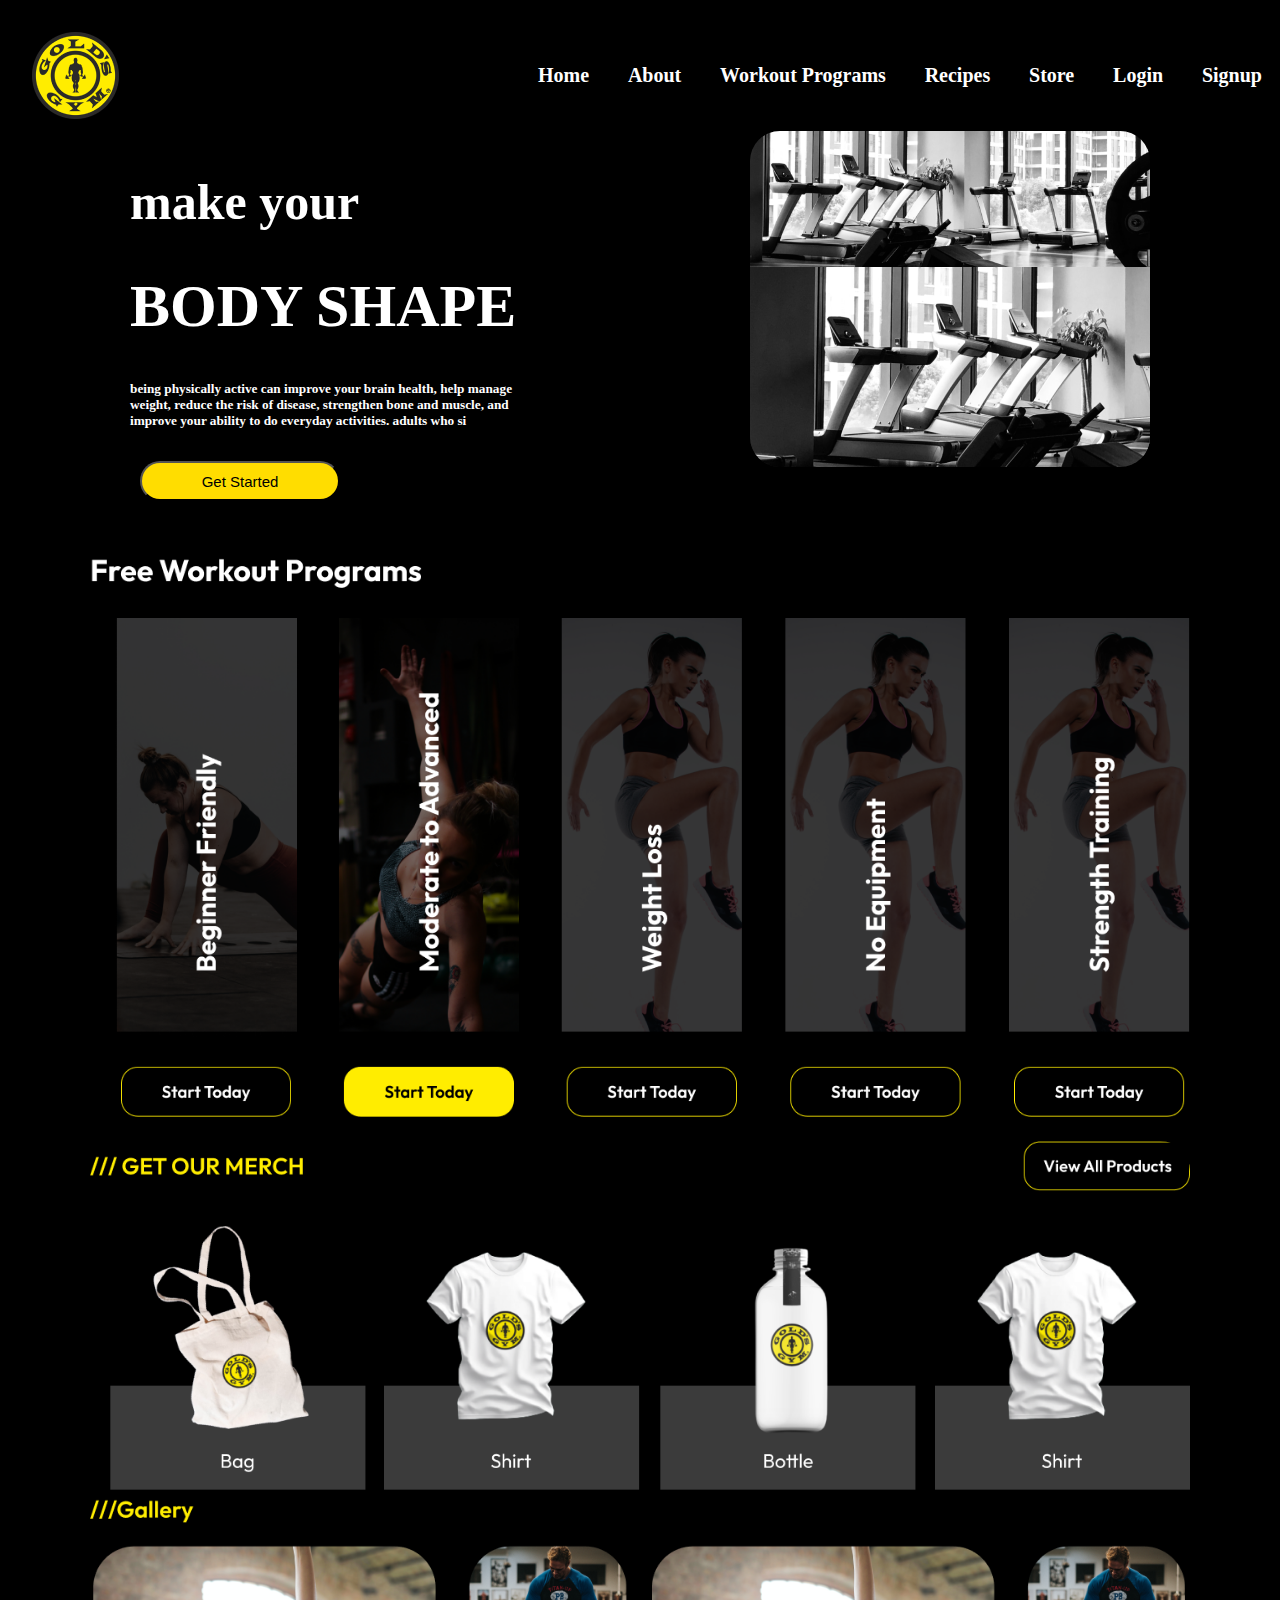
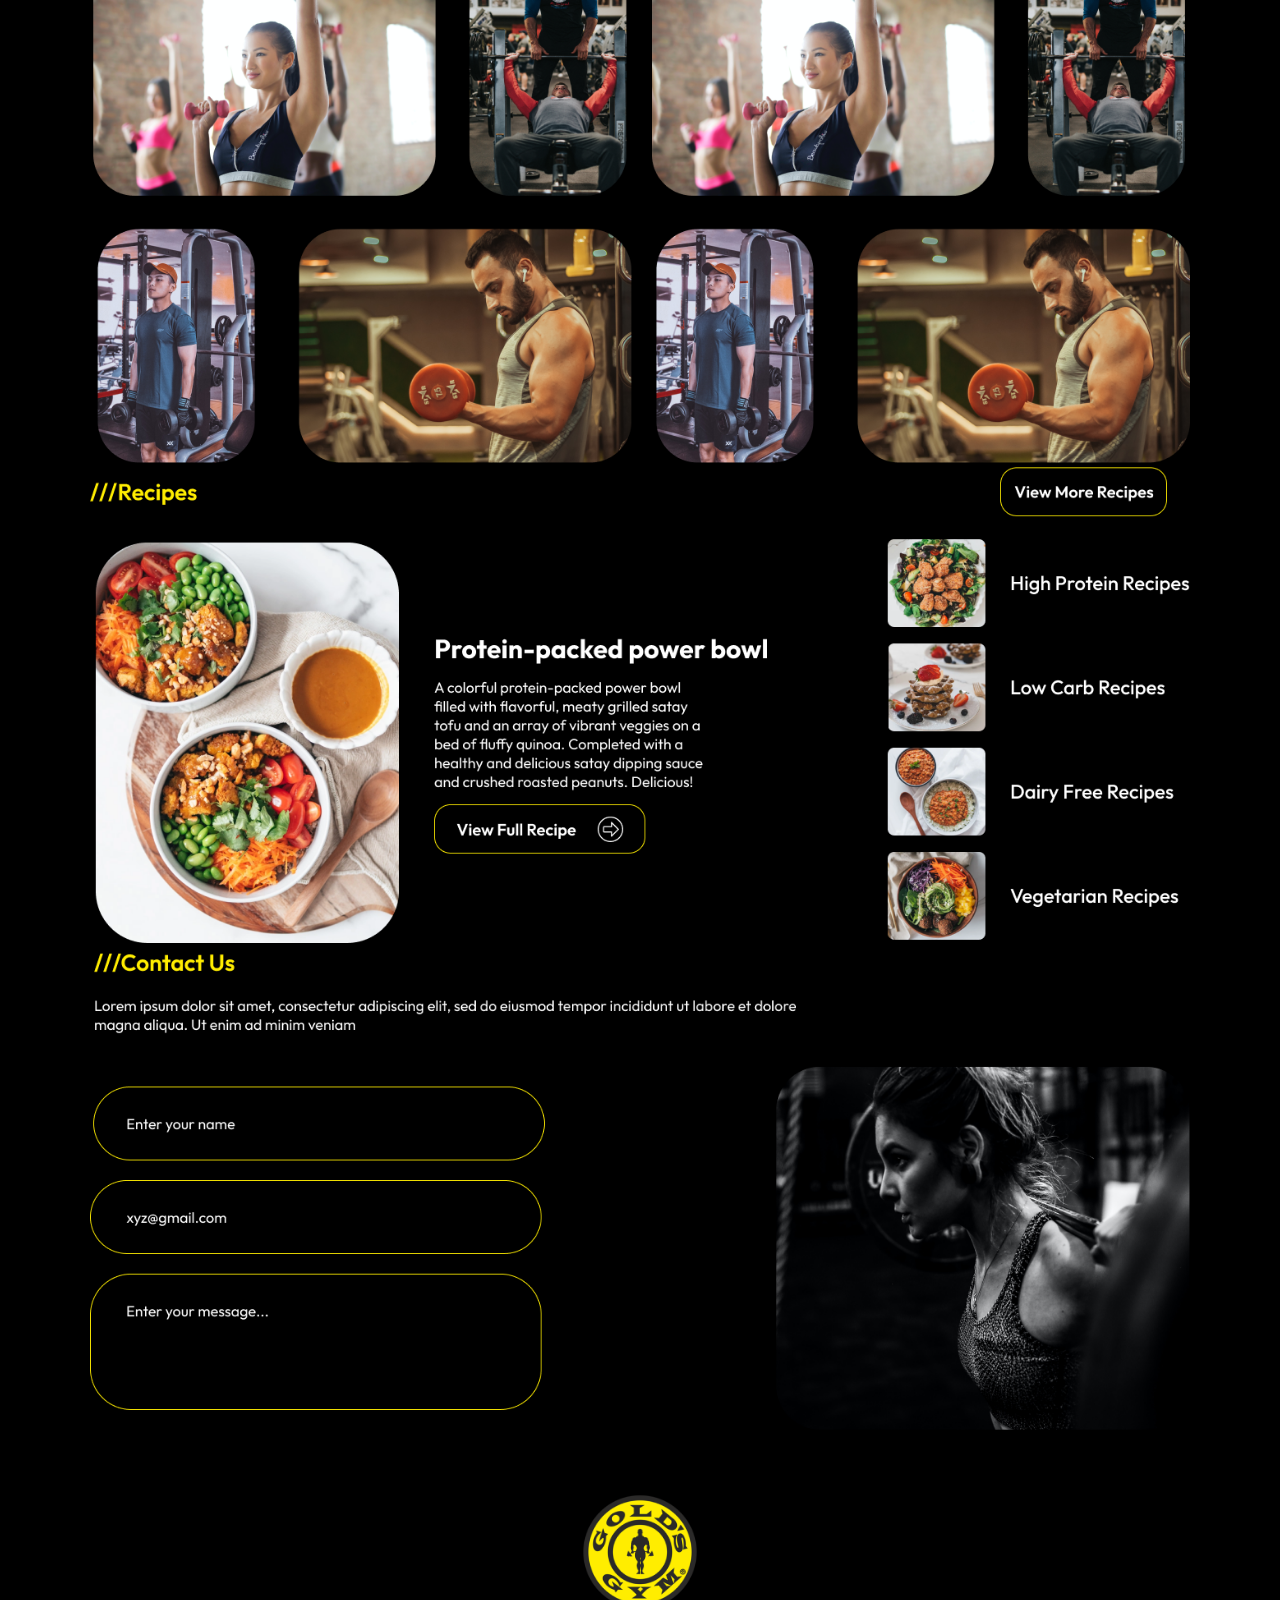
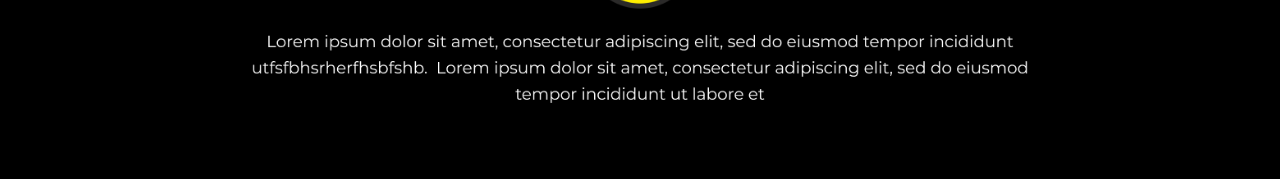
<file: index.html>
<!DOCTYPE html>
<html lang="en">
<head>
    <meta charset="UTF-8">
    <meta name="viewport" content="width=device-width, initial-scale=1.0">
    <title>Document</title>
    <link rel="stylesheet" href="login.css">
</head>
<body>
    <script>
        function toggleMenu() {
            var navLinks = document.getElementById('nav-links');
            navLinks.classList.toggle('show');
        }
    </script>
    <nav class="nav">
        <img src="./assets/gold_s_gym_2008-logo-5B7A8ECB44-seeklogo 1.png" alt="logo" class="a">
        <span class="burger-icon" onclick="toggleMenu()">&#9776;</span>
        <ul class="bar" id="nav-links">
            <li class="t"><a href="index.html" >Home</a></li>
            <li class="t"><a href="about.html">About</a></li>
            <li class="t"><a href="workoutp.html">Workout Programs</a></li>
            <li class="t"><a href="recipe.html">Recipes</a></li>
            <li class="t"><a href="store.html">Store</a></li>
            <li class="t"><a href="home.html">Login</a></li>
            <li class="t"><a href="singup.html">Signup</a></li>
        </ul> 
    </nav>
    <div class="container">
        <div class="text">
            <h2>make your</h2>
            <h1>BODY SHAPE</h1>
            <h5>being physically active can improve your brain health, help manage weight, reduce the risk of disease, strengthen bone 
                and muscle, and improve your ability to do everyday activities. adults who si</h5>
            <button>Get Started</button>
        </div>
        <div class="image">
            <img src="./assets/risen-wang-20jX9b35r_M-unsplash 1.png">
        </div>
    </div>

    <div class="be">
        <img src="./assets/Free workout.png" alt="Image 1">
    </div>
   
    <div class="b">
        <img src="./assets/Group 132.png" alt="Image 2">
        <img src="./assets/Group 33.png" alt="Image 3">
        <img src="./assets/Group 186.png" alt="Image 4">
        <img src="./assets/Group 194.png" alt="Image 5">
        <img src="./assets/Group 203.png" alt="Image 6">
    </div>
   
</body>
</html>
</file>
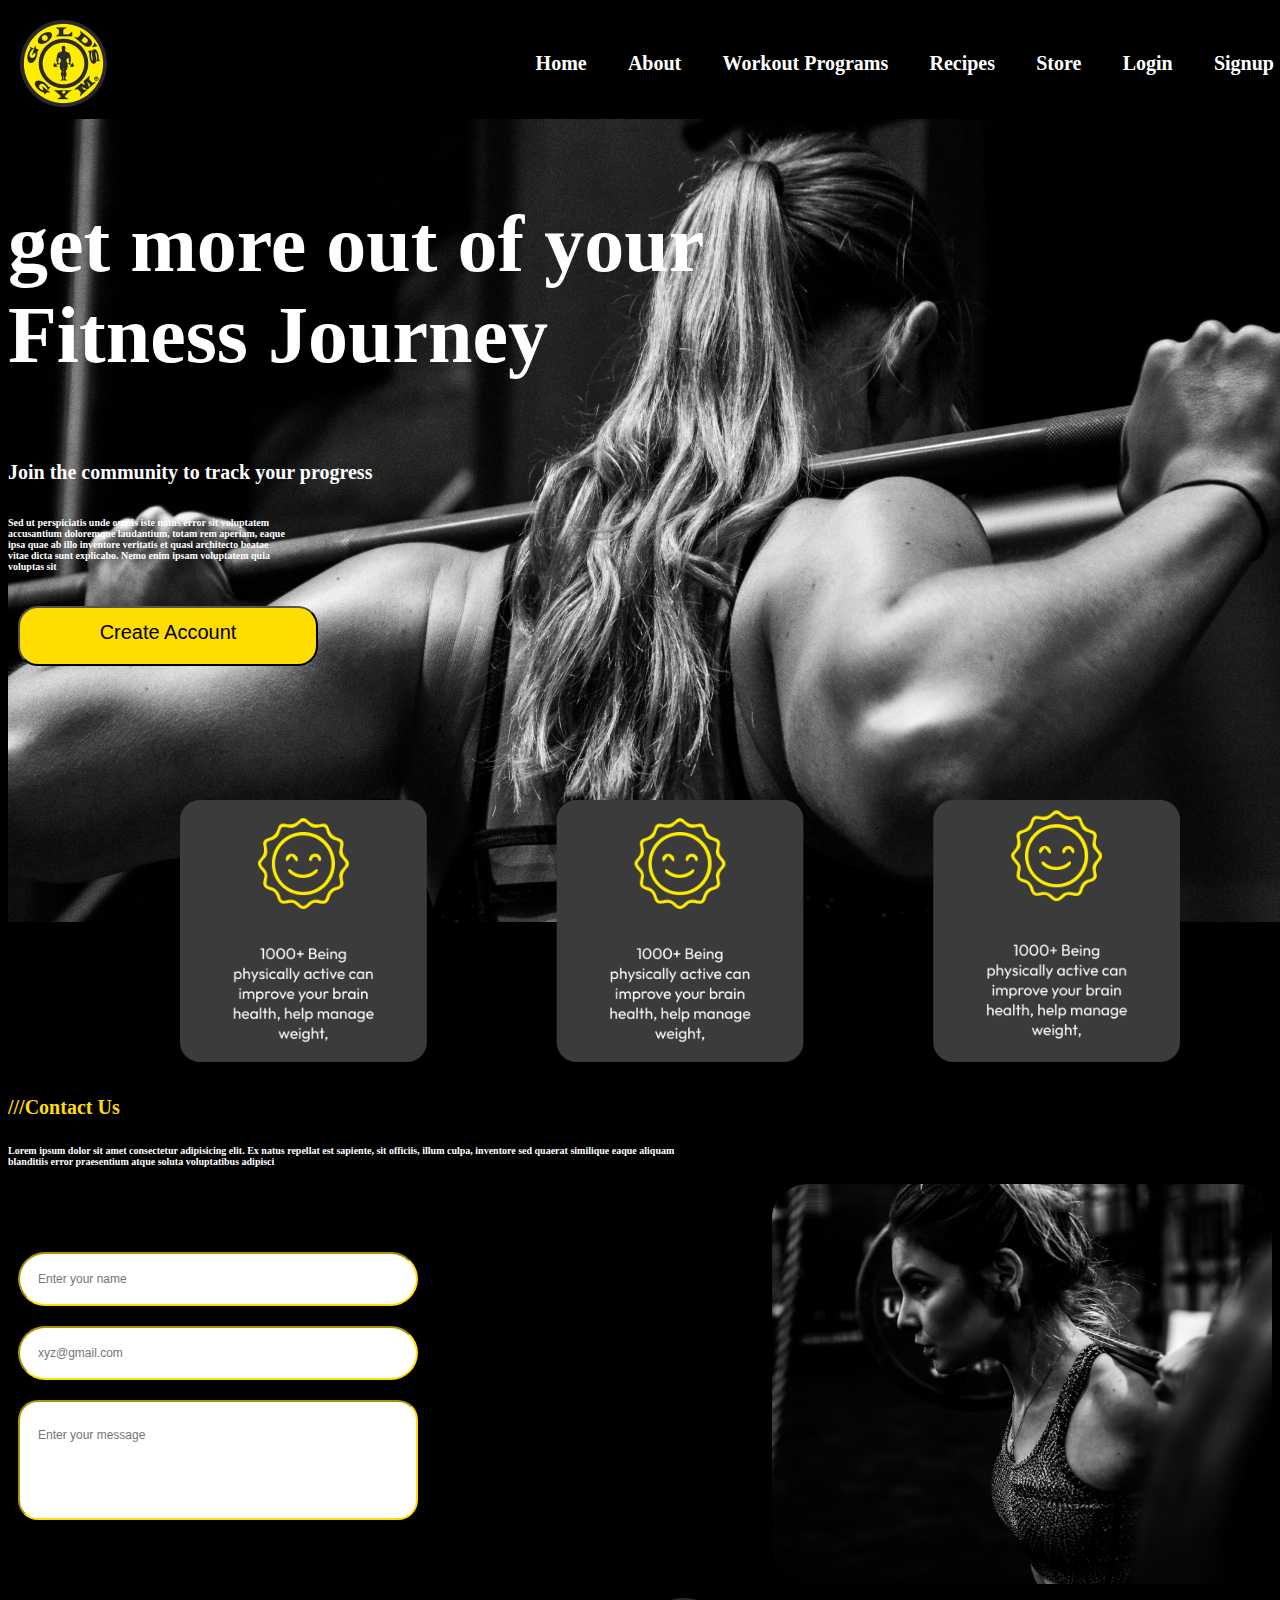
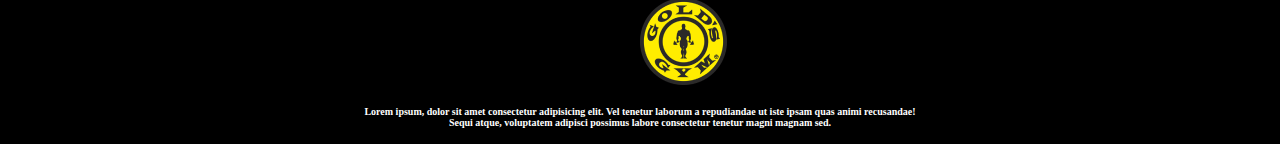
<file: about.html>
<!DOCTYPE html>
<html lang="en">
<head>
    <meta charset="UTF-8">
    <meta name="viewport" content="width=device-width, initial-scale=1.0">
    <title>Document</title>
    <link rel="stylesheet" href="about.css">
</head>
<body>
    <script>
        function toggleMenu() {
            var navLinks = document.getElementById('nav-links');
            navLinks.classList.toggle('show');
        }
    </script>
    <nav class="nav">
        <img src="./assets/gold_s_gym_2008-logo-5B7A8ECB44-seeklogo 1.png" alt="logo" class="a">
        <span class="burger-icon" onclick="toggleMenu()">&#9776;</span>
        <ul class="bar" id="nav-links">
            <li class="t"><a href="index.html" >Home</a></li>
            <li class="t"><a href="about.html">About</a></li>
            <li class="t"><a href="workoutp.html">Workout Programs</a></li>
            <li class="t"><a href="recipe.html">Recipes</a></li>
            <li class="t"><a href="store.html">Store</a></li>
            <li class="t"><a href="home.html">Login</a></li>
            <li class="t"><a href="singup.html">Signup</a></li>
        </ul> 
    </nav>
    <div class="container">
        <h3>get more out of your <br> <b>Fitness Journey </h3>
        <h5>Join the community to track your progress</h5>
        <div>
            <h6>Sed ut perspiciatis unde omnis iste natus error sit voluptatem<br>
                accusantium doloremque laudantium, totam rem aperiam, eaque<br>
                ipsa quae ab illo inventore veritatis et quasi architecto beatae<br>
                vitae dicta sunt explicabo. Nemo enim ipsam voluptatem quia<br>
                voluptas sit</h6>
        </div>
        <button type="submit"> Create Account</button>
    </div>
    <img src="./assets/Group 51.png" class="ima">
    
    <div class="cona">
        <div class="about">
            <h4 style="color: #ffdd00; font-size: 20px;">///Contact Us</h4>
            <h5 style="font-size: 10px; color: white;">Lorem ipsum dolor sit amet consectetur adipisicing elit. Ex natus repellat est sapiente, sit officiis, illum culpa, inventore sed quaerat similique eaque aliquam<br>
                blanditiis error praesentium atque soluta voluptatibus adipisci</h5>
        </div>
        <div class="text"></div>
        <form>
            <label for="name"></label>
            <input type="text" id="name" placeholder="Enter your name" required><br>
            <label for="email"></label>
            <input type="text" id="email" placeholder="xyz@gmail.com" required><br>
            <label for="texta"></label>
            <input type="text" id="texta" placeholder="Enter your message" style="height: 120px; border-radius: 20px; padding-top: 0;padding-bottom: 50px;" required><br>
        </form>
        <div>
            <img src="./assets/Mask group (2).png" width="500px" height="400px" class="fee">
        </div>
    </div>
    <div>
        <img src="./assets/gold_s_gym_2008-logo-5B7A8ECB44-seeklogo 1.png" class="last">
        <h5 style="text-align: center; padding-left: 28%; padding-right: 28%; font-size: 10px;" >Lorem ipsum, dolor sit amet consectetur adipisicing elit. Vel tenetur laborum a repudiandae ut iste ipsam quas animi recusandae! Sequi atque, voluptatem adipisci possimus labore consectetur tenetur magni magnam sed.</h5>
    </div>
</body>
</html>
</file>
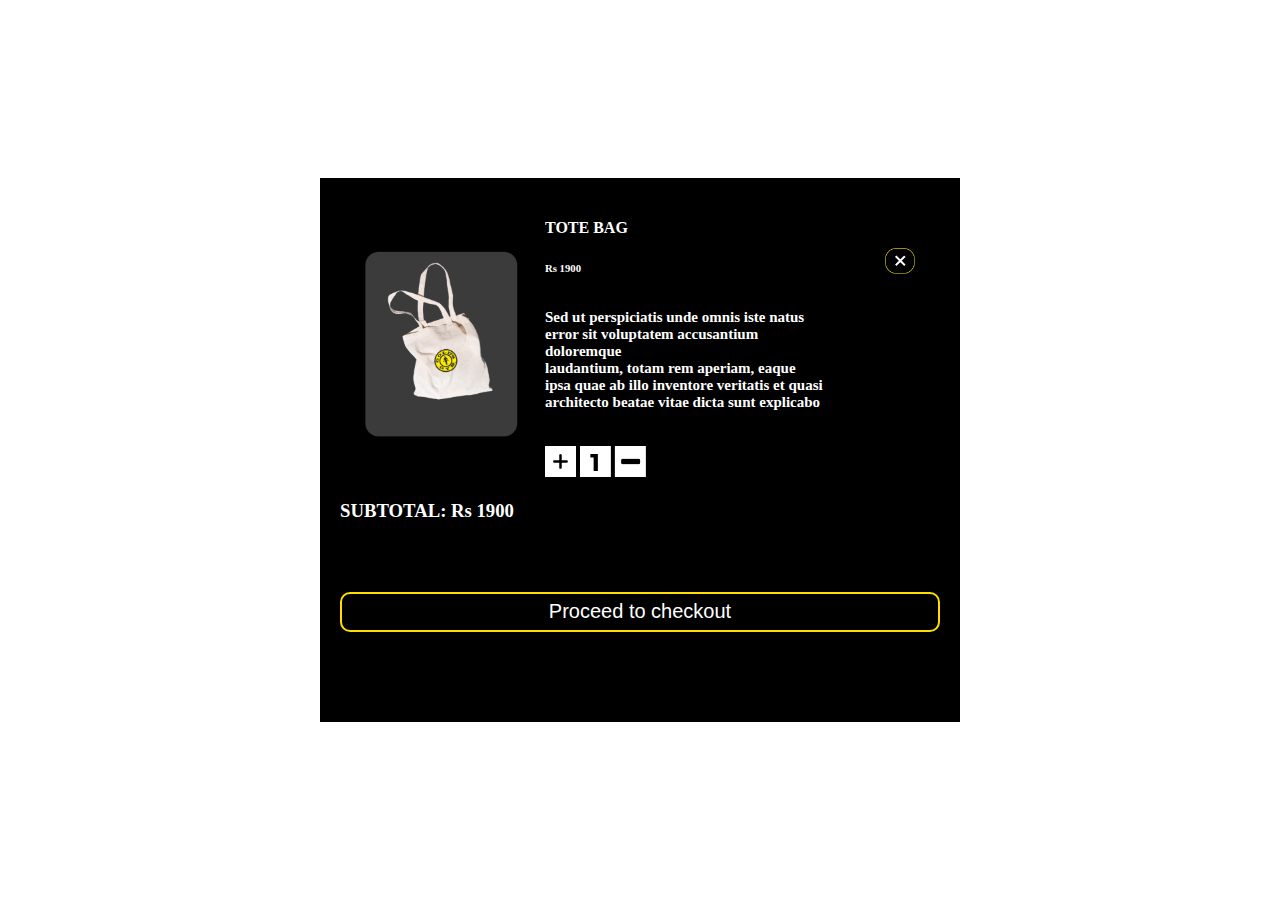
<file: cart.html>
<!DOCTYPE html>
<html lang="en">
<head>
    <meta charset="UTF-8">
    <meta name="viewport" content="width=device-width, initial-scale=1.0">
    <title>Document</title>
    <link rel="stylesheet" href="cart.css">
</head>
<body>
    <div class="container">
        <div class="tees">
            <div class="tote">
                    <img src="./assets/tote.png" class="mat">
                <div class="gt">
                    <h4>TOTE BAG</h4>
                    <h6>Rs 1900</h6>
                    <h6 style="font-size: 15px;">Sed ut perspiciatis unde omnis iste natus error sit voluptatem accusantium doloremque <br>
                        laudantium, totam rem aperiam, eaque ipsa quae ab illo inventore veritatis et quasi <br>
                        architecto beatae vitae dicta sunt explicabo</h6>
                        <img src="./assets/unit.png">
                </div>
            </div>
            <button class="star" width="20px"><a href="store.html"><img src="./assets/x.png" width="30px"></a> </button>
        </div>
        <div>
            <h3 class="price">SUBTOTAL: Rs 1900</h3>
        </div>
    
        <div class="pay">
            <button class="paye"><a href="shop.html">Proceed to checkout</a></button>
        </div>
    </div>

</body>
</html>
</file>
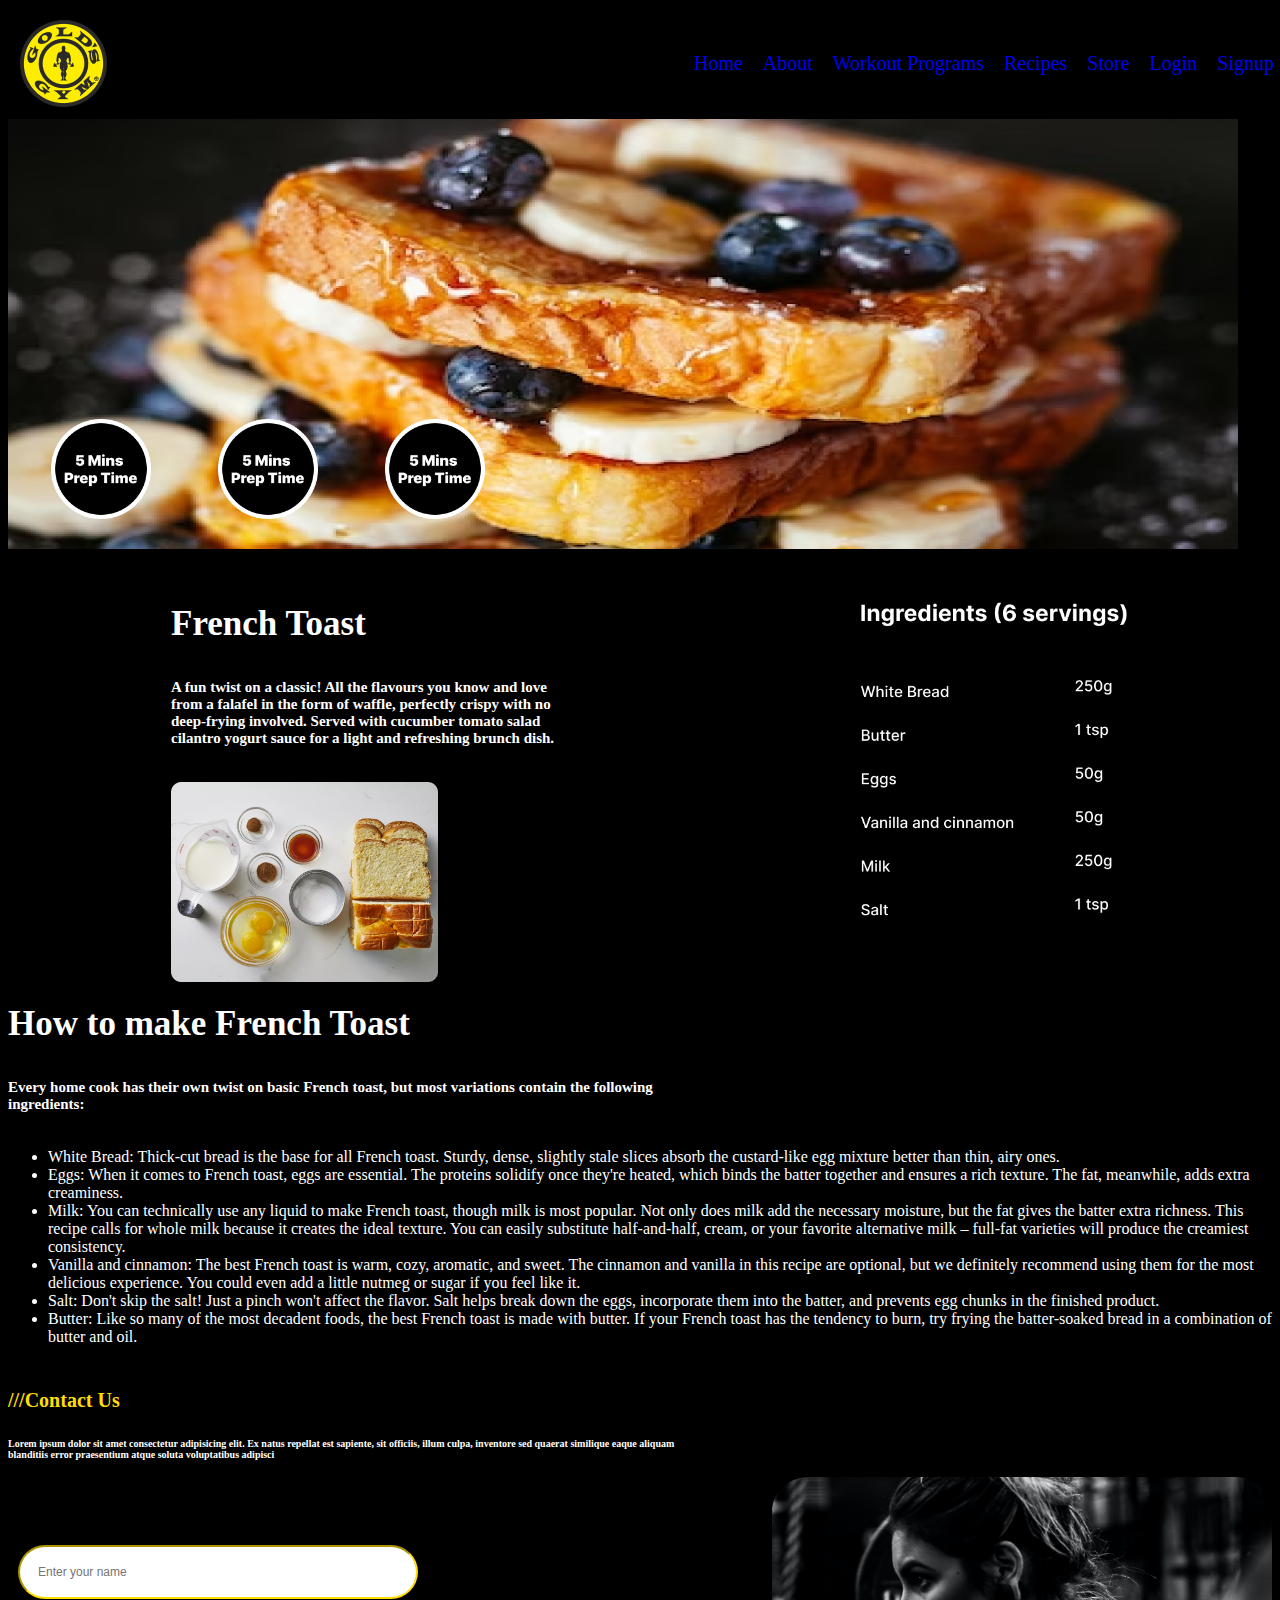
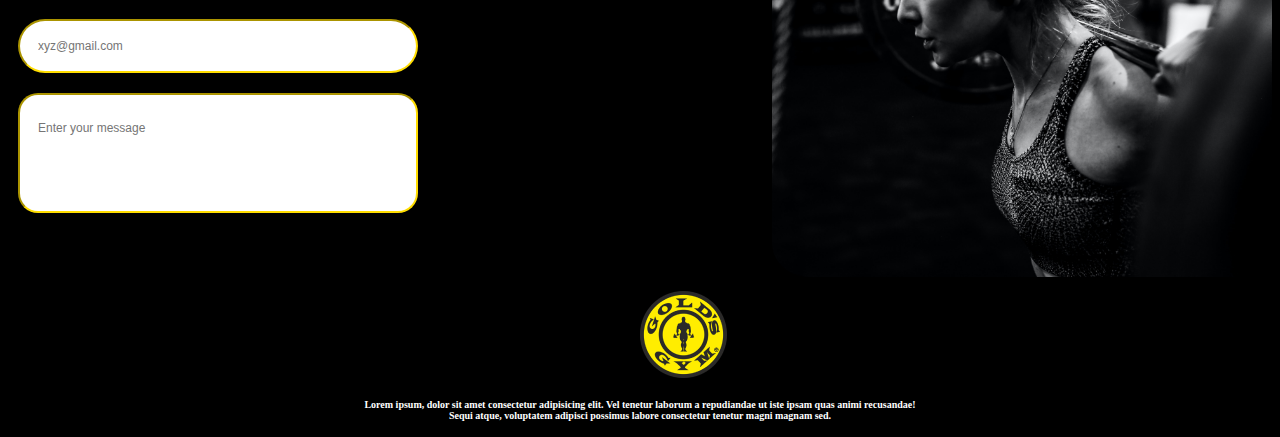
<file: french.html>
<!DOCTYPE html>
<html lang="en">
<head>
    <meta charset="UTF-8">
    <meta name="viewport" content="width=device-width, initial-scale=1.0">
    <title>Document</title>
    <link rel="stylesheet" href="french.css">
</head>
<body>
    <script>
        function toggleMenu() {
            var navLinks = document.getElementById('nav-links');
            navLinks.classList.toggle('show');
        }
    </script>
    <nav class="nav">
        <img src="./assets/gold_s_gym_2008-logo-5B7A8ECB44-seeklogo 1.png" alt="logo" class="a">
        <span class="burger-icon" onclick="toggleMenu()">&#9776;</span>
        <ul class="bar" id="nav-links">
            <li class="t"><a href="index.html" >Home</a></li>
            <li class="t"><a href="about.html">About</a></li>
            <li class="t"><a href="workoutp.html">Workout Programs</a></li>
            <li class="t"><a href="recipe.html">Recipes</a></li>
            <li class="t"><a href="store.html">Store</a></li>
            <li class="t"><a href="home.html">Login</a></li>
            <li class="t"><a href="singup.html">Signup</a></li>
        </ul> 
    </nav>
    <div class="prep">
        <img src="./assets/french.png" height="430px" width="1230px" class="se">
        <div class="con">
            <div class="f1">
                <img src="./assets/Group 368.png" width="100px">
            </div>
            <div class="f2">
                <img src="./assets/Group 368.png" width="100px" >
            </div>
            <div class="f3">
                <img src="./assets/Group 368.png" width="100px">
            </div>
        </div>
    </div>

    <div class="des">
        <div class="des1">
            <h3 style="font-size: 35px;">French Toast</h3>
            <h6 style="font-size: 15px;">A fun twist on a classic! All the flavours you know and love<br>
                from a falafel in the form of waffle, perfectly crispy with no<br>
                deep-frying involved. Served with cucumber tomato salad<br>
                cilantro yogurt sauce for a light and refreshing brunch dish.</h6>
                <img src="./assets/image 42.png" height="200px ">
        </div>
        <div class="des2">
            <img src="./assets/Group 373.png" height="320px">
        </div>
    </div>

    <div class="step">
        <h3 style="font-size: 35px;">How to make French Toast</h3>
        <h6 style="font-size: 15px;">Every home cook has their own twist on basic French toast, but most variations contain the following <br>
            ingredients:<br></h6>
            <ul>
                <li>	White Bread: Thick-cut bread is the base for all French toast. Sturdy, dense, slightly stale slices absorb the custard-like egg mixture better than thin, airy ones. </li>
                <li>	Eggs: When it comes to French toast, eggs are essential. The proteins solidify once they're heated, which binds the batter together and ensures a rich texture. The fat, meanwhile, adds extra creaminess. </li>
                <li>	Milk: You can technically use any liquid to make French toast, though milk is most popular. Not only does milk add the necessary moisture, but the fat gives the batter extra richness. This recipe calls for whole milk because it creates the ideal texture. You can easily substitute half-and-half, cream, or your favorite alternative milk – full-fat varieties will produce the creamiest consistency.</li>
                <li>	Vanilla and cinnamon: The best French toast is warm, cozy, aromatic, and sweet. The cinnamon and vanilla in this recipe are optional, but we definitely recommend using them for the most delicious experience. You could even add a little nutmeg or sugar if you feel like it. </li>
                <li>	Salt: Don't skip the salt! Just a pinch won't affect the flavor. Salt helps break down the eggs, incorporate them into the batter, and prevents egg chunks in the finished product. </li>
                <li>	Butter: Like so many of the most decadent foods, the best French toast is made with butter. If your French toast has the tendency to burn, try frying the batter-soaked bread in a combination of butter and oil.</li>
            </ul>
    </div>

    <div class="cona">
        <div class="about">
            <h4 style="color: #ffdd00; font-size: 20px;">///Contact Us</h4>
            <h5 style="font-size: 10px; color: white;">Lorem ipsum dolor sit amet consectetur adipisicing elit. Ex natus repellat est sapiente, sit officiis, illum culpa, inventore sed quaerat similique eaque aliquam<br>
                blanditiis error praesentium atque soluta voluptatibus adipisci</h5>
        </div>
        <div class="text"></div>
        <form>
            <label for="name"></label>
            <input type="text" id="name" placeholder="Enter your name" required><br>
            <label for="email"></label>
            <input type="text" id="email" placeholder="xyz@gmail.com" required><br>
            <label for="texta"></label>
            <input type="text" id="texta" placeholder="Enter your message" style="height: 120px; border-radius: 20px; padding-top: 0;padding-bottom: 50px;" required><br>
            
        </form>
        <div>
            <img src="./assets/Mask group (2).png" width="500px" height="400px" class="fee">
        </div>
    </div>
    <div>
        <img src="./assets/gold_s_gym_2008-logo-5B7A8ECB44-seeklogo 1.png" class="last">
        <h5 style="text-align: center; padding-left: 28%; padding-right: 28%; font-size: 10px;" >Lorem ipsum, dolor sit amet consectetur adipisicing elit. Vel tenetur laborum a repudiandae ut iste ipsam quas animi recusandae! Sequi atque, voluptatem adipisci possimus labore consectetur tenetur magni magnam sed.</h5>
    </div>

    
</body>
</html>
</file>
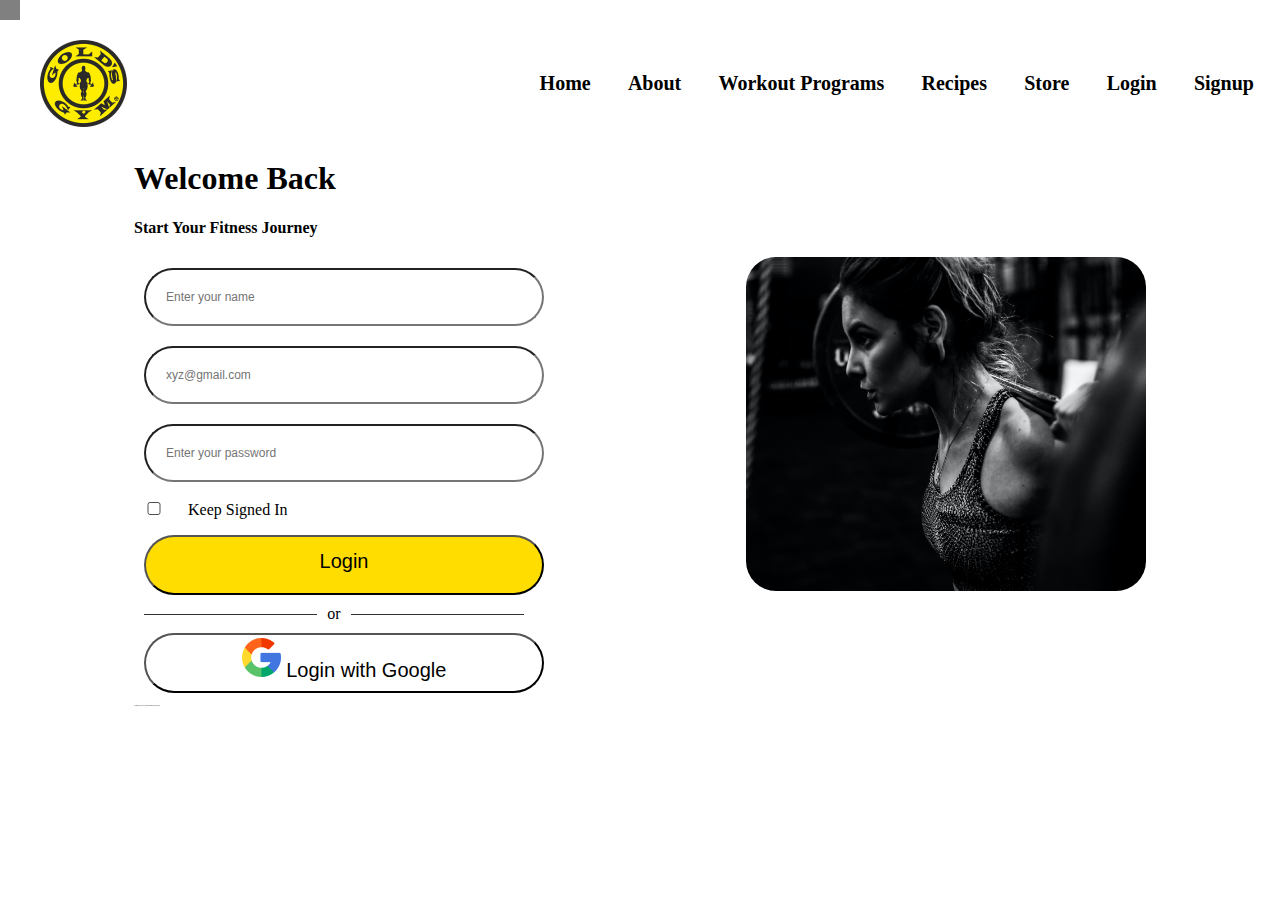
<file: home.html>
<!DOCTYPE html>
<html lang="en">
<head>
    <meta charset="UTF-8">
    <meta name="viewport" content="width=device-width, initial-scale=1.0">
    <title>Responsive Design</title>
    <link rel="stylesheet" href="home.css">
</head>
<body>
    <script>
        function toggleMenu() {
            var navLinks = document.getElementById('nav-links');
            navLinks.classList.toggle('show');
        }
    </script>
    <nav class="nav">
        <img src="./assets/gold_s_gym_2008-logo-5B7A8ECB44-seeklogo 1.png" alt="logo" class="a">
        <span class="burger-icon" onclick="toggleMenu()">&#9776;</span>
        <ul class="bar" id="nav-links">
            <li class="t"><a href="index.html">Home</a></li>
            <li class="t"><a href="about.html">About</a></li>
            <li class="t"><a href="workoutp.html">Workout Programs</a></li>
            <li class="t"><a href="recipe.html">Recipes</a></li>
            <li class="t"><a href="store.html">Store</a></li>
            <li class="t"><a href="home.html">Login</a></li>
            <li class="t"><a href="singup.html">Signup</a></li>
        </ul> 
    </nav>

    <div class="container">
        <div class="login">
            <h1>Welcome Back</h1>
            <h4>Start Your Fitness Journey</h4>
            <form>
                <label for="name"></label>
                <input type="text" id="name" placeholder="Enter your name" required><br>
                <label for="email"></label>
                <input type="text" id="email" placeholder="xyz@gmail.com" required><br>
                <label for="password"></label>
                <input type="password" id="password" placeholder="Enter your password" required><br>

                <div class="box">
                    <label class="check">
                        <input type="checkbox">
                        <span class="custom"></span>
                        <span class="boxx">Keep Signed In</span>
                    </label>
                </div>

                <button type="submit">Login</button>

                <div class="br">
                    <div class="line"></div>
                    <span>or</span>
                    <div class="line"></div>
                </div>

                <button style="background-color: white;" type="submit">
                    <img src="./assets/image 4.png" alt="Google Icon" width="39px" height="39px">
                    Login with Google
                </button>

                <h6>By signing up, you agree to terms & condition and privacy policy</h6>
            </form>
        </div>

        <div class="image">
            <!-- <img src="./assets/Mask group (2).png" alt="girl"> -->
        </div>
    </div>
</body>
</html>
</file>
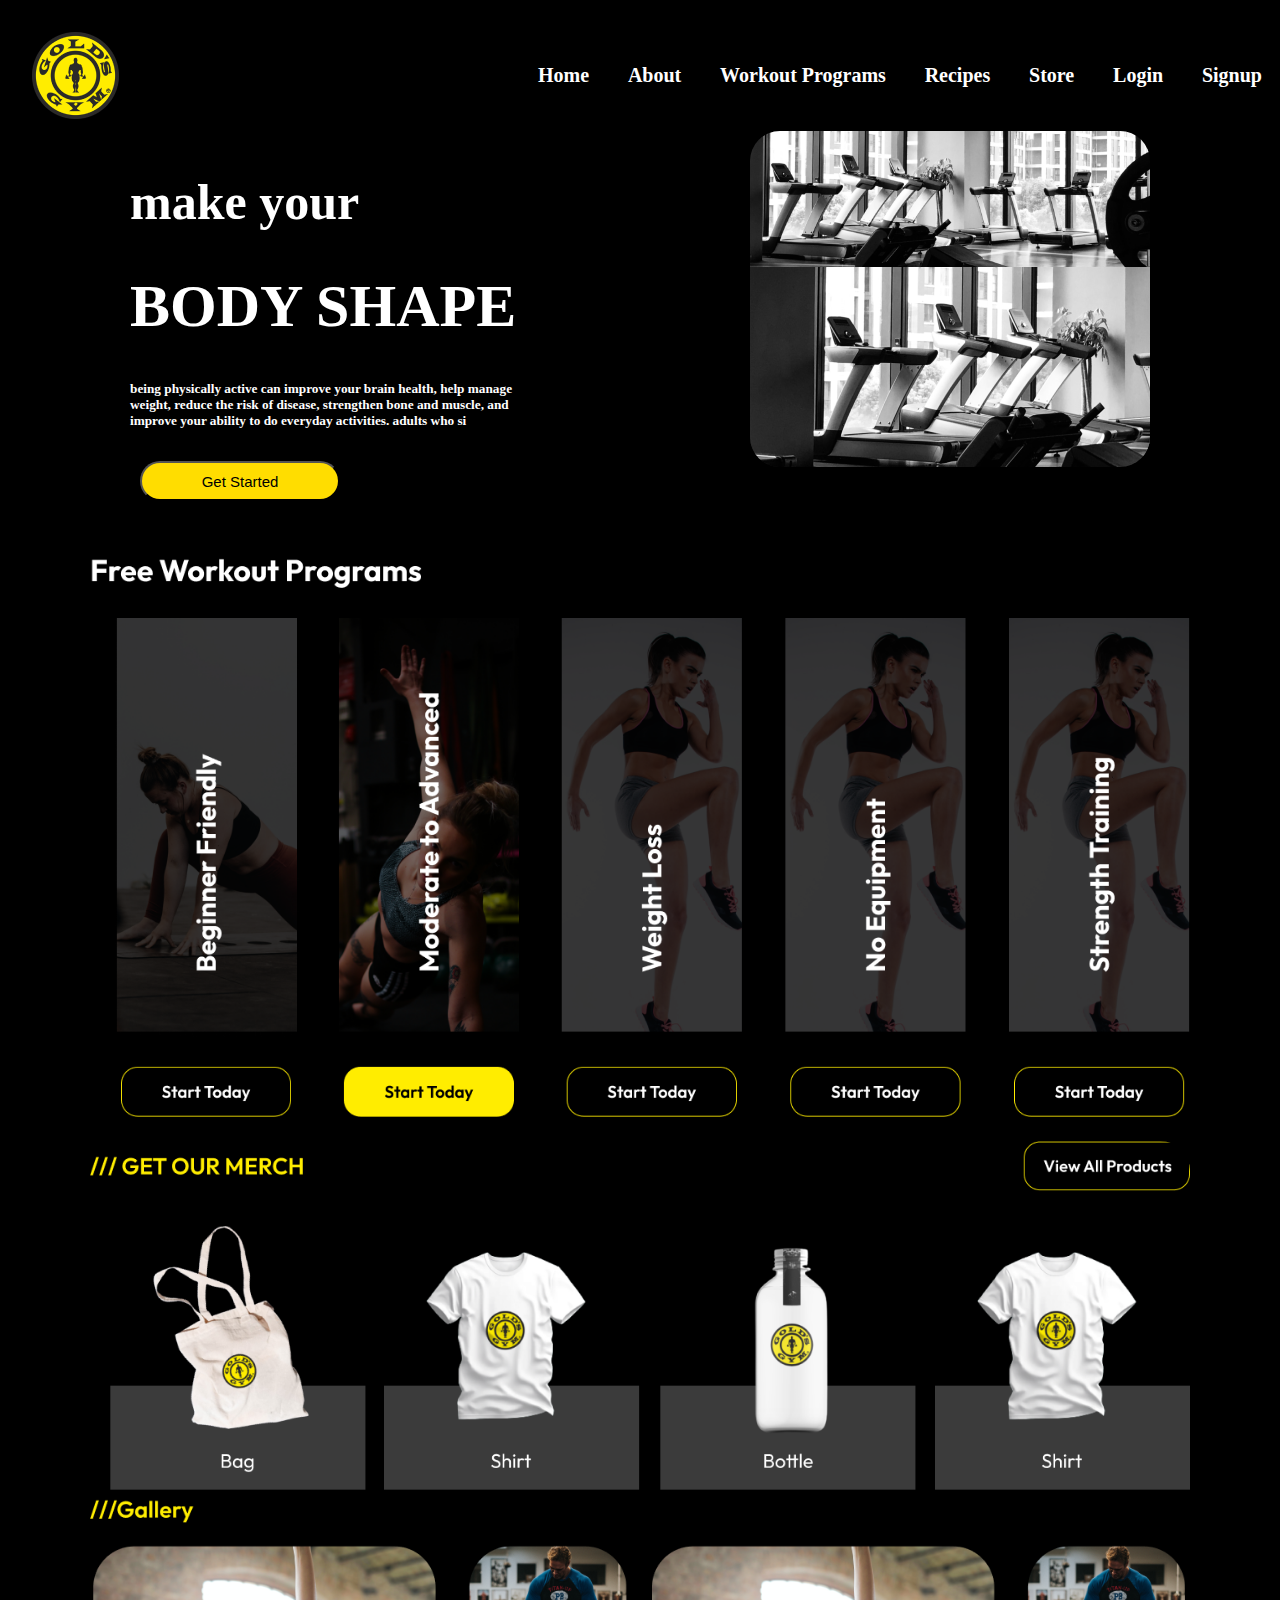
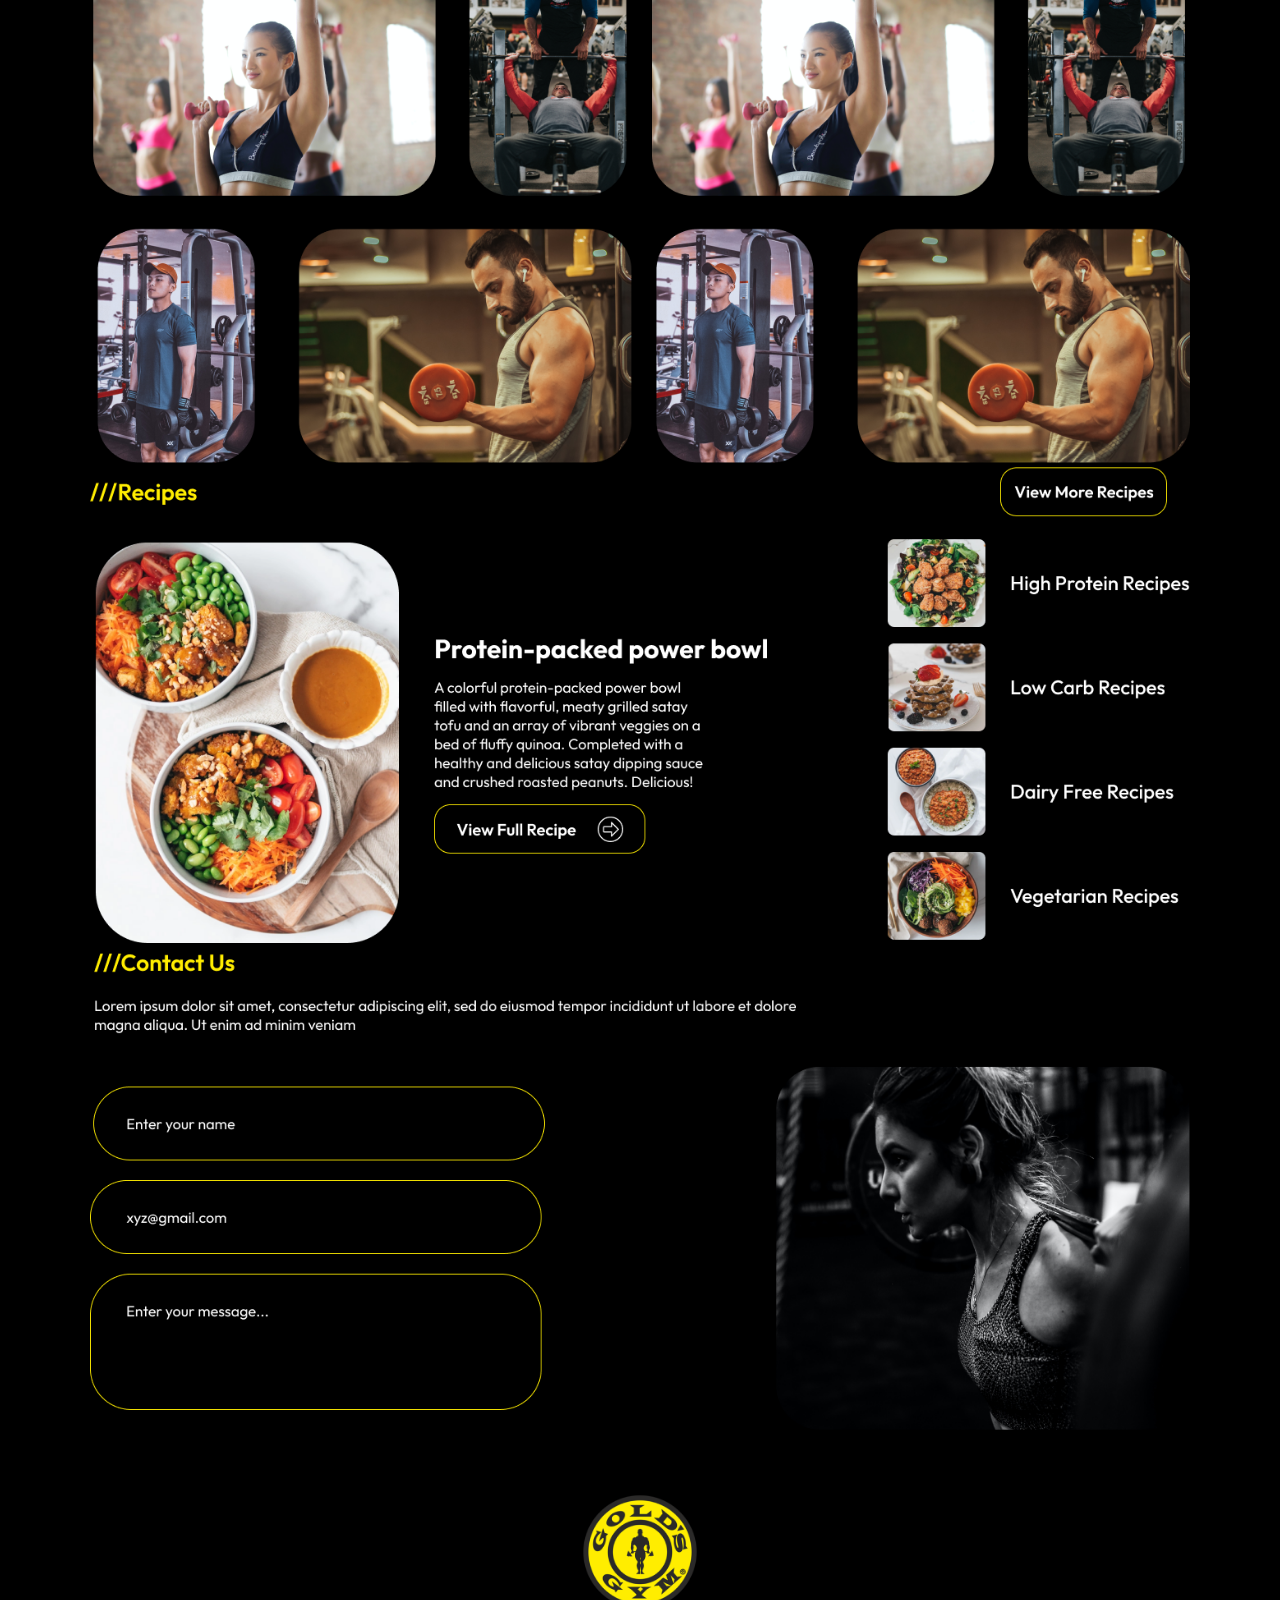
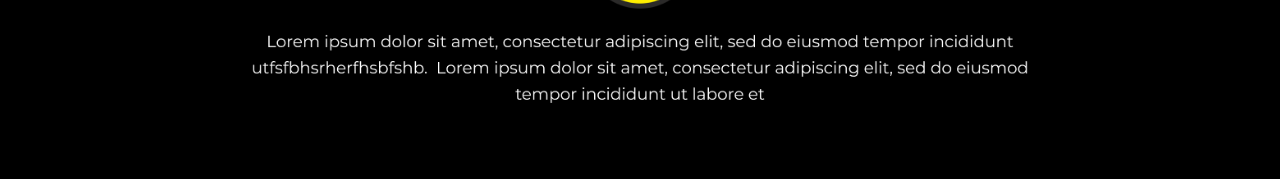
<file: login.html>
<!DOCTYPE html>
<html lang="en">
<head>
    <meta charset="UTF-8">
    <meta name="viewport" content="width=device-width, initial-scale=1.0">
    <title>Document</title>
    <link rel="stylesheet" href="login.css">
</head>
<body>
    <script>
        function toggleMenu() {
            var navLinks = document.getElementById('nav-links');
            navLinks.classList.toggle('show');
        }
    </script>
    <nav class="nav">
        <img src="/assets/gold_s_gym_2008-logo-5B7A8ECB44-seeklogo 1.png" alt="logo" class="a">
        <span class="burger-icon" onclick="toggleMenu()">&#9776;</span>
        <ul class="bar" id="nav-links">
            <li class="t"><a href="login.html" >Home</a></li>
            <li class="t"><a href="about.html">About</a></li>
            <li class="t"><a>Workout Programs</a></li>
            <li class="t"><a href="recipe.html">Recipes</a></li>
            <li class="t"><a>Store</a></li>
            <li class="t"><a href="home.html">Login</a></li>
            <li class="t"><a href="singup.html">Signup</a></li>
        </ul> 
    </nav>
    <div class="container">
        <div class="text">
            <h2>make your</h2>
            <h1>BODY SHAPE</h1>
            <h5>being physically active can improve your brain health, help manage weight, reduce the risk of disease, strengthen bone 
                and muscle, and improve your ability to do everyday activities. adults who si</h5>
            <button>Get Started</button>
        </div>
        <div class="image">
            <img src="./assets/risen-wang-20jX9b35r_M-unsplash 1.png">
        </div>
    </div>

    <div class="be">
        <img src="./assets/Free workout.png" alt="Image 1">
    </div>
   
    <div class="b">
        <img src="./assets/Group 132.png" alt="Image 2">
        <img src="./assets/Group 33.png" alt="Image 3">
        <img src="./assets/Group 186.png" alt="Image 4">
        <img src="/assets/Group 194.png" alt="Image 5">
        <img src="./assets/Group 203.png" alt="Image 6">
    </div>
   
</body>
</html>
</file>
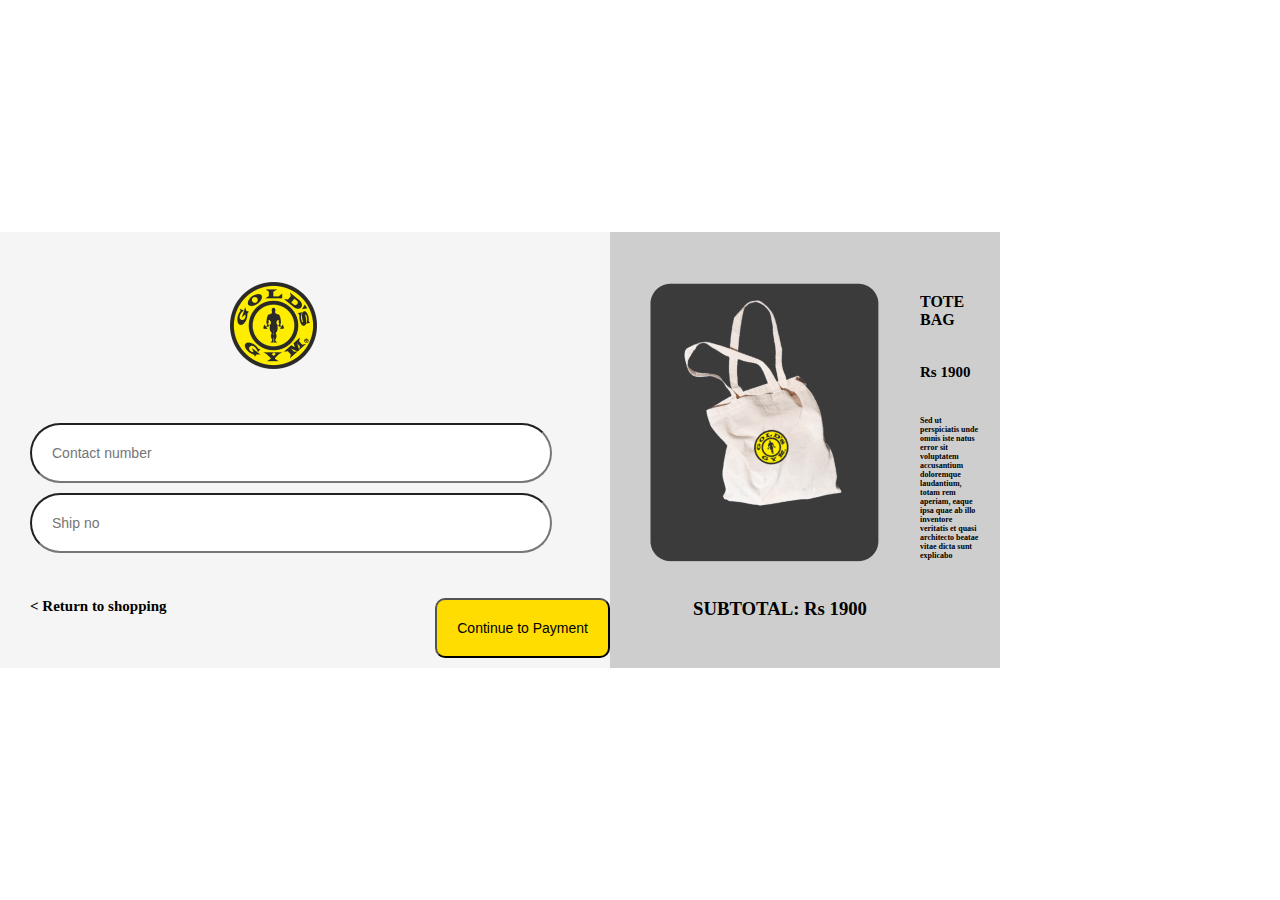
<file: payment.html>
<!DOCTYPE html>
<html lang="en">
<head>
    <meta charset="UTF-8">
    <meta name="viewport" content="width=device-width, initial-scale=1.0">
    <title>Document</title>
    <link rel="stylesheet" href="payment.css">
</head>
<body>
    <div class="container">
        
        <div class="can">
            <div class="form">
                <img src="./assets/gold_s_gym_2008-logo-5B7A8ECB44-seeklogo 1.png" alt="Logo" class="logo"/>
                <!-- Form Fields -->
                <div class="long">
                    <label for="name"></label>
                <input type="text" id="name" placeholder="Contact number" required>
                </div>
    
                <div class="long">
                    <label for="name"></label>
                <input type="text" id="name" placeholder="Ship no" required >
                </div>

                    <div class="rat">
                        <button class="paye"><a href="thanks.html">Continue to Payment</a></button>
                    <h6 class="me"><a href="store.html"> < Return to shopping </a></h6>
                    </div>
        </div>
    
    
        <div class="summary">
            <div class="container">
                <div class="tees">
                    <div class="tote">
                            <img src="./assets/tote.png" class="mat">
                        <div class="gt">
                            <h4>TOTE BAG</h4>
                            <h6>Rs 1900</h6>
                            <h6 style="font-size: 8px;">Sed ut perspiciatis unde omnis iste natus error sit voluptatem accusantium doloremque <br>
                                laudantium, totam rem aperiam, eaque ipsa quae ab illo inventore veritatis et quasi <br>
                                architecto beatae vitae dicta sunt explicabo</h6>

                        </div>
                        
                    </div>
                    <div>
                        <h3 style="padding-right: 60px;">SUBTOTAL: Rs 1900</h3>
                    </div>
                </div>
                
        </div>
    </div>
        </div>
    </div>
    
</body>
</html>
</file>
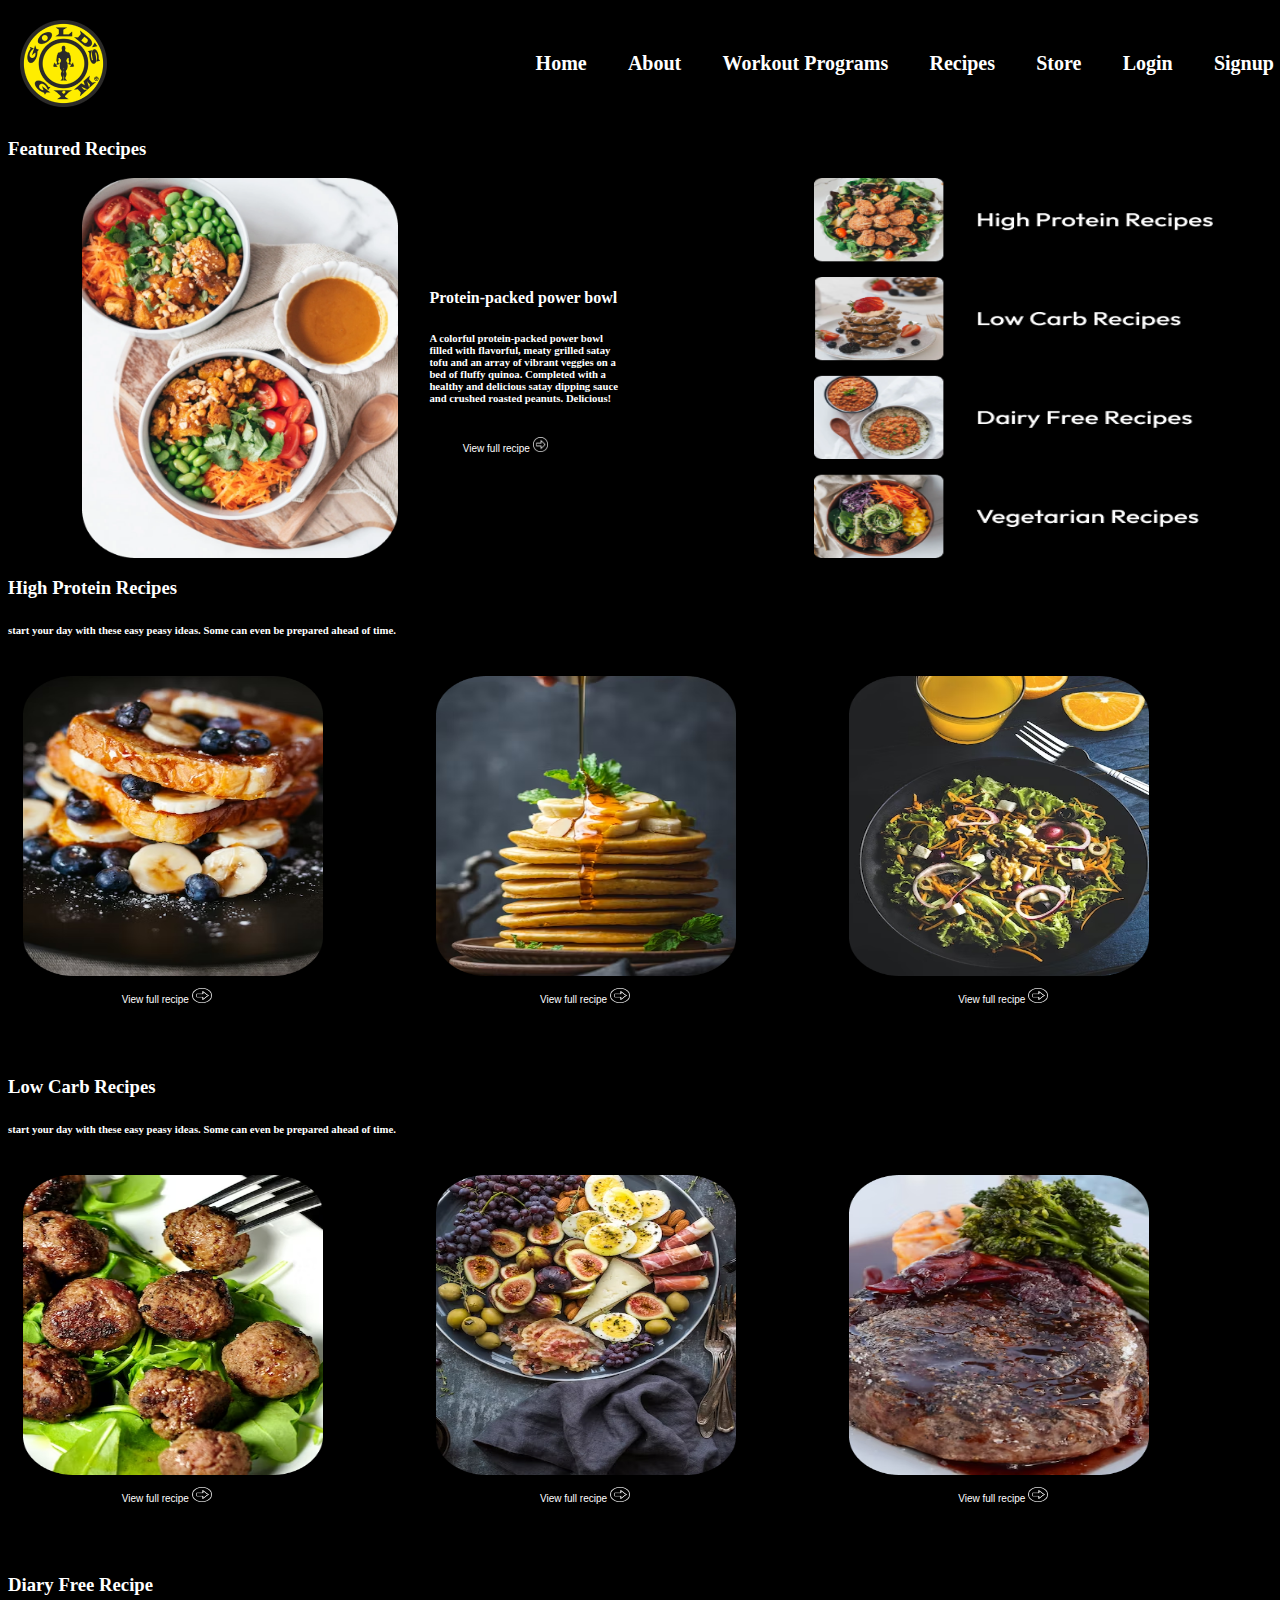
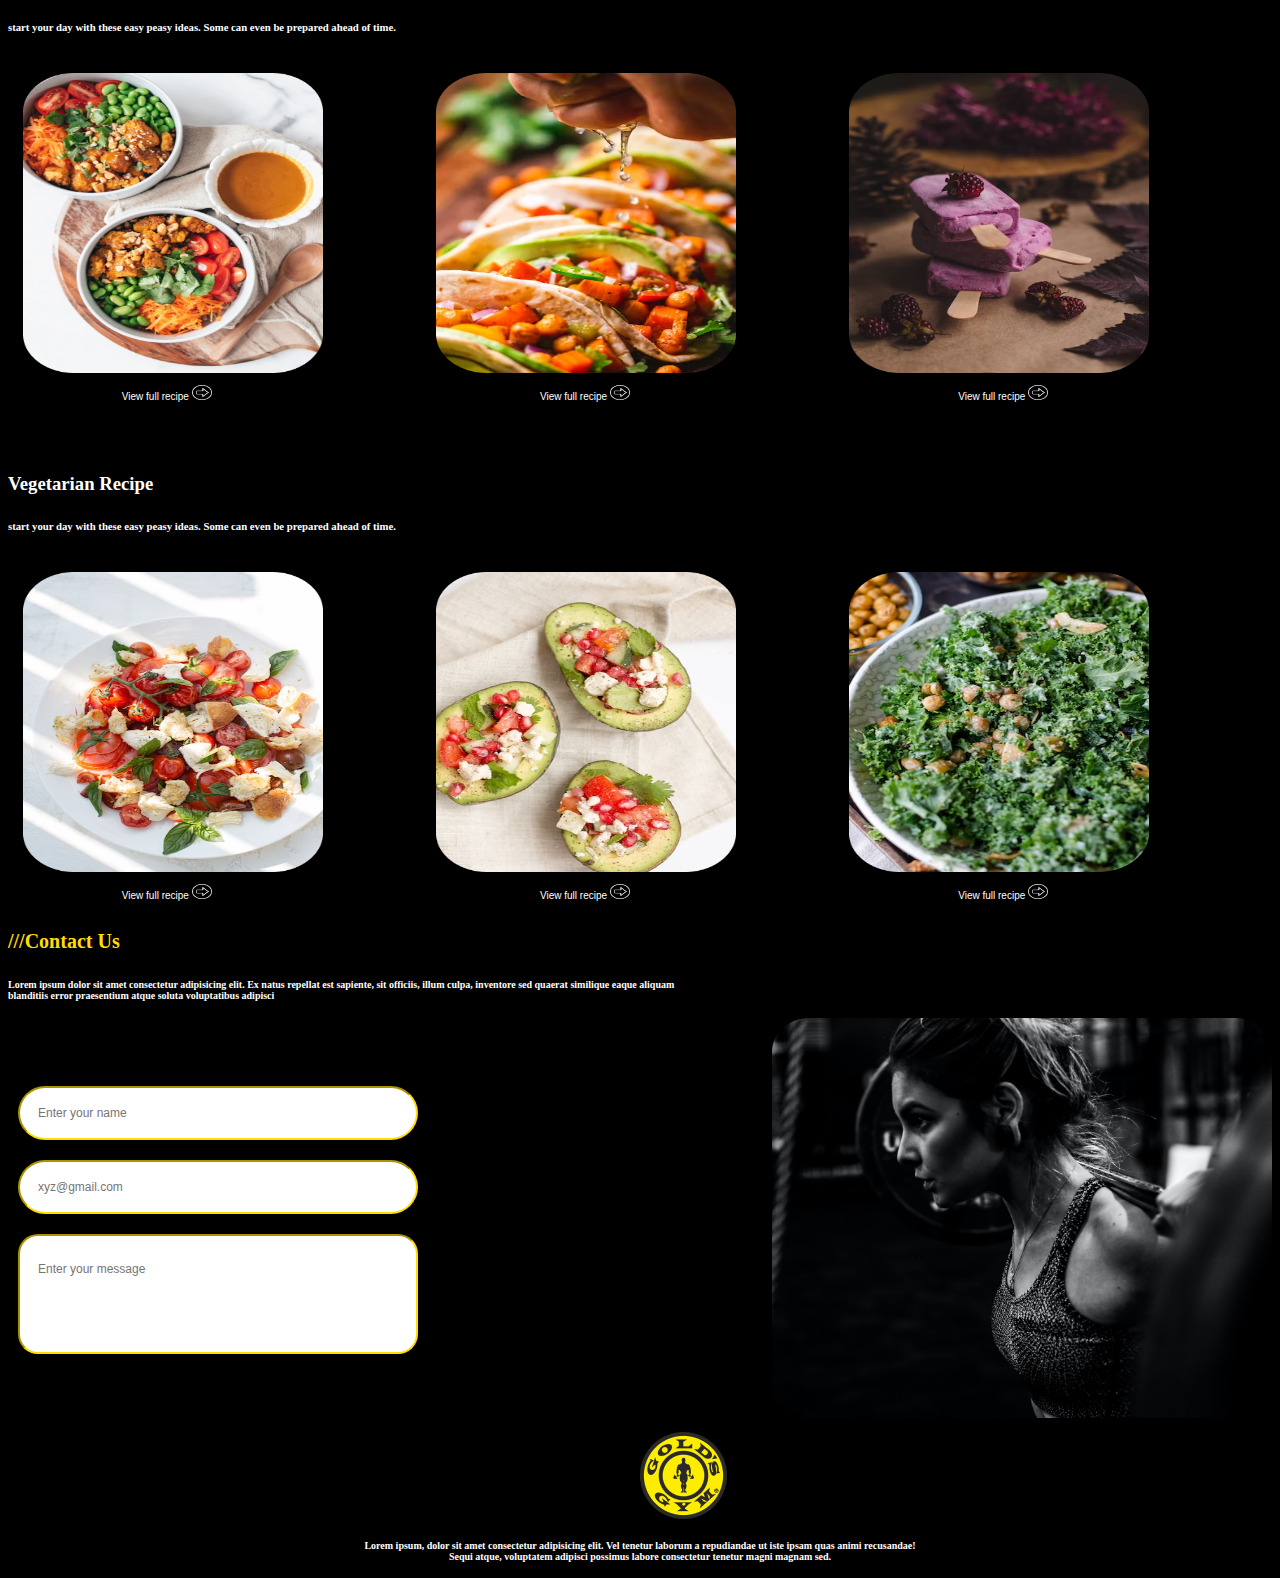
<file: recipe.html>
<!DOCTYPE html>
<html lang="en">
<head>
    <meta charset="UTF-8">
    <meta name="viewport" content="width=device-width, initial-scale=1.0">
    <title>Document</title>
    <link rel="stylesheet" href="recipe.css">
</head>
<body>
    <script>
        function toggleMenu() {
            var navLinks = document.getElementById('nav-links');
            navLinks.classList.toggle('show');
        }
    </script>
    <nav class="nav">
        <img src="./assets/gold_s_gym_2008-logo-5B7A8ECB44-seeklogo 1.png" alt="logo" class="a">
        <span class="burger-icon" onclick="toggleMenu()">&#9776;</span>
        <ul class="bar" id="nav-links">
            <li class="t"><a href="index.html" >Home</a></li>
            <li class="t"><a href="about.html">About</a></li>
            <li class="t"><a href="workoutp.html">Workout Programs</a></li>
            <li class="t"><a href="recipe.html">Recipes</a></li>
            <li class="t"><a href="store.html">Store</a></li>
            <li class="t"><a href="home.html">Login</a></li>
            <li class="t"><a href="singup.html">Signup</a></li>
        </ul> 
    </nav>
    <h3>Featured Recipes</h3>
    <div class="container">
        <div class="can">
            <img src="./assets/food.png" class="food" height="380px">
            <div class="texts">
                <h4>Protein-packed power bowl</h4>
                <h6>A colorful protein-packed power bowl<br>
                    filled with flavorful, meaty grilled satay<br>
                    tofu and an array of vibrant veggies on a<br>
                    bed of fluffy quinoa. Completed with a<br>
                    healthy and delicious satay dipping sauce<br>
                    and crushed roasted peanuts. Delicious!</h6>
                    <button> <a href="french.html">View full recipe</a>  <img src="./assets/2883409 1.png" height="15px" width="15px"></button>
            </div>
        </div>
        <img src="./assets/Group 192.png" class="imagee" height="180px">
    </div>
    <div class="recipe1">
        <h3>High Protein Recipes</h3>
        <h6>start your day with these easy peasy ideas. Some can even be prepared ahead of time.</h6>
        <div class="con">
            <div class="f1">
                <img src="./assets/f1.png" width="300px" height="300px">
                <button style="margin-left: 30px;" ><a href="french.html">View full recipe</a>  <img src="./assets/2883409 1.png" height="15px" width="20px"></button>
            </div>
            <div class="f2">
                <img src="./assets/f2.png " width="300px" height="300px">
                <button style="margin-left: 35px;">View full recipe  <img src="./assets/2883409 1.png" height="15px" width="20px"></button>
            </div>
            <div class="f3">
                <img src="./assets/f3.png" width="300px" height="300px">
                <button style="margin-left: 40px;">View full recipe  <img src="./assets/2883409 1.png" height="15px" width="20px"></button>
            </div>
        </div>
    </div>

    <div class="recipe1">
        <h3>Low Carb Recipes</h3>
        <h6>start your day with these easy peasy ideas. Some can even be prepared ahead of time.</h6>
        <div class="con">
            <div class="f1">
                <img src="./assets/buns.png" width="300px" height="300px">
                <button style="margin-left: 30px;" ><a href="french.html">View full recipe</a>  <img src="./assets/2883409 1.png" height="15px" width="20px"></button>
            </div>
            <div class="f2">
                <img src="./assets/fruit.png" width="300px" height="300px">
                <button style="margin-left: 35px;">View full recipe  <img src="./assets/2883409 1.png" height="15px" width="20px"></button>
            </div>
            <div class="f3">
                <img src="./assets/meat.png" width="300px" height="300px">
                <button style="margin-left: 40px;">View full recipe  <img src="./assets/2883409 1.png" height="15px" width="20px"></button>
            </div>
        </div>
    </div>

    <div class="recipe1">
        <h3>Diary Free Recipe</h3>
        <h6>start your day with these easy peasy ideas. Some can even be prepared ahead of time.</h6>
        <div class="con">
            <div class="f1">
                <img src="./assets/food.png" width="300px" height="300px">
                <button style="margin-left: 30px;" ><a href="french.html">View full recipe</a>  <img src="./assets/2883409 1.png" height="15px" width="20px"></button>
            </div>
            <div class="f2">
                <img src="./assets/feat.png" width="300px" height="300px">
                <button style="margin-left: 35px;">View full recipe  <img src="./assets/2883409 1.png" height="15px" width="20px"></button>
            </div>
            <div class="f3">
                <img src="./assets/cake.png" width="300px" height="300px">
                <button style="margin-left: 40px;">View full recipe  <img src="./assets/2883409 1.png" height="15px" width="20px"></button>
            </div>
        </div>
    </div>

    <div class="recipe1">
        <h3>Vegetarian Recipe</h3>
        <h6>start your day with these easy peasy ideas. Some can even be prepared ahead of time.</h6>
        <div class="con">
            <div class="f1">
                <img src="./assets/cherry.png" width="300px" height="300px">
                <button style="margin-left: 30px;" ><a href="french.html">View full recipe</a>  <img src="./assets/2883409 1.png" height="15px" width="20px"></button>
            </div>
            <div class="f2">
                <img src="./assets/pear.png" width="300px" height="300px">
                <button style="margin-left: 35px;">View full recipe  <img src="./assets/2883409 1.png" height="15px" width="20px"></button>
            </div>
            <div class="f3">
                <img src="./assets/ugu.png" width="300px" height="300px">
                <button style="margin-left: 40px;">View full recipe  <img src="./assets/2883409 1.png" height="15px" width="20px"></button>
            </div>
        </div>
    </div>

    <div class="cona">
        <div class="about">
            <h4 style="color: #ffdd00; font-size: 20px;">///Contact Us</h4>
            <h5 style="font-size: 10px; color: white;">Lorem ipsum dolor sit amet consectetur adipisicing elit. Ex natus repellat est sapiente, sit officiis, illum culpa, inventore sed quaerat similique eaque aliquam<br>
                blanditiis error praesentium atque soluta voluptatibus adipisci</h5>
        </div>
        <div class="text"></div>
        <form>
            <label for="name"></label>
            <input type="text" id="name" placeholder="Enter your name" required><br>
            <label for="email"></label>
            <input type="text" id="email" placeholder="xyz@gmail.com" required><br>
            <label for="texta"></label>
            <input type="text" id="texta" placeholder="Enter your message" style="height: 120px; border-radius: 20px; padding-top: 0;padding-bottom: 50px;" required><br>
            
        </form>
        <div>
            <img src="./assets/Mask group (2).png" width="500px" height="400px" class="fee">
        </div>
    </div>
    <div>
        <img src="./assets/gold_s_gym_2008-logo-5B7A8ECB44-seeklogo 1.png" class="last">
        <h5 style="text-align: center; padding-left: 28%; padding-right: 28%; font-size: 10px;" >Lorem ipsum, dolor sit amet consectetur adipisicing elit. Vel tenetur laborum a repudiandae ut iste ipsam quas animi recusandae! Sequi atque, voluptatem adipisci possimus labore consectetur tenetur magni magnam sed.</h5>
    </div>
</body>
</html>
</file>
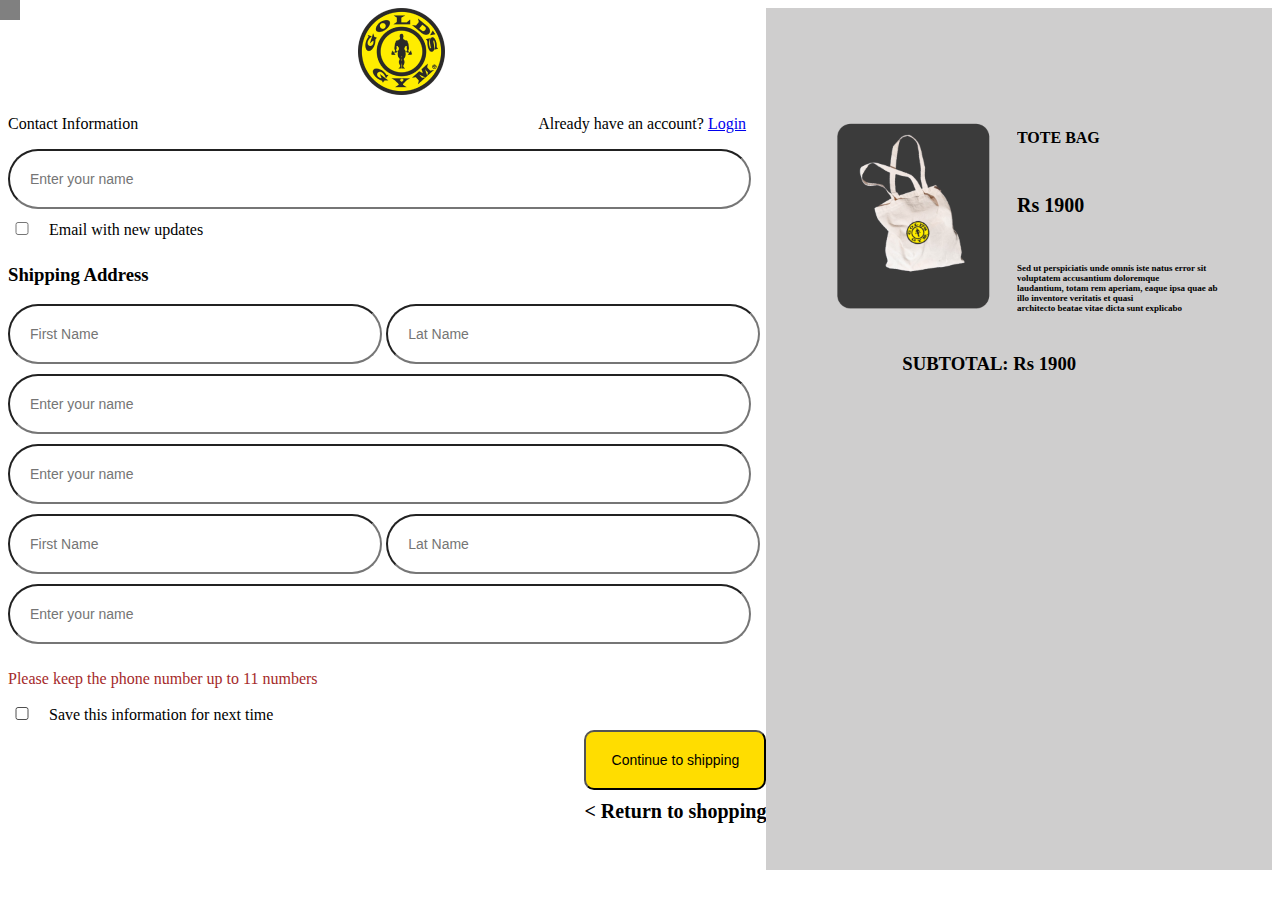
<file: shop.html>
<!DOCTYPE html>
<html lang="en">
<head>
    <meta charset="UTF-8">
    <meta name="viewport" content="width=device-width, initial-scale=1.0">
    <title>Document</title>
    <link rel="stylesheet" href="shop.css">
</head>
<body>
    <div class="container">
        <div class="form">
            <img src="./assets/gold_s_gym_2008-logo-5B7A8ECB44-seeklogo 1.png" alt="Logo" class="logo"/>

            <div style="white-space: nowrap;" class="wee">
  <p style="display: inline-block; margin-right: 400px;">Contact Information</p>
  <p style="display: inline-block;">Already have an account? <a href="home.html">Login</a></p>
</div>

            <div class="long">
                <label for="name"></label>
            <input type="text" id="name" placeholder="Enter your name" required >
            </div>

            <div class="box">
                <label class="check">
                    <input type="checkbox">
                    <span class="custom"></span>
                    <span class="boxx">Email with new updates</span>
                </label>
            </div>
    
            <h3>Shipping Address</h3>
            <div>
                <div class="short">
                <input type="text" placeholder="First Name" required > <input type="text" placeholder="Lat Name" required >
                </div>
                <div class="long">
                    <label for="name"></label>
                <input type="text" id="name" placeholder="Enter your name" required >
                </div>
                <div class="long">
                    <label for="name"></label>
                <input type="text" id="name" placeholder="Enter your name" required >
                </div>
                <div class="short">
                    <input type="text" placeholder="First Name" required > <input type="text" placeholder="Lat Name" required >
                    </div>
                    <div class="long">
                        <label for="name"></label>
                    <input type="text" id="name" placeholder="Enter your name" required>
                    </div>
                    <p class="note">Please keep the phone number up to 11 numbers</p>
                    <div class="box">
                        <label class="check">
                            <input type="checkbox">
                            <span class="custom"></span>
                            <span class="boxx">Save this information for next time</span>
                        </label>
                    </div>

                   <div class="pee">
                    <button class="me"><a href="payment.html">Continue to shipping</a></button>
                    <h6 class="paye"><a href="store.html"> < Return to shopping </a></h6>
                   </div>
            </div>
            
            <!-- More Form Fields -->
        </div>
    
        <div class="summary">
            <div class="container">
                <div class="tees">
                    <div class="tote">
                            <img src="./assets/tote.png" class="mat">
                        <div class="gt">
                            <h4>TOTE BAG</h4>
                            <h6>Rs 1900</h6>
                            <h6 style="font-size: 9px;">Sed ut perspiciatis unde omnis iste natus error sit voluptatem accusantium doloremque <br>
                                laudantium, totam rem aperiam, eaque ipsa quae ab illo inventore veritatis et quasi <br>
                                architecto beatae vitae dicta sunt explicabo</h6>

                        </div>
                        
                    </div>
                    <div>
                        <h3 style="padding-right: 60px;">SUBTOTAL: Rs 1900</h3>
                    </div>
                </div>
                
        </div>
    </div>
    
</body>
</html>
</file>
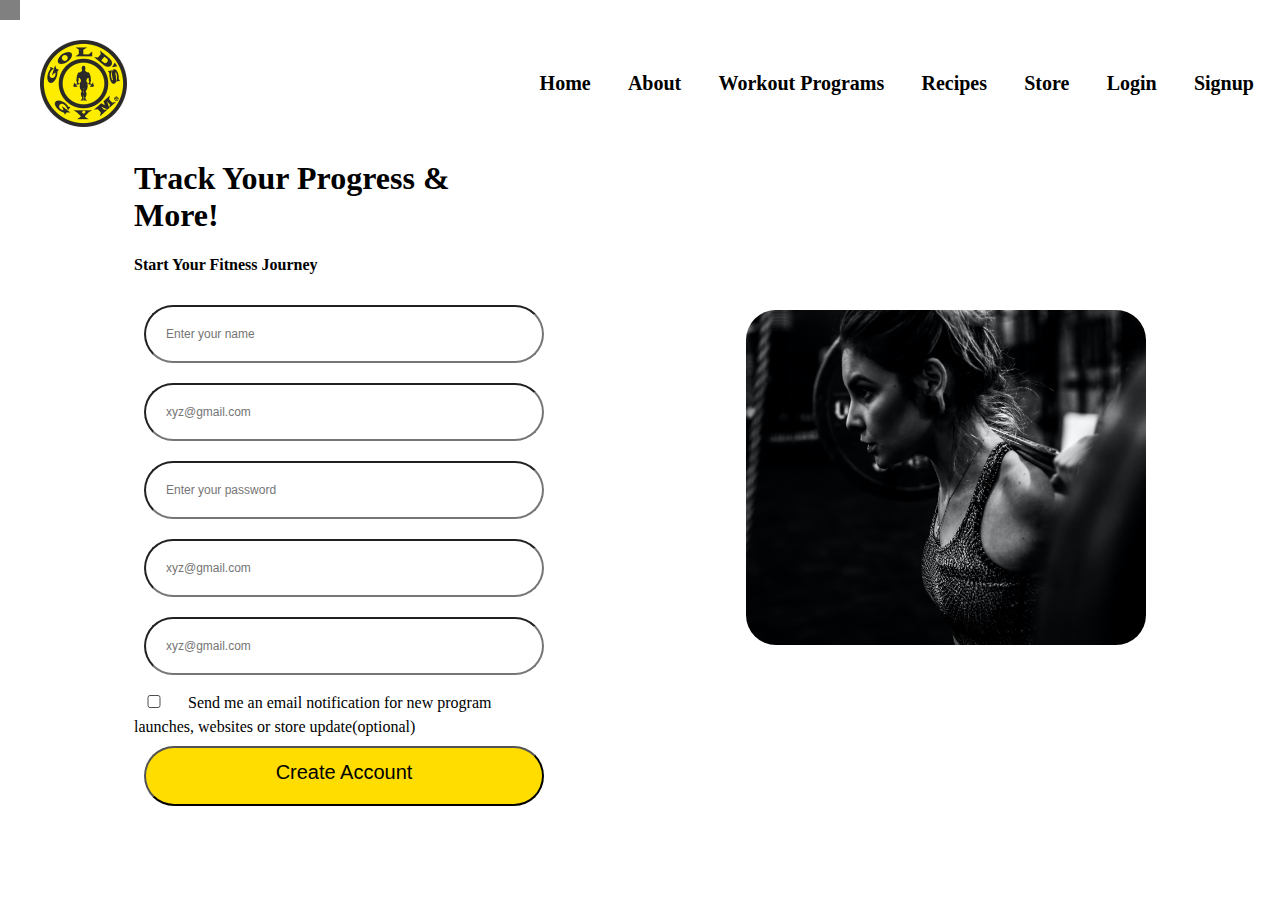
<file: singup.html>
<!DOCTYPE html>
<html lang="en">
<head>
    <meta charset="UTF-8">
    <meta name="viewport" content="width=device-width, initial-scale=1.0">
    <title>Document</title>
    <link rel="stylesheet" href="singup.css">
</head>
<body>
    <script>
        function toggleMenu() {
            var navLinks = document.getElementById('nav-links');
            navLinks.classList.toggle('show');
        }
    </script>
    <nav class="nav">
        <img src="./assets/gold_s_gym_2008-logo-5B7A8ECB44-seeklogo 1.png" alt="logo" class="a">
        <span class="burger-icon" onclick="toggleMenu()">&#9776;</span>
        <ul class="bar" id="nav-links">
            <li class="t"><a href="index.html" >Home</a></li>
            <li class="t"><a href="about.html">About</a></li>
            <li class="t"><a href="workoutp.html">Workout Programs</a></li>
            <li class="t"><a href="recipe.html">Recipes</a></li>
            <li class="t"><a href="store.html">Store</a></li>
            <li class="t"><a href="home.html">Login</a></li>
            <li class="t"><a href="singup.html">Signup</a></li>
        </ul> 
    </nav>
    
    <div class="container">
        <div class="login">
            <h1>Track Your Progress & More!</h1>
            <h4>Start Your Fitness Journey</h4>
            <form>
                <label for="name"></label>
                <input type="text" id="name" placeholder="Enter your name" required><br>
                <label for="email"></label>
                <input type="text" id="email" placeholder="xyz@gmail.com" required><br>
                <label for="password"></label>
                <input type="password" id="password" placeholder="Enter your password" required><br>
                <label for="email"></label>
                <input type="text" id="email" placeholder="xyz@gmail.com" required><br>
                <label for="email"></label>
                <input type="text" id="email" placeholder="xyz@gmail.com" required><br>

                <div class="box">
                    <label class="check">
                        <input type="checkbox">
                        <span class="custom"></span>
                        <span class="boxx">Send me an email notification for new program launches, websites or store update(optional)</span>
                    </label>
                </div>

                <button type="submit"> Create Account</button>
            </form>
        </div>

        <div class="image">
            <!-- <img src="./assets/Mask group (2).png" alt="girl"> -->
        </div>
    </div>


</body>
</html>
</file>
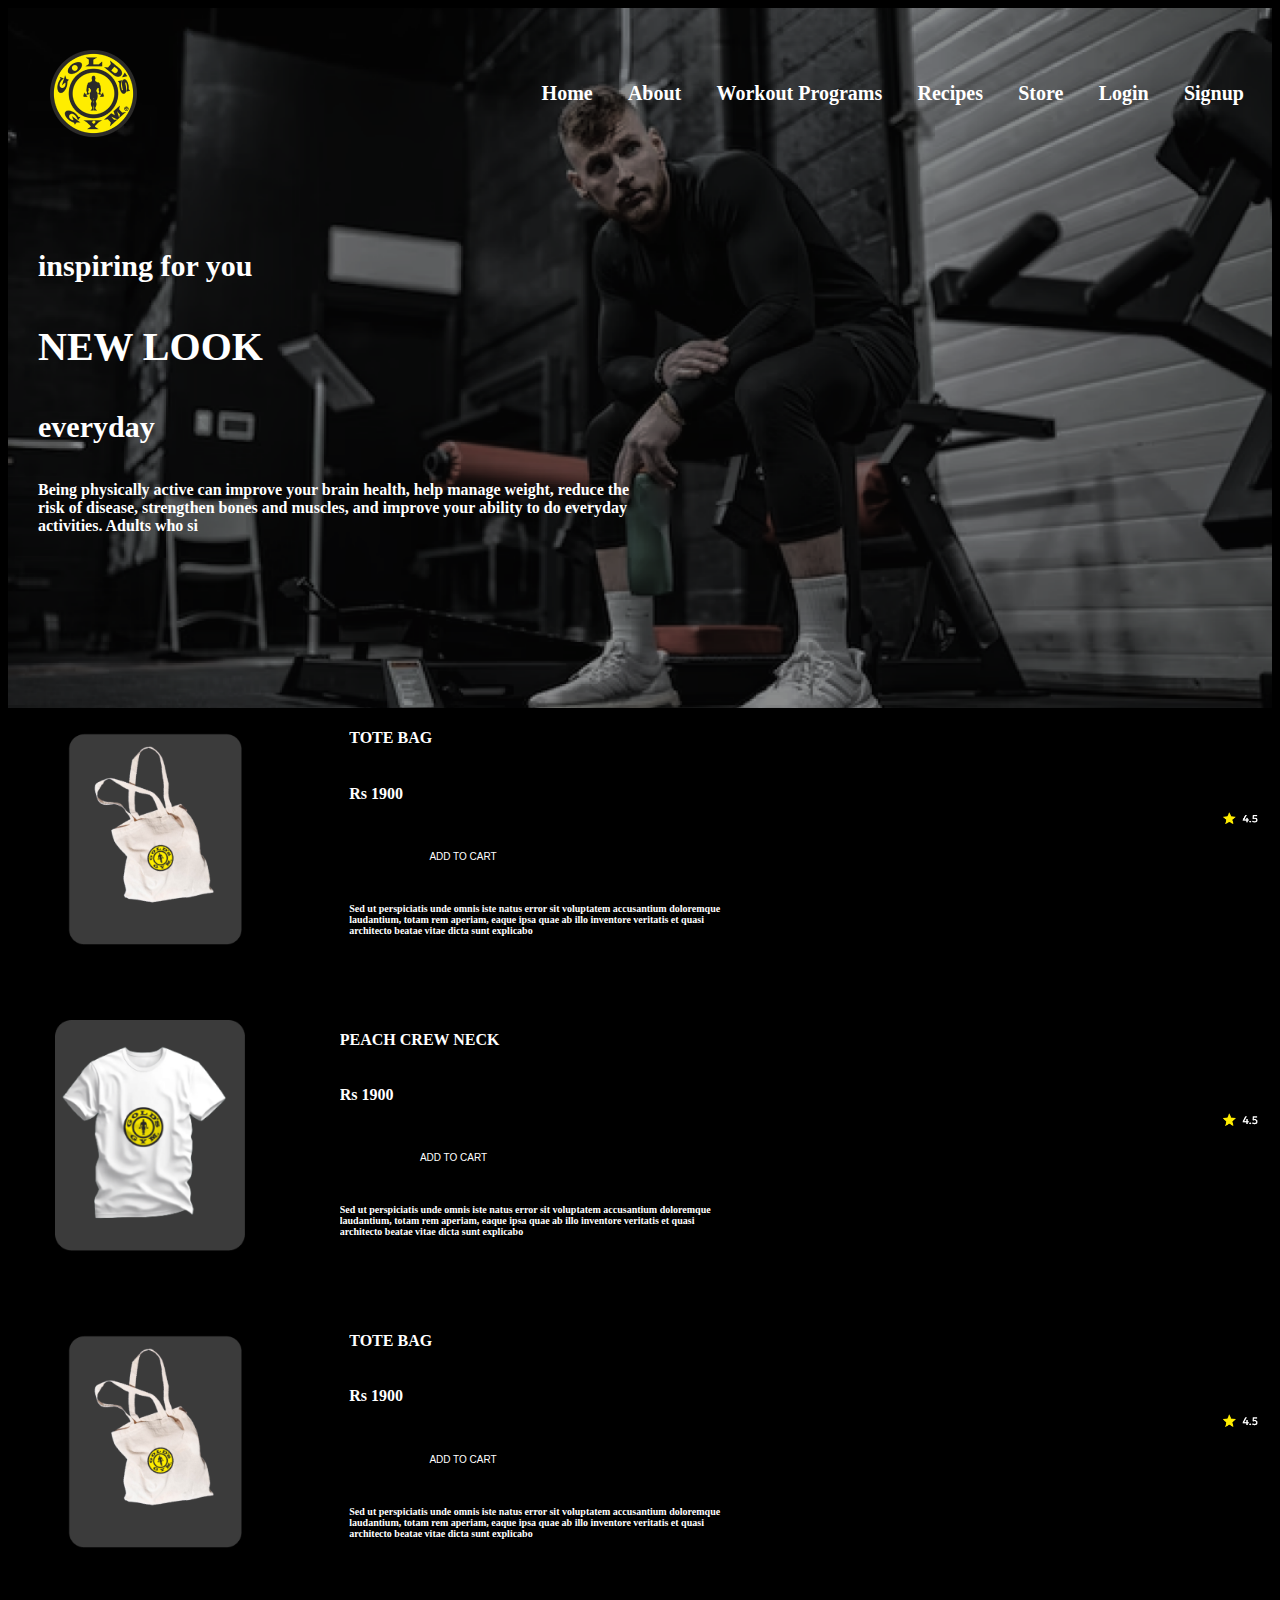
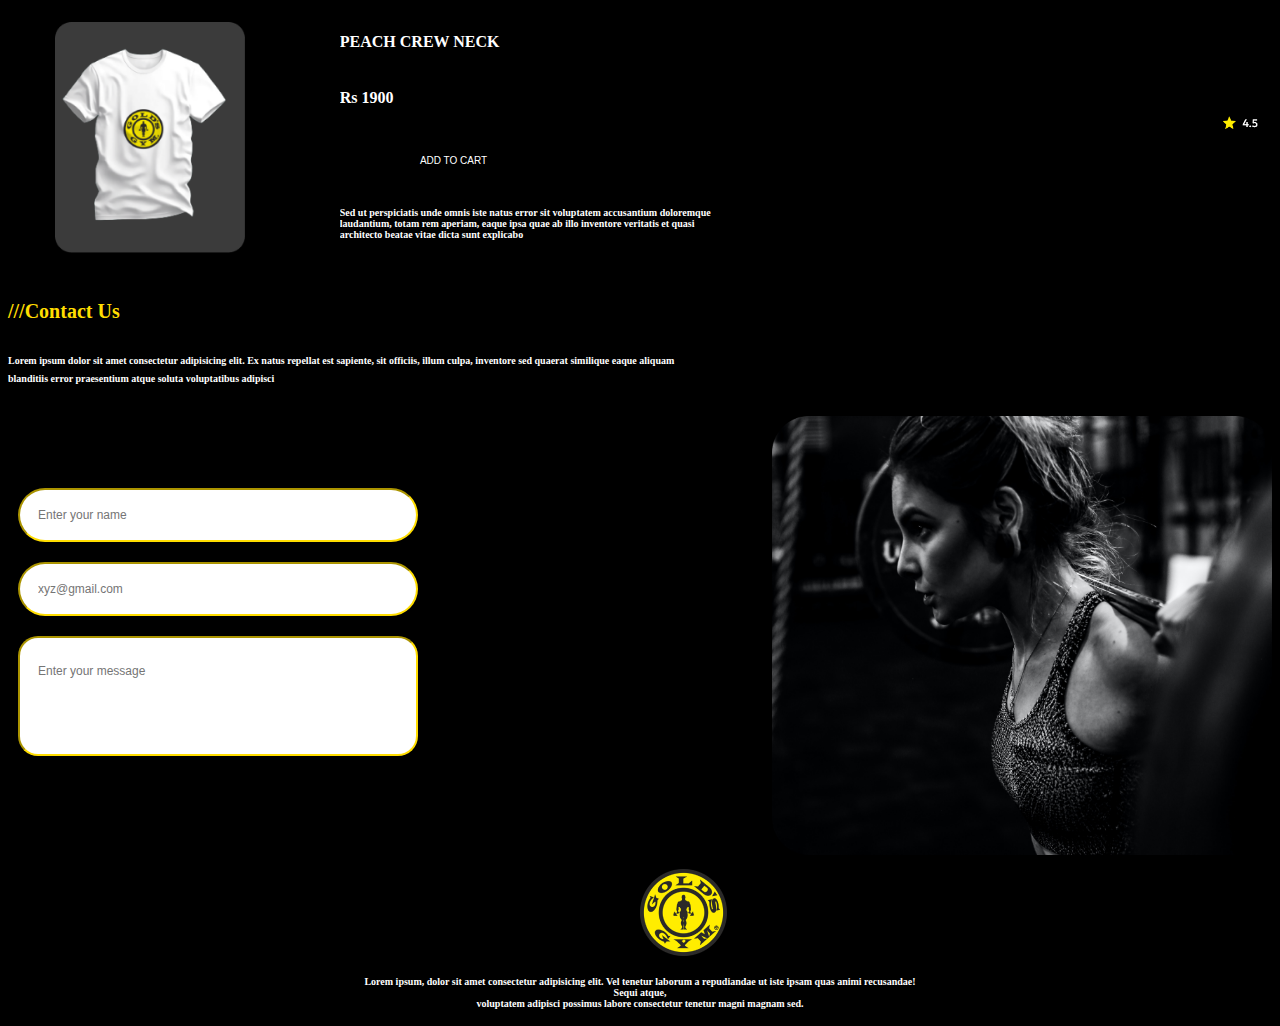
<file: store.html>
<!DOCTYPE html>
<html lang="en">
<head>
    <meta charset="UTF-8">
    <meta name="viewport" content="width=device-width, initial-scale=1.0">
    <title>Document</title>
    <link rel="stylesheet" href="store.css">
</head>
<body>
    <div class="container">
        <script>
            function toggleMenu() {
                var navLinks = document.getElementById('nav-links');
                navLinks.classList.toggle('show');
            }
        </script>
        <nav class="nav">
            <img src="./assets/gold_s_gym_2008-logo-5B7A8ECB44-seeklogo 1.png" alt="logo" class="a">
            <span class="burger-icon" onclick="toggleMenu()">&#9776;</span>
            <ul class="bar" id="nav-links">
                <li class="t"><a href="index.html" >Home</a></li>
                <li class="t"><a href="about.html">About</a></li>
                <li class="t"><a href="workoutp.html">Workout Programs</a></li>
                <li class="t"><a href="recipe.html">Recipes</a></li>
                <li class="t"><a href="store.html">Store</a></li>
                <li class="t"><a href="home.html">Login</a></li>
                <li class="t"><a href="singup.html">Signup</a></li>
            </ul> 
        </nav>
        <div class="tee">
            <h5>inspiring for you</h5>
           <h3><b>NEW LOOK</h3>
           <h5> everyday</h5>
        </div>
        <h6>Being physically active can improve your brain health, help manage weight, reduce the <br>
            risk of disease, strengthen bones and muscles, and improve your ability to do everyday <br>
            activities. Adults who si</h6>
    </div>
    <div class="tees">
        <div class="tote">
                <img src="./assets/tote.png" class="mat">
            <div class="gt">
                <h4>TOTE BAG</h4>
                <h6>Rs 1900</h6>
                <button class="cart"><a href="cart.html">ADD TO CART</a></button>
                <h6 style="font-size: 10px;">Sed ut perspiciatis unde omnis iste natus error sit voluptatem accusantium doloremque <br>
                    laudantium, totam rem aperiam, eaque ipsa quae ab illo inventore veritatis et quasi <br>
                    architecto beatae vitae dicta sunt explicabo</h6>
            </div>
        </div>
        <button class="star" width="30px"><img src="./assets/Group 100.png" width="35px"> </button>
    </div>

    <div class="tees" style="margin-top: 50px; margin-bottom: 00px;">
        <div class="tote">
                <img src="./assets/Group 312.png" width="50px" class="mate">
            <div class="gt" >
                <h4 >PEACH CREW NECK</h4>
                <h6>Rs 1900</h6>
                <button>ADD TO CART</button>
                <h6 style="font-size: 10px;">Sed ut perspiciatis unde omnis iste natus error sit voluptatem accusantium doloremque <br>
                    laudantium, totam rem aperiam, eaque ipsa quae ab illo inventore veritatis et quasi <br>
                    architecto beatae vitae dicta sunt explicabo</h6>
            </div>
        </div>
        <button class="star" width="30px" ><img src="./assets/Group 100.png" width="35px"> </button>
    </div>

    <div class="tees" style="margin-top: 50px;">
        <div class="tote">
                <img src="./assets/tote.png" class="mat">
            <div class="gt">
                <h4>TOTE BAG</h4>
                <h6>Rs 1900</h6>
                <button class="cart"><a href="cart.html">ADD TO CART</a></button>
                <h6 style="font-size: 10px;">Sed ut perspiciatis unde omnis iste natus error sit voluptatem accusantium doloremque <br>
                    laudantium, totam rem aperiam, eaque ipsa quae ab illo inventore veritatis et quasi <br>
                    architecto beatae vitae dicta sunt explicabo</h6>
            </div>
        </div>
        <button class="star" width="30px"><img src="./assets/Group 100.png" width="35px"> </button>
    </div>

    <div class="tees" style="margin-top: 50px;" >
        <div class="tote">
                <img src="./assets/Group 312.png" width="50px"  class="mate">
            <div class="gt" >
                <h4 >PEACH CREW NECK</h4>
                <h6>Rs 1900</h6>
                <button>ADD TO CART</button>
                <h6 style="font-size: 10px;">Sed ut perspiciatis unde omnis iste natus error sit voluptatem accusantium doloremque <br>
                    laudantium, totam rem aperiam, eaque ipsa quae ab illo inventore veritatis et quasi <br>
                    architecto beatae vitae dicta sunt explicabo</h6>
            </div>
        </div>
        <button class="star" width="30px" ><img src="./assets/Group 100.png" width="35px"> </button>
    </div>

    <div class="cona">
        <div class="about">
            <h4 style="color: #ffdd00; font-size: 20px;">///Contact Us</h4>
            <h5 style="font-size: 10px; color: white;">Lorem ipsum dolor sit amet consectetur adipisicing elit. Ex natus repellat est sapiente, sit officiis, illum culpa, inventore sed quaerat similique eaque aliquam<br>
                blanditiis error praesentium atque soluta voluptatibus adipisci</h5>
        </div>
        <div class="text"></div>
        <form>
            <label for="name"></label>
            <input type="text" id="name" placeholder="Enter your name" required><br>
            <label for="email"></label>
            <input type="text" id="email" placeholder="xyz@gmail.com" required><br>
            <label for="texta"></label>
            <input type="text" id="texta" placeholder="Enter your message" style="height: 120px; border-radius: 20px; padding-top: 0;padding-bottom: 50px;" required><br>
            
        </form>
        <div>
            <img src="./assets/Mask group (2).png" width="500px" height="px" class="fee">
        </div>
    </div>
    <div>
        <img src="./assets/gold_s_gym_2008-logo-5B7A8ECB44-seeklogo 1.png" class="last">
        <h5 style="text-align: center; padding-left: 28%; padding-right: 28%; display: block; font-size: 10px;" >Lorem ipsum, dolor sit amet consectetur adipisicing elit. Vel tenetur laborum a repudiandae ut iste ipsam quas animi recusandae! Sequi atque, <br>voluptatem adipisci possimus labore consectetur tenetur magni magnam sed.</h5>
    </div>

    
</body>
</html>
</file>
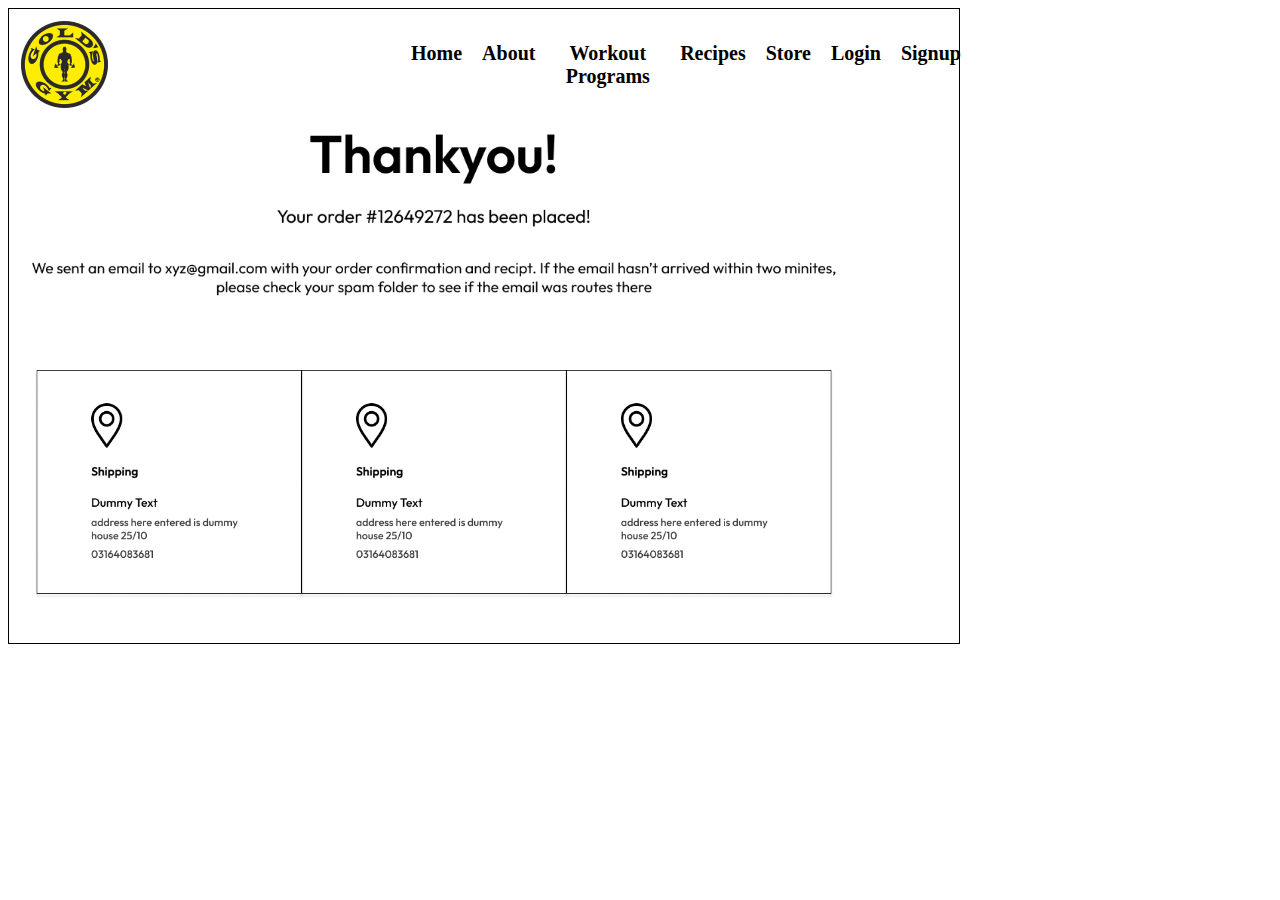
<file: thanks.html>
<!DOCTYPE html>
<html lang="en">
<head>
    <meta charset="UTF-8">
    <meta name="viewport" content="width=device-width, initial-scale=1.0">
    <title>Document</title>
    <link rel="stylesheet" href="thanks.css">
</head>
<body>
    <div class="container">
        <script>
            function toggleMenu() {
                var navLinks = document.getElementById('nav-links');
                navLinks.classList.toggle('show');
            }
        </script>
        <nav class="nav">
            <img src="./assets/gold_s_gym_2008-logo-5B7A8ECB44-seeklogo 1.png" alt="logo" class="a">
            <span class="burger-icon" onclick="toggleMenu()">&#9776;</span>
            <ul class="bar" id="nav-links">
                <li class="t"><a href="login.html" >Home</a></li>
                <li class="t"><a href="about.html">About</a></li>
                <li class="t"><a href="workoutp.html">Workout Programs</a></li>
                <li class="t"><a href="recipe.html">Recipes</a></li>
                <li class="t"><a href="store.html">Store</a></li>
                <li class="t"><a href="home.html">Login</a></li>
                <li class="t"><a href="singup.html">Signup</a></li>
            </ul> 
        </nav>

        <div>
            <img src="./assets/thanks.png" width="850px" class="tha">
        </div>
        <div class="track">
            <img src="./assets/track.png" width="800px" class="tra">
        
        </div>
    </div>
</body>
</html>
</file>
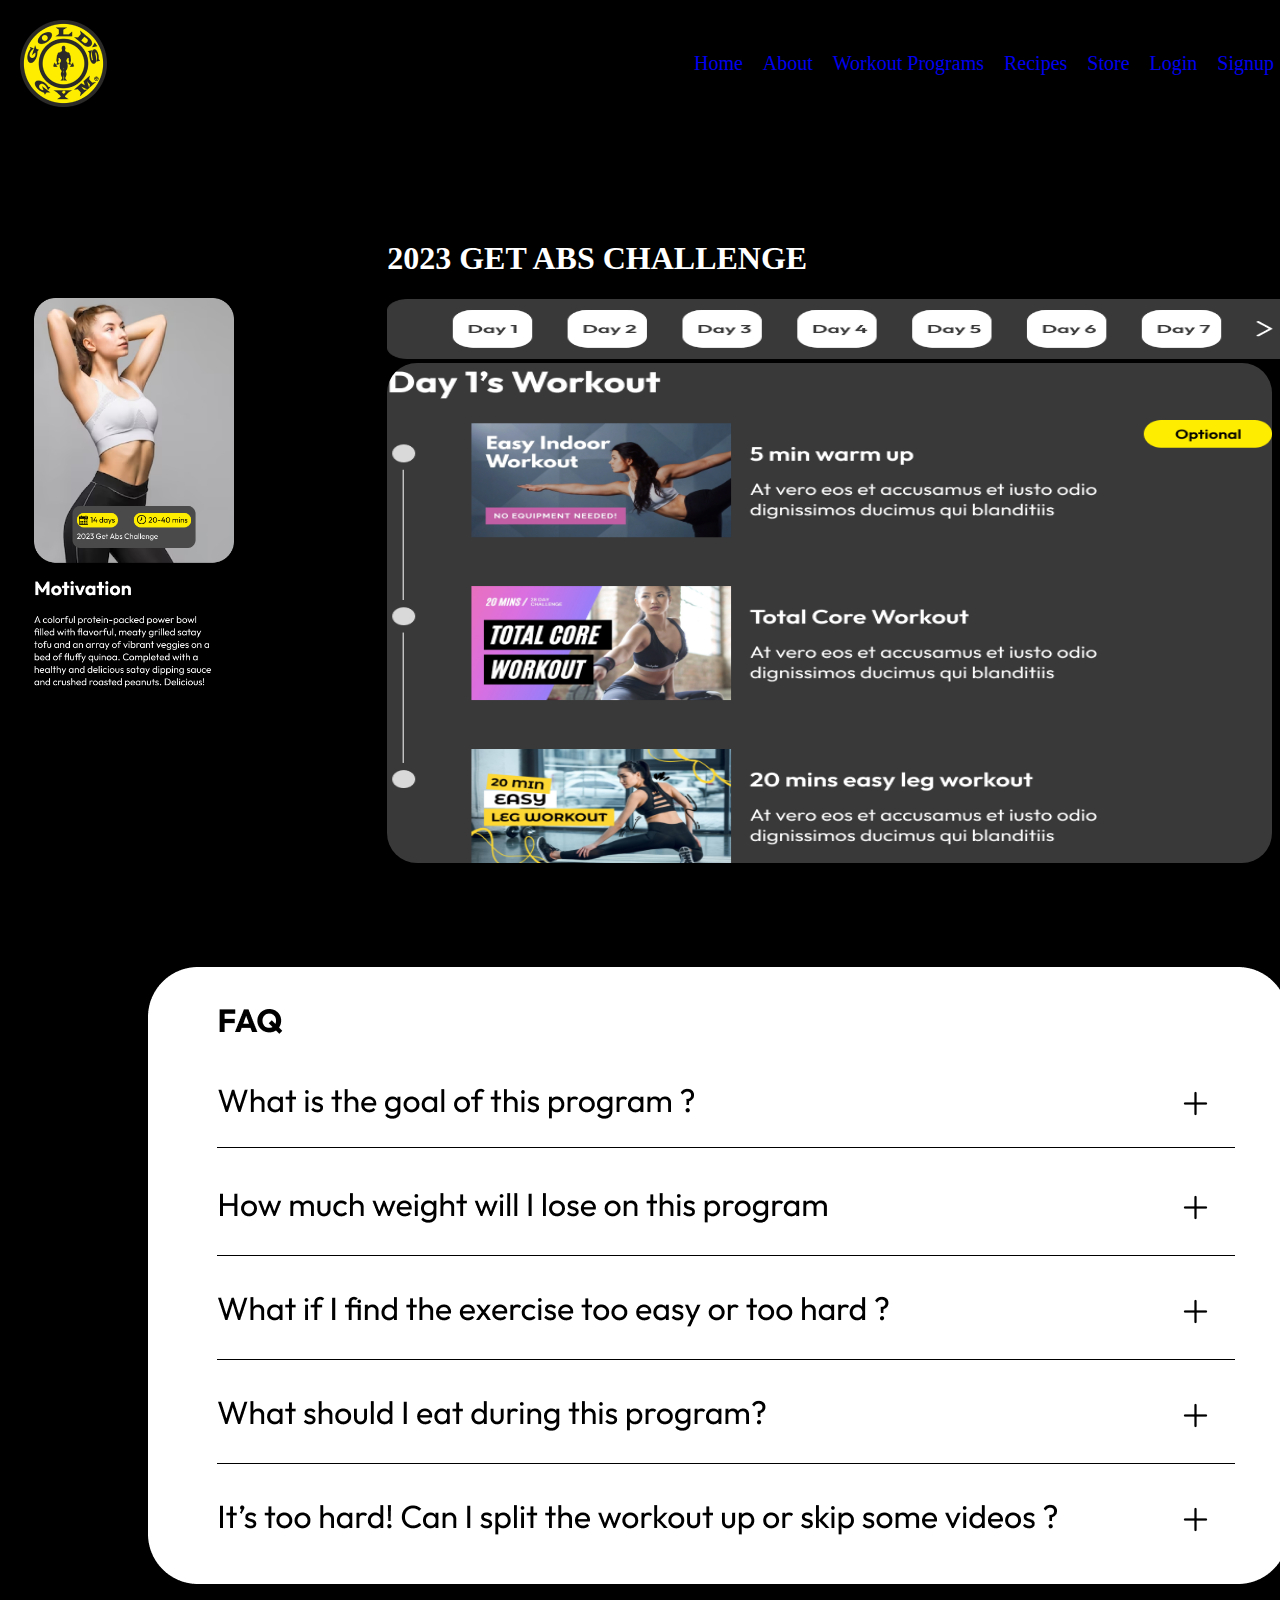
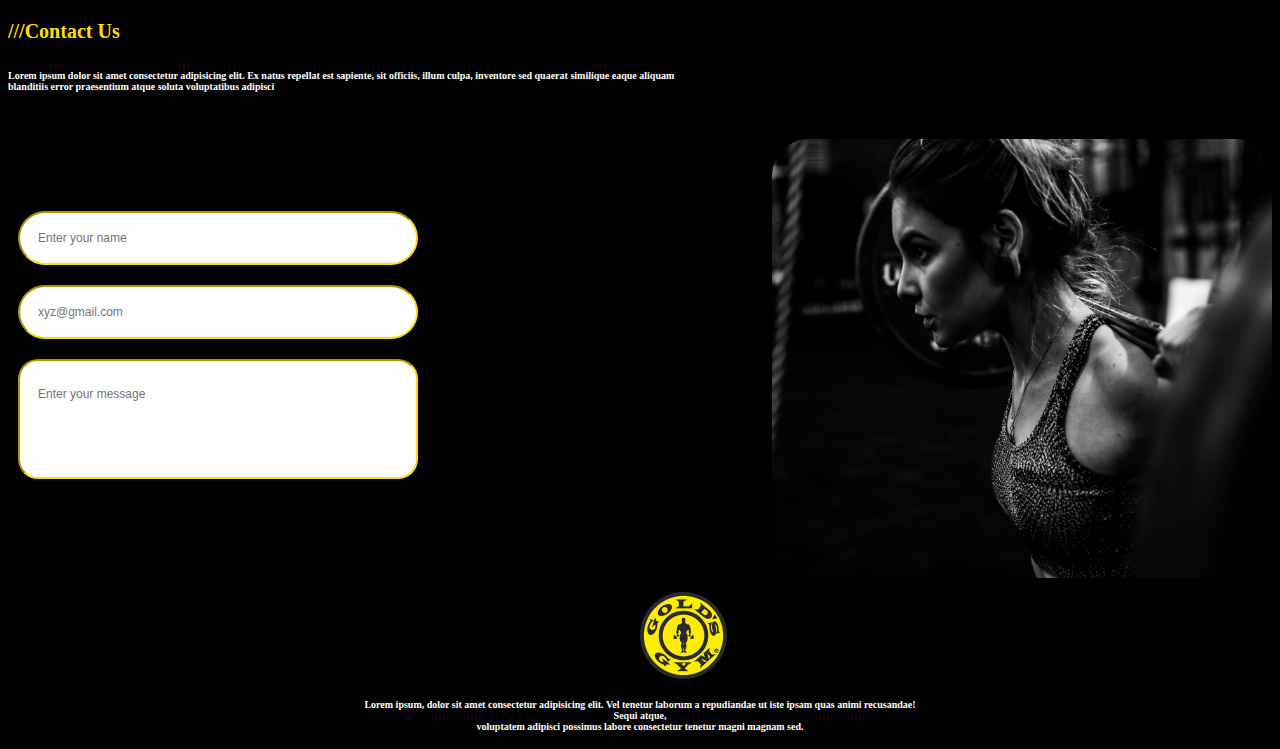
<file: work.html>
<!DOCTYPE html>
<html lang="en">
<head>
    <meta charset="UTF-8">
    <meta name="viewport" content="width=device-width, initial-scale=1.0">
    <title>Document</title>
    <link rel="stylesheet" href="work.css">
</head>
<body>
    <script>
        function toggleMenu() {
            var navLinks = document.getElementById('nav-links');
            navLinks.classList.toggle('show');
        }
    </script>
    <nav class="nav">
        <img src="./assets/gold_s_gym_2008-logo-5B7A8ECB44-seeklogo 1.png" alt="logo" class="a">
        <span class="burger-icon" onclick="toggleMenu()">&#9776;</span>
        <ul class="bar" id="nav-links">
            <li class="t"><a href="index.html" >Home</a></li>
            <li class="t"><a href="about.html">About</a></li>
            <li class="t"><a href="workoutp.html">Workout Programs</a></li>
            <li class="t"><a href="recipe.html">Recipes</a></li>
            <li class="t"><a href="store.html">Store</a></li>
            <li class="t"><a href="home.html">Login</a></li>
            <li class="t"><a href="singup.html">Signup</a></li>
        </ul> 
    </nav>

    <div class="container">
        <div class="mot">
            <img src="./assets/Group 365.png" class="lap">
        </div>
        <div class="day">
            <h1>2023 GET ABS CHALLENGE</h1>
            <img src="./assets/Group 358.png" class="bee" width="350px" height="60px">
            <img src="./assets/Group 362.png" class="wa" height="500px" width="400px">

        </div>
    </div>
    <div class="fem">
        <img src="./assets/Group 129.png" class="fem">
    </div>

    <div class="cona">
        <div class="about">
            <h4 style="color: #ffdd00; font-size: 20px;">///Contact Us</h4>
            <h5 style="font-size: 10px; color: white;">Lorem ipsum dolor sit amet consectetur adipisicing elit. Ex natus repellat est sapiente, sit officiis, illum culpa, inventore sed quaerat similique eaque aliquam<br>
                blanditiis error praesentium atque soluta voluptatibus adipisci</h5>
        </div>
        <div class="text"></div>
        <form>
            <label for="name"></label>
            <input type="text" id="name" placeholder="Enter your name" required><br>
            <label for="email"></label>
            <input type="text" id="email" placeholder="xyz@gmail.com" required><br>
            <label for="texta"></label>
            <input type="text" id="texta" placeholder="Enter your message" style="height: 120px; border-radius: 20px; padding-top: 0;padding-bottom: 50px;" required><br>
            
        </form>
        <div>
            <img src="./assets/Mask group (2).png" width="500px" height="px" class="fee">
        </div>
    </div>
    <div>
        <img src="./assets/gold_s_gym_2008-logo-5B7A8ECB44-seeklogo 1.png" class="last">
        <h5 style="text-align: center; padding-left: 28%; padding-right: 28%; display: block; font-size: 10px;" >Lorem ipsum, dolor sit amet consectetur adipisicing elit. Vel tenetur laborum a repudiandae ut iste ipsam quas animi recusandae! Sequi atque, <br>voluptatem adipisci possimus labore consectetur tenetur magni magnam sed.</h5>
    </div>

</body>
</html>
</file>
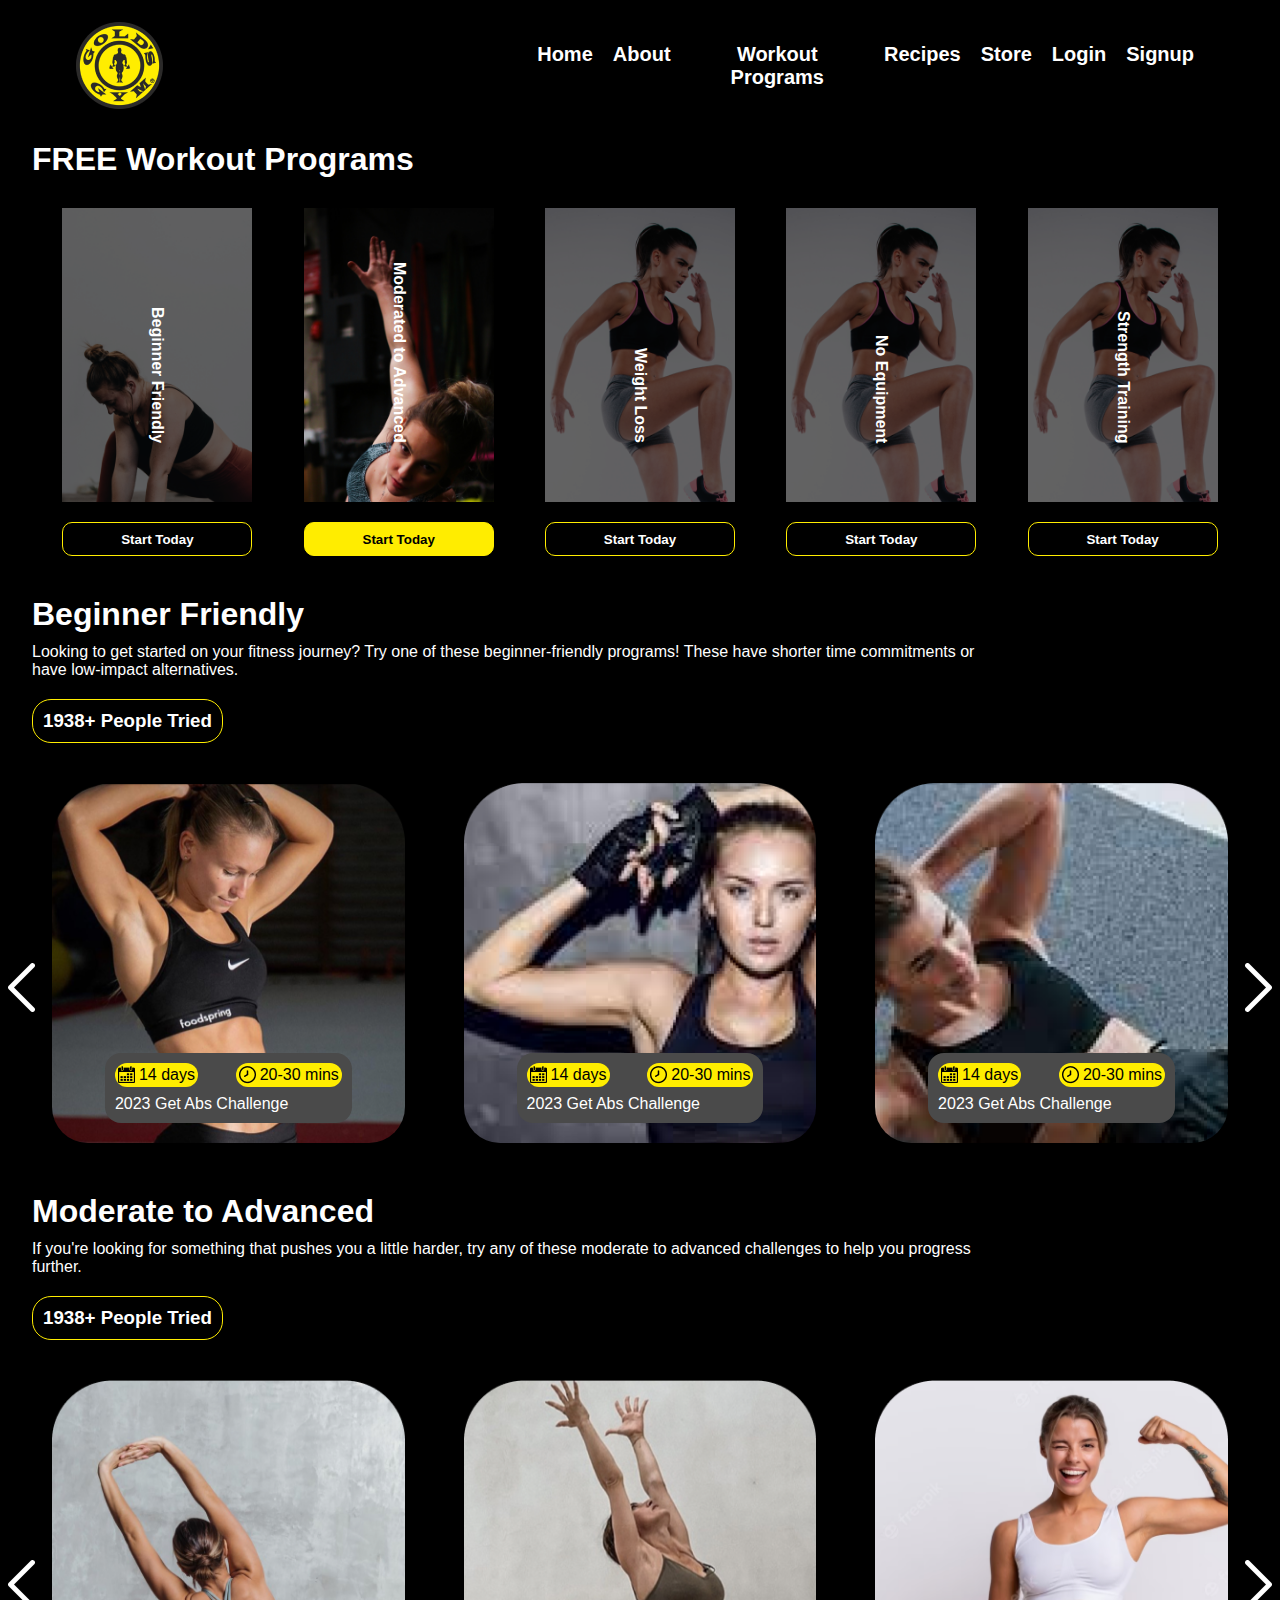
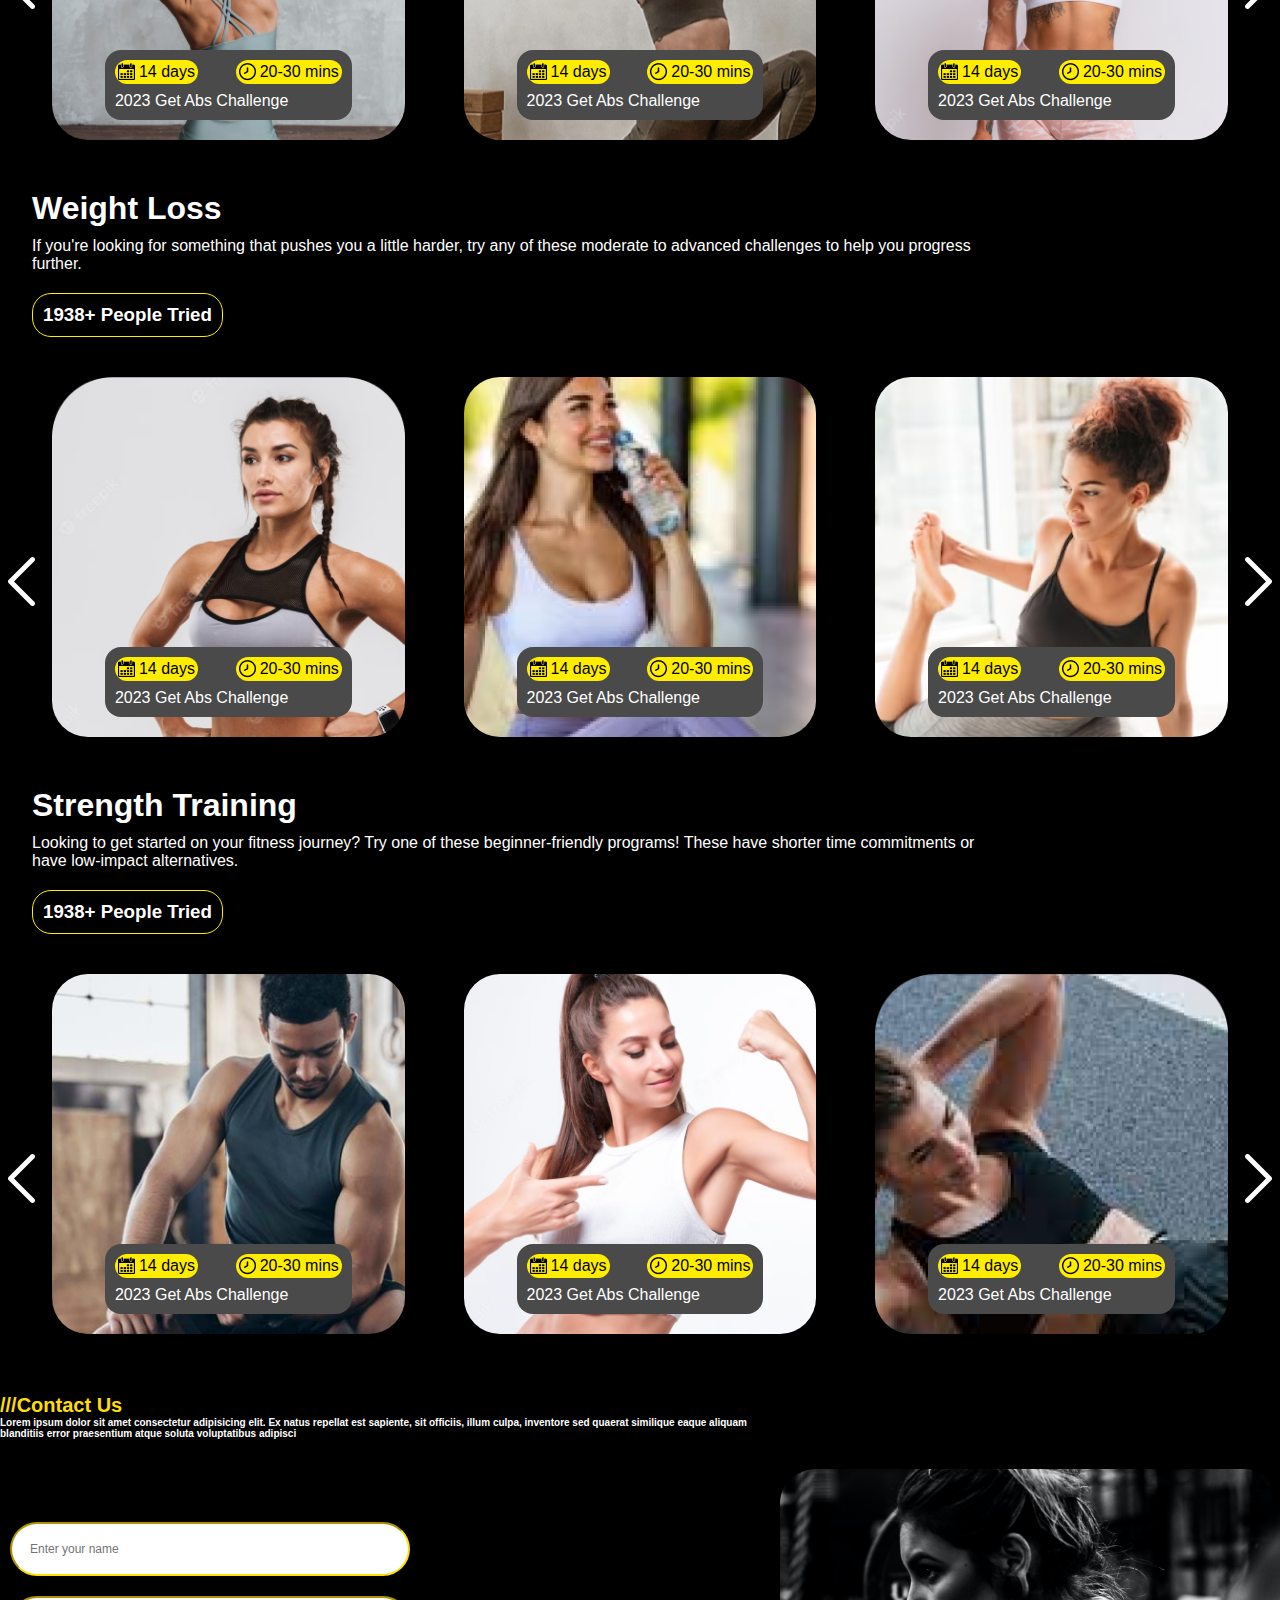
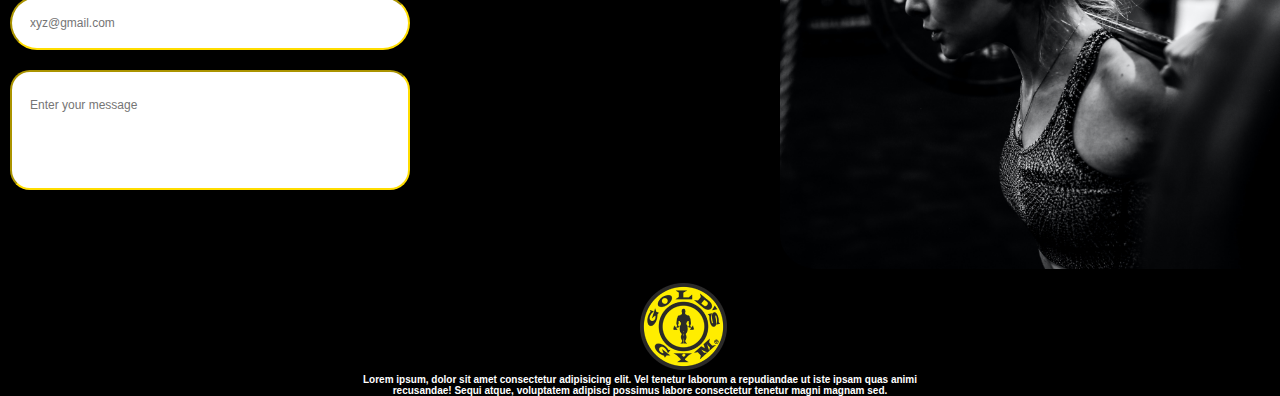
<file: workoutp.html>
<!DOCTYPE html>
<html lang="en">
<head>
    <meta charset="UTF-8">
    <meta name="viewport" content="width=device-width, initial-scale=1.0">
    <title>Free Workout Programs</title>
    <link rel="stylesheet" href="workout.css">
    <script defer src="workout.js"></script>
</head>
<body>
    <header>
            <script>
                function toggleMenu() {
                    var navLinks = document.getElementById('nav-links');
                    navLinks.classList.toggle('show');
                }
            </script>
            <nav class="nav">
                <img src="./assets/gold_s_gym_2008-logo-5B7A8ECB44-seeklogo 1.png" alt="logo" class="a">
                <span class="burger-icon" onclick="toggleMenu()">&#9776;</span>
                <ul class="bar" id="nav-links">
                    <li class="t"><a href="index.html" >Home</a></li>
                    <li class="t"><a href="about.html">About</a></li>
                    <li class="t"><a href="workoutp.html">Workout Programs</a></li>
                    <li class="t"><a href="recipe.html">Recipes</a></li>
                    <li class="t"><a href="store.html">Store</a></li>
                    <li class="t"><a href="home.html">Login</a></li>
                    <li class="t"><a href="singup.html">Signup</a></li>
                </ul> 
            </nav>
    </header>
    <section class="FWP">
        <h1>FREE Workout Programs</h1>
        <div class="flexbox">
            <div class="container">
                <div class="BF"><div class="overlay"><p>Beginner Friendly</p></div></div>
                <button class="bag"><a href="work.html">Start Today</a></button>
            </div>
            <div class="container">
                <div class="MTA"><div class="overlay MTAA"><p>Moderated to Advanced</p></div></div>
                <button class="bmta"><a href="work.html">Start Today</a></button>
            </div>
            <div class="container">
                <div class="WL"><div class="overlay"><p>Weight Loss</p></div></div>
                <button>Start Today</button>
            </div>
            <div class="container">
                <div class="WL"><div class="overlay"><p>No Equipment</p></div></div>
                <button>Start Today</button>
            </div>
            <div class="container">
                <div class="WL"><div class="overlay"><p>Strength Training</p></div></div>
                <button>Start Today</button>
            </div>
        </div>
    </section>
    
    <section class="BFF">
        <div class="nf">
            <h1>Beginner Friendly</h1>
            <p>Looking to get started on your fitness journey? Try one of these beginner-friendly programs! These have shorter time commitments or have low-impact alternatives.</p>
            <h3>1938+ People Tried</h3>
        </div>
        <div class="corosol">
            <button class="leftarrow"><img src="./assets/Vector (7).png" alt=""></button>
            <button class="rightarrow"><img src="./assets/Vector (6).png" alt=""></button>
            <div class="con1 con">
                <div>
                    <div>
                        <span>
                            <img src="./assets/image 5.png" alt="">
                            <p>14 days</p>
                        </span>
                        <span>
                            <img src="./assets/image 6.png" alt="">
                            <p>20-30 mins</p>
                        </span>
                    </div>
                    <p>
                        2023 Get Abs Challenge
                    </p>
                </div>
            </div>
            <div class="con2 con">
                <div>
                    <div>
                        <span>
                            <img src="./assets/image 5.png" alt="">
                            <p>14 days</p>
                        </span>
                        <span>
                            <img src="./assets/image 6.png" alt="">
                            <p>20-30 mins</p>
                        </span>
                    </div>
                    <p>
                        2023 Get Abs Challenge
                    </p>
                </div>
            </div>
            <div class="con3 con">
                <div>
                    <div>
                        <span>
                            <img src="./assets/image 5.png" alt="">
                            <p>14 days</p>
                        </span>
                        <span>
                            <img src="./assets/image 6.png" alt="">
                            <p>20-30 mins</p>
                        </span>
                    </div>
                    <p>
                        2023 Get Abs Challenge
                    </p>
                </div>

            </div>
        </div>
    </section>

</section>
<section class="BFF">
    <div class="nf">
        <h1>Moderate to Advanced</h1>
        <p>If you're looking for something that pushes you a little harder, try any of these moderate to advanced challenges to help you progress further.</p>
        <h3>1938+ People Tried</h3>
    </div>
    <div class="corosol">
        <button class="leftarrow"><img src="./assets/Vector (7).png" alt=""></button>
        <button class="rightarrow"><img src="./assets/Vector (6).png" alt=""></button>
        <div class="con6 con">
            <div>
                <div>
                    <span>
                        <img src="./assets/image 5.png" alt="">
                        <p>14 days</p>
                    </span>
                    <span>
                        <img src="./assets/image 6.png" alt="">
                        <p>20-30 mins</p>
                    </span>
                </div>
                <p>
                    2023 Get Abs Challenge
                </p>
            </div>
        </div>
        <div class="con7 con">
            <div>
                <div>
                    <span>
                        <img src="./assets/image 5.png" alt="">
                        <p>14 days</p>
                    </span>
                    <span>
                        <img src="./assets/image 6.png" alt="">
                        <p>20-30 mins</p>
                    </span>
                </div>
                <p>
                    2023 Get Abs Challenge
                </p>
            </div>
        </div>
        <div class="con8 con">
            <div>
                <div>
                    <span>
                        <img src="./assets/image 5.png" alt="">
                        <p>14 days</p>
                    </span>
                    <span>
                        <img src="./assets/image 6.png" alt="">
                        <p>20-30 mins</p>
                    </span>
                </div>
                <p>
                    2023 Get Abs Challenge
                </p>
            </div>

        </div>
    </div>
</section>

</section>
<section class="BFF">
    <div class="nf">
        <h1>Weight Loss</h1>
        <p>If you're looking for something that pushes you a little harder, try any of these moderate to advanced challenges to help you progress further.</p>
        <h3>1938+ People Tried</h3>
    </div>
    <div class="corosol">
        <button class="leftarrow"><img src="./assets/Vector (7).png" alt=""></button>
        <button class="rightarrow"><img src="./assets/Vector (6).png" alt=""></button>
        <div class="con9 con">
            <div>
                <div>
                    <span>
                        <img src="./assets/image 5.png" alt="">
                        <p>14 days</p>
                    </span>
                    <span>
                        <img src="./assets/image 6.png" alt="">
                        <p>20-30 mins</p>
                    </span>
                </div>
                <p>
                    2023 Get Abs Challenge
                </p>
            </div>
        </div>
        <div class="con10 con">
            <div>
                <div>
                    <span>
                        <img src="./assets/image 5.png" alt="">
                        <p>14 days</p>
                    </span>
                    <span>
                        <img src="./assets/image 6.png" alt="">
                        <p>20-30 mins</p>
                    </span>
                </div>
                <p>
                    2023 Get Abs Challenge
                </p>
            </div>
        </div>
        <div class="con11 con">
            <div>
                <div>
                    <span>
                        <img src="./assets/image 5.png" alt="">
                        <p>14 days</p>
                    </span>
                    <span>
                        <img src="./assets/image 6.png" alt="">
                        <p>20-30 mins</p>
                    </span>
                </div>
                <p>
                    2023 Get Abs Challenge
                </p>
            </div>

        </div>
    </div>
</section>


</section>
<section class="BFF">
    <div class="nf">
        <h1>Strength Training</h1>
        <p>Looking to get started on your fitness journey? Try one of these beginner-friendly programs! These have shorter time commitments or have low-impact alternatives.</p>
        <h3>1938+ People Tried</h3>
    </div>
    <div class="corosol">
        <button class="leftarrow"><img src="./assets/Vector (7).png" alt=""></button>
        <button class="rightarrow"><img src="./assets/Vector (6).png" alt=""></button>
        <div class="con12 con">
            <div>
                <div>
                    <span>
                        <img src="./assets/image 5.png" alt="">
                        <p>14 days</p>
                    </span>
                    <span>
                        <img src="./assets/image 6.png" alt="">
                        <p>20-30 mins</p>
                    </span>
                </div>
                <p>
                    2023 Get Abs Challenge
                </p>
            </div>
        </div>
        <div class="con13 con">
            <div>
                <div>
                    <span>
                        <img src="./assets/image 5.png" alt="">
                        <p>14 days</p>
                    </span>
                    <span>
                        <img src="./assets/image 6.png" alt="">
                        <p>20-30 mins</p>
                    </span>
                </div>
                <p>
                    2023 Get Abs Challenge
                </p>
            </div>
        </div>
        <div class="con14 con">
            <div>
                <div>
                    <span>
                        <img src="./assets/image 5.png" alt="">
                        <p>14 days</p>
                    </span>
                    <span>
                        <img src="./assets/image 6.png" alt="">
                        <p>20-30 mins</p>
                    </span>
                </div>
                <p>
                    2023 Get Abs Challenge
                </p>
            </div>

        </div>
    </div>
</section>

    <div class="cona">
        <div class="about">
            <h4 style="color: #ffdd00; font-size: 20px;">///Contact Us</h4>
            <h5 style="font-size: 10px; color: white;">Lorem ipsum dolor sit amet consectetur adipisicing elit. Ex natus repellat est sapiente, sit officiis, illum culpa, inventore sed quaerat similique eaque aliquam<br>
                blanditiis error praesentium atque soluta voluptatibus adipisci</h5>
        </div>
        <div class="text"></div>
        <form>
            <label for="name"></label>
            <input type="text" id="name" placeholder="Enter your name" required><br>
            <label for="email"></label>
            <input type="text" id="email" placeholder="xyz@gmail.com" required><br>
            <label for="texta"></label>
            <input type="text" id="texta" placeholder="Enter your message" style="height: 120px; border-radius: 20px; padding-top: 0;padding-bottom: 50px;" required><br>
            
        </form>
        <div>
            <img src="./assets/Mask group (2).png" width="500px" height="400px" class="fee">
        </div>
    </div>
    <div>
        <img src="./assets/gold_s_gym_2008-logo-5B7A8ECB44-seeklogo 1.png" class="last">
        <h5 style="text-align: center; padding-left: 28%; padding-right: 28%; font-size: 10px;" >Lorem ipsum, dolor sit amet consectetur adipisicing elit. Vel tenetur laborum a repudiandae ut iste ipsam quas animi recusandae! Sequi atque, voluptatem adipisci possimus labore consectetur tenetur magni magnam sed.</h5>
    </div>
    
</body>
</html>
</file>
<file: login.css>
body {
    background-color: black;
    padding: 20px;
    margin: 0;
}

.nav {
    width: 100%;
    display: flex;
    align-items: center;
    justify-content: space-between;
    padding: 12px;
    font-size: 20px;
    text-align: center;
    color: white;
}

.nav a {
    text-decoration: none;
}

.t {
    justify-content: space-between;
    margin: 10px;
}

.bar {
    list-style: none;
    display: flex;
    font-size: 20px;
    margin: 0;
    padding: 0;
}

.burger-icon {
    cursor: pointer;
    font-size: 24px;
    color: white;
    display: none;
    float: right;
}

ul{
    list-style-type: none;
    display: flex;
    justify-content: space-between;
    width: 60%;
    font-weight: 700;
    color: white;
}

ul>li>a {
    color: white;
    text-decoration:  none;
}
ul>li>a.active{
    text-decoration: underline #FFED00 2px;
}

.container {
    width: 100%;
    display: flex;
    justify-content: space-around;
    height: 100px;
}

.text {
    width: 100%;
    max-width: 400px;
    box-sizing: border-box;
    color: white;
}

h2 {
    font-size: 50px;
    font-weight: bold;
}

h1 {
    font-size: 60px;
    font-weight: bold;
}

.image {
    width: 100%;
    max-width: 400px;
    padding-top: 11%;
    overflow: hidden;
    border-radius: 30px;
    height: 200px;
    background-image: url('./assets/risen-wang-20jX9b35r_M-unsplash\ 1.png');
    background-size: cover;
    background-position: center;
    background-repeat: no-repeat;
}

button {
    width: 100%;
    max-width: 200px;
    height: 40px;
    margin: 10px;
    font-size: 15px;
    border-radius: 20px;
    background-color: #ffdd00;
}
.be{
    padding-top: 300px;
}

.be, .b {
    width: 100%;
    max-width: 1100px;
    overflow: hidden;
    border-radius: 30px;
    margin: 20px auto; /* Center the container and add some margin */
}

.be img, .b img {
    width: 100%;
    height: auto;
    object-fit: cover;
}

/* Responsive styles */
@media screen and (max-width: 768px) {
    .nav {
        flex-direction: row;
        /* text-align: center; */
    }

    .burger-icon {
        display: block;
        float: right;
    }

    .bar {
        display: none;
        flex-direction: column;
        width: 100%;
        text-align: center;
        position: flex;
        background-color: #ffdd00;
        top: 60px;
        left: 0;
    }

    .bar.show {
        display: flex;
    }

    .bar li {
        margin: 10px 0;
    }
    .be, .b {
        margin-top: 80px; /* Adjust for the height of the navbar */
    }

    .text {
        max-width: none;
    }

    h1 {
        font-size: 40px;
    }

    h2 {
        font-size: 40px;
    }
}

@media screen and (max-width: 480px) {
    .be, .b {
        margin-top: 100px; /* Adjust for the height of the navbar */
    }
}
</file>
<file: about.css>
body{
    background-color: black;
    /* font-family: 'Arial', sans-serif;  */
    
}

.container{
    background-image: url("./assets/sven-mieke-jO6vBWX9h9Y-unsplash\ 2.png");
    height: 803px;
    width: 100%;
    color: white;
    background-position: center;
    overflow: hidden;
    background-size: cover;
    background-repeat: no-repeat;
    position: absolute;
}
.ima{
    display: block;
    margin-left: auto;
    margin-right: auto;
    position: absolute;
    top: 800px;
    right: 100px;
    width: 1000px;
}

h3{
    font-size: 80px;
}
h5{
    font-size: 20px;
    padding-top: 0;
}
h6{
    font-size: 10px;
    font-weight: bold;
    padding-top: 0;
}

.nav {
    width: 100%;
    display: flex;
    align-items: center;
    justify-content: space-between;
    padding: 12px;
    font-size: 20px;
    text-align: center;
    color: white;
}

.nav a {
    text-decoration: none;
}

.t {
    justify-content: space-between;
    margin: 10px;
}

.bar {
    list-style: none;
    display: flex;
    font-size: 20px;
    margin: 0;
    padding: 0;
}

.burger-icon {
    cursor: pointer;
    font-size: 24px;
    color: white;
    display: none;
    float: right;
}

ul{
    list-style-type: none;
    display: flex;
    justify-content: space-between;
    width: 60%;
    font-weight: 700;
    color: white;
}

ul>li>a {
    color: white;
    text-decoration:  none;
}
ul>li>a.active{
    text-decoration: underline #FFED00 2px;
}

button {
    width: 100%;
    max-width: 300px; 
    height: 60px;
    margin: 10px;
    font-size: 20px;
    border-radius: 20px;
    background-color: #ffdd00;
    padding-bottom: 8px;
}
.cona{
    padding-top: 950px;
    width: 100%;
    display: flex;
    justify-content: space-between;
    align-items: center;
    flex-wrap: wrap; 
}
input {
    width: 1000px;
    max-width: 400px; 
    margin: 10px;
    padding: 18px;
    font-size: 12px;
    border-radius: 50px;
    box-sizing: border-box; 
    border-color: #ffdd00;
    color: white;
}

.text {
    width: 100%;
    max-width: 400px; 
    box-sizing: border-box;
}

.image {
    width: 100%;
    max-width: 400px; /* Adjust the max-width as needed */
    overflow: hidden;
    border-radius: 30px;
    height: 10px;
    background-image: url('./assets/Mask group (2).png');
    background-size: cover;
    background-position: center;
    background-repeat: no-repeat;
}
.last{
    padding-left: 50%;
    padding-right: 40%;
    padding-top: 10px;
}
h5{
    color: white;

}

@media screen and (max-width: 768px) {
    .nav {
        flex-direction: row;
        /* text-align: center; */
    }

    .burger-icon {
        display: block;
        float: right;
    }

    .bar {
        display: none;
        flex-direction: column;
        width: 100%;
        text-align: center;
        position: flex;
        background-color: #ffdd00;
        top: 60px;
        left: 0;
    }

    .bar.show {
        display: flex;
    }

    .bar li {
        margin: 10px 0;
    }

    .container {
        height: auto;
    }

    h3 {
        font-size: 2em;
    }

    h5 {
        font-size: 1em;
    }

    /* h6 {
        font-size: 0.8em;
    } */

    .cona{
        width: 100%;
        padding-top: 600px;
    }
    .ima {
     max-width: 85%; /* Adjust the maximum width for larger screens */
     position: absolute; /* Use absolute positioning for larger screens */
     top: 100%; /* Center the image vertically */
     transform: translateY(-50%); /* Center the image vertically */
     right: 40px; /* Adjust the right offset */
     padding-bottom: 100px;
        }
        .last{
            margin-right: 50px;
            margin-left: 0px;
            padding-left: 120px;
            padding-right: 50px;
        }
        input[type="text"],
        input[type="email"],
        input[type="text"]
        textarea {
            width:100% ;
            max-width: 100%;
            margin: 10px 0;
            padding: 10px;
            font-size: 16px;
            border-radius: 10px;
            border: 1px solid #ffdd00;
            box-sizing: border-box;
            color: white;
        }
        .fee{
            width: 100%;
            height: 200px;
        }
        h6{
            font-size: 10px;
            font-weight: bold;
            padding-top: 0;
            color: white;
        }
    }
</file>
<file: cart.css>
body {
    background-color: white;
    display: flex;
    justify-content: center;
    align-items: center;
    height: 100vh; /* Ensures full viewport height */
    margin: 0;
}

.container {
    width: 90%; /* Adjust as needed */
    max-width: 600px; /* Max width for larger screens */
    background-color: black;
    padding: 20px;
}

h4, h6, h3 {
    color: white;
}

.tees {
    display: flex;
    flex-wrap: wrap;
    justify-content: space-around;
}

.mat {
    width: 100%;
    max-width: 200px; /* Adjust as needed */
    height: auto;
}

.star {
    width: 5%;
    height: 30px;
    background: none;
    border: none;
    padding: 50px;
    margin: 0;
    cursor: pointer;
}

.tote {
    width: 80%;
    display: flex;
    align-items: center;
}

.gt {
    width: 100%;
    max-width: 400px;
    overflow: hidden;
    text-align: left;
}

button {
    width: 100%;
    height: 40px;
    font-size: 20px;
    border-radius: 10px;
    border: 2px solid #ffdd00; /* Corrected border syntax */
    background-color: black;
    color: white;
    text-align: center;
    cursor: pointer;
}


.pay {
    margin-top: 70px; /* Adjust as needed */
    text-align: center;
    margin-bottom: 70px;
}

.paye a{
    text-decoration: none;
    color: white;
}


@media screen and (max-width: 480px) {
    .container {
        width: 100%; /* Adjust as needed */
        max-width: none; /* Remove max-width for smaller screens */
    }

    .mat {
        max-width: 80%;
        padding-top: 200px;
    }

    .star {
        width: 10%; 
        max-width: none;
        padding: 20px;
    }

    .tote {
        width: 70%; 
        flex-direction: column; 
        /* align-items: center;  */
    }

    .gt {
        max-width: none; /* Remove max-width for smaller screens */
        width: 90%; /* Adjusted width for smaller screens */
        margin: 20px auto; /* Adjusted margin for smaller screens */
    }

    .button {
        width: 100%; /* Adjusted width for smaller screens */
    }

    .pay {
        margin-top: 20px; 
        margin-bottom: 20px; 
    }
    .paye a{
        text-decoration: none;
    }
}


@media screen and (max-width: 768px) {
    .container {
        width: 90%; 
        max-width: 600px; 
    }

    .mat {
        max-width: 200px; 
    }

    .star {
        padding: 20px; 
        position: absolute;
        top: 30px;right: 80px;
    }

    .tote {
        width: 100%; 
    }

    .gt {
        width: 100%; 
        margin: 20px auto; 
    }

    .button {
        width: 100%; 
    }

    .pay {
        margin-top: 70px; 
        margin-bottom: 70px; 
    }
}
</file>
<file: french.css>
body{
    background-color: black;
}


.nav {
    width: 100%;
    display: flex;
    align-items: center;
    justify-content: space-between;
    padding: 12px;
    font-size: 20px;
    text-align: center;
    color: white;
}

.nav a {
    text-decoration: none;
}

.t {
    justify-content: space-between;
    margin: 10px;
}

.bar {
    list-style: none;
    display: flex;
    font-size: 20px;
    margin: 0;
    padding: 0;
}

.burger-icon {
    cursor: pointer;
    font-size: 24px;
    color: white;
    display: none;
    float: right;
}
.prep{
    width: 100%;
    /* overflow: hidden; */
    background-image: url('./assets/french.png');
    background-size: cover;
    background-position: center;
    background-repeat: no-repeat;
    width: 1100px;
    height: 400px;
    position: relative;
}
.se{
    position: absolute;
}
.con {
    width: 100%;
    display: flex;
    justify-content: space-around;
    align-items: center;
    flex-wrap: wrap; /* Allow items to wrap to the next line on smaller screens */
    position: absolute;
    top: 300px;
}

.f1 , .f2 ,.f3 {
    /* max-width: 400px; Adjust the max-width as needed */
    box-sizing: border-box; 
    display: inline-block;
    margin-left: 20px;
    height: 80px;
    align-items: left;

}

.f2 , .f3{
    padding-right: 600px;
}
.f2{
    margin-right: 0;
    padding-right: 0;

}

.des {
    width: 100%;
    display: flex;
    justify-content: space-around;
    align-items: center;
    flex-wrap: wrap; /* Allow items to wrap to the next line on smaller screens */
    color: white;
    padding-top: 50px;
}

.des1 , .des2 {
    /* max-width: 400px; Adjust the max-width as needed */
    box-sizing: border-box; 
    display: inline-block;
    margin-left: 20px;
    height: 200px;
    align-items: left;

}
.des2{
    padding-top: 30px;
}
h3 , h6{
    color: white;
}
.step{
    text-align: left;
    padding-top: 200px;
    color: white;
    width: 100%;
}
.cona{
    width: 100%;
    display: flex;
    justify-content: space-between;
    align-items: center;
    flex-wrap: wrap; 
}
input {
    width: 1000px;
    max-width: 400px; 
    margin: 10px;
    padding: 18px;
    font-size: 12px;
    border-radius: 50px;
    box-sizing: border-box; 
    border-color: #ffdd00;
    color: white;
}

.text {
    width: 100%;
    max-width: 400px; 
    box-sizing: border-box;
}

.image {
    width: 100%;
    max-width: 400px; /* Adjust the max-width as needed */
    overflow: hidden;
    border-radius: 30px;
    height: 10px;
    background-image: url('./assets/Mask group (2).png');
    background-size: cover;
    background-position: center;
    background-repeat: no-repeat;
}
.last{
    padding-left: 50%;
    padding-right: 40%;
    padding-top: 10px;
}
h5{
    color: white;

}


@media screen and (max-width: 768px) {
    .nav {
        flex-direction: row;
        /* text-align: center; */
    }

    .burger-icon {
        display: block;
        float: right;
    }

    .bar {
        display: none;
        flex-direction: column;
        width: 100%;
        text-align: center;
        position: flex;
        background-color: #ffdd00;
        top: 60px;
        left: 0;
    }

    .bar.show {
        display: flex;
    }

    .bar li {
        margin: 10px 0;
    }
    .des2{
        padding-top: 300px;
    }
    .step{
        padding-top: 300px;
    }
    .last{
        margin-right: 50px;
        margin-left: 0px;
        padding-left: 120px;
        padding-right: 50px;
    }
    input[type="text"],
    input[type="email"],
    input[type="text"]
    textarea {
        width:100% ;
        max-width: 100%;
        margin: 10px 0;
        padding: 10px;
        font-size: 16px;
        border-radius: 10px;
        border: 1px solid #ffdd00;
        box-sizing: border-box;
        color: white;
    }
    .fee{
        width: 100%;
        height: 200px;
    }
    .prep{
        width: 100%;
    }
    .se{
        width: 100%;
    }
    .con{
       width: 100%;
       height: auto; 
       width: 100%;
       display: flex;
       justify-content: space-around;
       align-items: center;
       flex-wrap: wrap; /* Allow items to wrap to the next line on smaller screens */
       position: absolute;
    top: 300px;
    }
    .f1,  .f2  .f3{
        box-sizing: border-box; 
        display: inline-block;
        align-items: left;
    }
    .f2 , .f3{
        padding-right: 5px;
    }
    .f2{
        margin-right: 0;
        padding-right: 0;
    
    }

}
</file>
<file: home.css>
@media (max-width: 800px) {
    body {
        background-color: white;
        padding: 20px;
    }

    .container {
        width: 90%;
        display: flex;
        flex-direction: column;
        align-items: center;
    }

    

    input {
        width: 100%;
        max-width: 300px; /* Adjust the max-width as needed */
        margin: 10px;
        padding: 8px;
        font-size: 12px;
        border-radius: 50px;
        box-sizing: border-box; /* Prevent padding from increasing the width */
    }
}

body {
    background-color: white;
    padding: 20px;
}

.nav {
    width: 100%;
    display: flex;
    align-items: center;
    justify-content: space-between;
    padding: 12px;
    font-size: 20px;
    text-align: center;
    color: black;
}

.nav a {
    text-decoration: none;
}

.t {
    justify-content: space-between;
    margin: 10px;
}

.bar {
    list-style: none;
    display: flex;
    font-size: 20px;
    margin: 0;
    padding: 0;
}

.burger-icon {
    cursor: pointer;
    font-size: 24px;
    color: black;
    display: none;
    float: right;
}

ul{
    list-style-type: none;
    display: flex;
    justify-content: space-between;
    width: 60%;
    font-weight: 700;
    color: black;
}

ul>li>a {
    color: black;
    text-decoration:  none;
}
ul>li>a.active{
    text-decoration: underline #FFED00 2px;
}

.container {
    width: 100%;
    display: flex;
    justify-content: space-around;
    align-items: center;
    flex-wrap: wrap; /* Allow items to wrap to the next line on smaller screens */
}

.login {
    width: 100%;
    max-width: 400px; /* Adjust the max-width as needed */
    box-sizing: border-box; /* Prevent padding from increasing the width */
}

.image {
    width: 100%;
    max-width: 400px; /* Adjust the max-width as needed */
    padding-top: 11%;
    overflow: hidden;
    border-radius: 30px;
    height: 200px;
    background-image: url('./assets/Mask group (2).png');
    background-size: cover;
    background-position: center;
    background-repeat: no-repeat;
}



input {
    width: 100%;
    max-width: 400px; /* Adjust the max-width as needed */
    margin: 10px;
    padding: 20px;
    font-size: 12px;
    border-radius: 50px;
    box-sizing: border-box; /* Prevent padding from increasing the width */
}

input[type="checkbox"] {
    display: inline-block;
    width: 20px;
    padding-bottom: 30px;
}

.checkbox {
    display: inline-block;
    position: relative;
    padding-left: 30px;
    cursor: pointer;
}

.custom {
    position: absolute;
    top: 0;
    left: 0;
    width: 20px;
    height: 20px;
    background-color: grey;
}

.boxx {
    margin-left: 10px;
}

button {
    width: 100%;
    max-width: 400px; /* Adjust the max-width as needed */
    height: 60px;
    margin: 10px;
    font-size: 20px;
    border-radius: 50px;
    background-color: #ffdd00;
    padding-bottom: 8px;
}

.br {
    display: flex;
    align-items: center;
    width: 100%;
    max-width: 400px; /* Adjust the max-width as needed */
}

.line {
    flex-grow: 1;
    height: 1px;
    background-color: #333;
    margin: 0 10px;
}

h6 {
    text-align: left;
    font-weight: lighter;
    font-size: 1px;
}

@media screen and (max-width: 768px) {
    .nav {
        flex-direction: row;
        /* text-align: center; */
    }

    .burger-icon {
        display: block;
        float: right;
    }

    .bar {
        display: none;
        flex-direction: column;
        width: 100%;
        text-align: center;
        position: flex;
        background-color: #ffdd00;
        top: 60px;
        left: 0;
    }

    .bar.show {
        display: flex;
    }

    .bar li {
        margin: 10px 0;
    }
}
</file>
<file: payment.css>
body {
    background-color: white;
    display: flex;
    align-items: center;
    height: 100vh; /* Ensures full viewport height */
    margin: 0;
}

.container {
    width: 100%;
    max-width: 1000px;
}

input[type="text"],
input[type="checkbox"]{
    width: 100%;
    margin-bottom: 10px;
    padding: 20px;
    font-size: 14px;
    border-radius: 50px;
    box-sizing: border-box;
}
.long input[type="text"] {
    width: 90%
}
.long{
    justify-content: space-around;
}

.can {
    display: flex;
    background-color: whitesmoke;
}

.form {
    flex: 50%;
    margin-left: 30px;
}

.summary {
    flex: 30%;
    background-color: rgb(207, 206, 206);
}
.tees {
    display: flex;
    flex-wrap: wrap;
    justify-content: space-around;
    
}

.mat {
    width: 60%;
    max-width: 200px; /* Adjust as needed */
    height: auto;
    padding-top: 40px;
}


.tote {
    width: 100%;
    display: flex;
    align-items: center;
}

.gt {
    width: 30%;
    max-width: 400px;
    overflow: hidden;
    text-align: left;
    padding-top: 40px;

}


.logo{
    align-items: center;
    margin-left: 200px;
    margin-bottom: 50px;
    margin-top: 50px;
}
button {
    margin-bottom: 10px;
    padding: 20px;
    font-size: 14px;
    border-radius: 10px;
    box-sizing: border-box;
    float: right;
    background-color:#ffdd00 ;
}
.rat{
    margin-bottom: 100px;
}
h6{
    font-size: 15px;
}
.me a{
    text-decoration: none;
    color: black;
}
.paye a{
    text-decoration: none;
    color: black; 
}

@media screen and (max-width: 480px) {
    .container {
        padding: 15px; /* Adjust padding for smaller screens */
    }

    .form {
        flex: 100%; /* Take up full width on smaller screens */
        margin-left: 0; /* Remove left margin on smaller screens */
        margin-top: 20px; /* Adjust top margin for smaller screens */
    }

    .summary {
        flex: 100%; /* Take up full width on smaller screens */
    }

    .logo {
        margin-left: 0; /* Remove left margin on smaller screens */
        text-align: center; /* Center logo on smaller screens */
    }

    .rat {
        margin-bottom: 50px; /* Adjust bottom margin for smaller screens */
    }
}



@media screen and (min-width: 768px) {
    .container {
        display: flex;
        flex-direction: column;
        align-items: center;
    }

    .tees {
        align-items: center; 
    }
    .summary{
        padding-left: 10px;
    }

    .mat {
        width: 100%; 
        max-width: none; 
        padding-top: 20px; 
    }

    .tote, .gt {
        width: 100%; 
        max-width: none; 
        margin-right: 10px;
    }

    .rat {
        margin-bottom: 50px; 
    }
}


/* Existing CSS */

@media screen and (max-width: 480px) {
    .container {
        display: flex;
        flex-direction: column;
        align-items: center;
    }

    .tees {
        align-items: center; /* Center items in the column layout */
    }

    .mat {
        width: 50%; /* Adjust width */
        max-width: none; /* Remove max-width */
        padding-top: 20px; /* Adjust padding */
    }

    .tote, .gt {
        width: 80%; /* Adjust width */
        max-width: none; /* Remove max-width */
    }

    .rat {
        margin-bottom: 50px; /* Adjust bottom margin */
    }

    .logo {
        margin-left: 30px; /* Reset margin */
    }
}
</file>
<file: recipe.css>
body{
    background-color: black;
 }

h3 ,h4 ,h6{
    color: white;
}

.container {
    width: 100%;
    height: 180px;
    display: flex;
    justify-content: space-around;
    /* align-items: center; */
    flex-wrap: wrap; /* Allow items to wrap to the next line on smaller screens */
    margin-bottom: 150px;
}

.food {
    width: 50%;
    max-width: 400px; /* Adjust the max-width as needed */
    box-sizing: border-box; /* Prevent padding from increasing the width */
}

.imagee {
    width: 100%;
    max-width: 400px;
    overflow: hidden;
    height:380px;
    background-size: cover;
    background-position: center;
    background-repeat: no-repeat;
}

.can {
    width: 50%;
    height: 180px;
    display: flex;
    justify-content: space-around;
    align-items: center;
    flex-wrap: wrap; /* Allow items to wrap to the next line on smaller screens */
}

.texts{
    width: 40%;
    max-width: 400px; 
    overflow: hidden;
    height:auto;
    text-align: left;
}

button{
    width: 60%;
    height: 40px;
    /* margin: 10px; */
    font-size: 10px;
    border-radius: 10px;
    border:2px, #ffdd00;
    border-color: #ffdd00;
    background-color: black;
    color: white;
    padding-bottom: 8px;
}

.com {
    width: 100%;
    display: flex;
    justify-content: space-between;
    align-items: center;
    flex-wrap: wrap; /* Allow items to wrap to the next line on smaller screens */
}

.f1 , .f2 ,.f3 {
    /* max-width: 400px; Adjust the max-width as needed */
    box-sizing: border-box; 
    display: inline-block;
    width: 30%;
    margin: 15px;
    height: 150px;
    align-items: center;

}
.recipe1{
    padding-top: 50px;
}
.recipe2{
    padding-top: 20px;
}

.nav {
    width: 100%;
    display: flex;
    align-items: center;
    justify-content: space-between;
    padding: 12px;
    font-size: 20px;
    text-align: center;
    color: white;
}

.nav a {
    text-decoration: none;
}

.t {
    justify-content: space-between;
    margin: 10px;
}

.bar {
    list-style: none;
    display: flex;
    font-size: 20px;
    margin: 0;
    padding: 0;
}

.burger-icon {
    cursor: pointer;
    font-size: 24px;
    color: white;
    display: none;
    float: right;
}

ul{
    list-style-type: none;
    display: flex;
    justify-content: space-between;
    width: 60%;
    font-weight: 700;
    color: white;
}

ul>li>a {
    color: white;
    text-decoration:  none;
}
ul>li>a.active{
    text-decoration: underline #FFED00 2px;
}

.cona{
    width: 100%;
    display: flex;
    justify-content: space-between;
    align-items: center;
    flex-wrap: wrap; 
}
input {
    width: 1000px;
    max-width: 400px; 
    margin: 10px;
    padding: 18px;
    font-size: 12px;
    border-radius: 50px;
    box-sizing: border-box; 
    border-color: #ffdd00;
    color: white;
}

.text {
    width: 100%;
    max-width: 400px; 
    box-sizing: border-box;
}

.image {
    width: 100%;
    max-width: 400px; /* Adjust the max-width as needed */
    overflow: hidden;
    border-radius: 30px;
    height: 10px;
    background-image: url('./assets/Mask group (2).png');
    background-size: cover;
    background-position: center;
    background-repeat: no-repeat;
}
.last{
    padding-left: 50%;
    padding-right: 40%;
    padding-top: 10px;
}
h5{
    color: white;

}
.f1 a {
    text-decoration: none;
    color: white;
}
.texts a {
    text-decoration: none;
    color: white;
}

@media screen and (max-width: 768px) {
    .nav {
        flex-direction: row;
        /* text-align: center; */
    }

    .burger-icon {
        display: block;
        /* float: right; */
        margin-right: 10px;
    }

    .bar {
        display: none;
        flex-direction: column;
        width: 100%;
        text-align: center;
        position: flex;
        background-color: black;
        top: 60px;
        left: 0;
    }

    .bar.show {
        display: flex;
    }

    .bar li {
        margin: 10px 0;
    }
    body {
        background-color: black;
        margin: 0;
        font-family: 'Arial', sans-serif;
    }
    
    /* Common styles for h3, h4, and h6 */
    h3, h4, h6 {
        color: white;
    }
    
    .container {
        width: 100%;
        height: auto; /* Adjusted to be responsive */
        display: flex;
        flex-direction: column;
        align-items: center;
        justify-content: space-around;
        text-align: center;
    }
    
    .food {
        width: 100%; /* Adjusted to be responsive */
        max-width: 300px;
        box-sizing: border-box;
    }
    
    .imagee {
        width: 100%;
        max-width: 400px;
        height: auto; /* Adjusted to be responsive */
        overflow: hidden;
        background-size: cover;
        background-position: center;
        background-repeat: no-repeat;
        margin-top: 20px; /* Add margin for spacing */
    }
    
    .can {
        width: 100%;
        height: auto; /* Adjusted to be responsive */
        display: flex;
        flex-direction: column;
        align-items: center;
        justify-content: space-around;
        text-align: center;
    }
    
    .texts {
        width: 100%;
        max-width: 400px;
        overflow: hidden;
        height: auto; /* Adjusted to be responsive */
        text-align: left;
    }
    
    button {
        width: 100%; /* Adjusted to be responsive */
        max-width: 200px; /* Adjust the max-width as needed */
        height: 40px;
        font-size: 12px;
        border-radius: 10px;
        border: 2px solid #ffdd00; /* Adjusted the border property */
        background-color: black;
        color: white;
        margin-top: 10px; /* Add margin for spacing */
    }
    
    .com {
        width: 100%;
        display: flex;
        flex-direction: column;
        align-items: center;
        justify-content: space-around;
        text-align: center;
    }
    
    .f1, .f2, .f3 {
        width: 100%; /* Adjusted to be responsive */
        max-width: 300px;
        box-sizing: border-box;
        margin: 10px;
        height: auto; /* Adjusted to be responsive */
        align-items: center;
    }
    
    .recipe1 {
        padding-top: 20px; /* Adjusted padding for responsiveness */
    }
    
    .recipe2 {
        padding-top: 20px; /* Adjusted padding for responsiveness */
    }
    .recipe1 .recipe2 .recipe3{
        width: 100%;
        height: auto;
    }
    
    .last {
        padding-left: 50%;
        padding-right: 40%;
        padding-top: 20px; /* Adjusted padding for responsiveness */
    }
    
    h5 {
        color: white;
    }
    .last{
        margin-right: 50px;
        margin-left: 0px;
        padding-left: 120px;
        padding-right: 50px;
    }
    input[type="text"],
    input[type="email"],
    input[type="text"]
    textarea {
        width:100% ;
        max-width: 100%;
        margin: 10px 0;
        padding: 10px;
        font-size: 16px;
        border-radius: 10px;
        border: 1px solid #ffdd00;
        box-sizing: border-box;
        color: white;
    }
    .fee{
        width: 100%;
        height: 200px;
    }
    
}
</file>
<file: shop.css>
.container {
    display: flex;
    width: 100%;
}

.form {
    flex: 50%;
    background-color: white;
}

.summary {
    flex: 30%;
    background-color: rgb(207, 206, 206);
}
.tees {
    display: flex;
    flex-wrap: wrap;
    justify-content: space-around;
    
}

.mat {
    width: 100%;
    max-width: 200px; /* Adjust as needed */
    height: auto;
    padding-top: 80px;
}


.tote {
    width: 80%;
    display: flex;
    align-items: center;
}

.gt {
    width: 100%;
    max-width: 400px;
    overflow: hidden;
    text-align: left;
    padding-top: 100px;

}

input[type="text"],
input[type="checkbox"],
button {
    width: 100%;
    margin-bottom: 10px;
    padding: 20px;
    font-size: 14px;
    border-radius: 50px;
    box-sizing: border-box;
}

.short input[type="text"] {
    width: calc(50% - 5px);
}

.long input[type="text"] {
    width: 49%
}

input[type="checkbox"] {
    display: inline-block;
    width: 20px;
    padding-bottom: 30px;
}

.checkbox {
    display: inline-block;
    position: relative;
    padding-left: 30px;
    cursor: pointer;
}

.custom {
    position: absolute;
    top: 0;
    left: 0;
    width: 20px;
    height: 20px;
    background-color: grey;
}

.boxx {
    margin-left: 10px;
}
.short{
    /* width: 33%; */
    display: inline;
    justify-content: space-between;
}
.long{
    width: 200%
}
.note{
    color: brown;
}
button {
    margin-bottom: 10px;
    padding: 20px;
    font-size: 14px;
    border-radius: 10px;
    box-sizing: border-box;
    float: right;
    background-color:#ffdd00 ;
}
.me a{
    color: black;
}
.pee{
    float: right;
}
.pee a{
    text-decoration: none;
}
.logo{
    align-items: center;
    margin-left: 350px;
}
.wee{
    display: inline-flex;
    justify-content: space-between;
}
.wipe{
    flex-direction: left;
    margin-left: 100px;
}
h6{
    font-size: 20px;
}
.paye a {
    text-decoration: none;
    color: black;
}



@media screen and (max-width: 768px) {
    .container {
        flex-direction: column; /* Stack items vertically */
    }

    .form, .summary {
        flex: 100%; 
    }

    .tees {
        justify-content: center; 
    }

    .mat {
        padding-top: 40px; 
    }

    .tote {
        width: 100%; 
    }

    .gt {
        padding-top: 50px; 
    }
    .logo{
        align-items: center;
        margin-left: 170px;
    }

    .wee {
       
       flex-direction: column; 
    }
}


@media screen and (max-width: 480px) {
    .container {
        flex-direction: column; 
    }

    .form, .summary {
        flex: 100%; 
    }

    .tees {
        justify-content: center; 
    }

    .mat {
        padding-top: 40px; 
    }

    .tote {
        width: 100%; 
    }

    .gt {
        padding-top: 50px; 
    }

    .short, .long {
        width: 100%; 
    }

    .logo{
        align-items: center;
        margin-left: 150px;
    }


    .wee {
        flex-direction: column;
    }
}
</file>
<file: singup.css>
body {
    background-color: white;
    padding: 20px;
}

.nav {
    width: 100%;
    display: flex;
    align-items: center;
    justify-content: space-between;
    padding: 12px;
    font-size: 20px;
    text-align: center;
    color: black;
}

.nav a {
    text-decoration: none;
}

.t {
    justify-content: space-between;
    margin: 10px;
}

.bar {
    list-style: none;
    display: flex;
    font-size: 20px;
    margin: 0;
    padding: 0;
}

.burger-icon {
    cursor: pointer;
    font-size: 24px;
    color: black;
    display: none;
    float: right;
}

ul{
    list-style-type: none;
    display: flex;
    justify-content: space-between;
    width: 60%;
    font-weight: 700;
    color: black;
}

ul>li>a {
    color: black;
    text-decoration:  none;
}
ul>li>a.active{
    text-decoration: underline #FFED00 2px;
}

.container {
    width: 100%;
    display: flex;
    justify-content: space-around;
    align-items: center;
    flex-wrap: wrap; /* Allow items to wrap to the next line on smaller screens */
}

.login {
    width: 100%;
    max-width: 400px; /* Adjust the max-width as needed */
    box-sizing: border-box; /* Prevent padding from increasing the width */
}

.image {
    width: 100%;
    max-width: 400px; /* Adjust the max-width as needed */
    padding-top: 11%;
    overflow: hidden;
    border-radius: 30px;
    height: 200px;
    background-image: url('./assets/Mask group (2).png');
    background-size: cover;
    background-position: center;
    background-repeat: no-repeat;
}



input {
    width: 100%;
    max-width: 400px; /* Adjust the max-width as needed */
    margin: 10px;
    padding: 20px;
    font-size: 12px;
    border-radius: 50px;
    box-sizing: border-box; /* Prevent padding from increasing the width */
}

input[type="checkbox"] {
    display: inline-block;
    width: 20px;
    padding-bottom: 30px;
}

.checkbox {
    display: inline-block;
    position: relative;
    padding-left: 30px;
    cursor: pointer;
}

.custom {
    position: absolute;
    top: 0;
    left: 0;
    width: 20px;
    height: 20px;
    background-color: grey;
}

.boxx {
    margin-left: 10px;
}

button {
    width: 100%;
    max-width: 400px; /* Adjust the max-width as needed */
    height: 60px;
    margin: 10px;
    font-size: 20px;
    border-radius: 50px;
    background-color: #ffdd00;
    padding-bottom: 8px;
}

.br {
    display: flex;
    align-items: center;
    width: 100%;
    max-width: 400px; /* Adjust the max-width as needed */
}

@media screen and (max-width: 768px) {
    .nav {
        flex-direction: row;
        /* text-align: center; */
    }

    .burger-icon {
        display: block;
        float: right;
    }

    .bar {
        display: none;
        flex-direction: column;
        width: 100%;
        text-align: center;
        position: flex;
        background-color: #ffdd00;
        top: 60px;
        left: 0;
    }

    .bar.show {
        display: flex;
    }

    .bar li {
        margin: 10px 0;
    }


}
</file>
<file: store.css>
body{
    background-color:black ;
}

.container{
    width: 100%;
    height: 700px;
    background-image: url('./assets/image\ 18.png');
    background-size: cover;
    background-position: center;
    background-repeat: no-repeat;
    margin: 0;
    padding: 30px;
    box-sizing: border-box;
}

.nav {
    width: 100%;
    display: flex;
    align-items: center;
    justify-content: space-between;
    padding: 12px;
    font-size: 20px;
    text-align: center;
    color: white;
}

.nav a {
    text-decoration: none;
}

.t {
    justify-content: space-between;
    margin: 10px;
}

.bar {
    list-style: none;
    display: flex;
    font-size: 20px;
    margin: 0;
    padding: 0;
}

.burger-icon {
    cursor: pointer;
    font-size: 24px;
    color: white;
    display: none;
    float: right;
}
.tee{
    margin-top: 100px;
}
h3 {
    color: white;
    font-size: 40px;
}
h5{
    color: white;
    font-size: 30px;
    display: inline;
}

h6  , h4{
    color: white;
    font-size: 16px;
    display: block;
}

.tees {
    width: 100%;
    /* height: auto; */
    display: flex;
    justify-content: space-between;
    /* align-items: center; */
    flex-wrap: wrap; /* Allow items to wrap to the next line on smaller screens */
}

.mat {
    width: 30%;
    max-width: 400px; /* Adjust the max-width as needed */
    box-sizing: border-box; /* Prevent padding from increasing the width */
}
.mate {
    width: 25%;
    max-width: 400px; /* Adjust the max-width as needed */
    box-sizing: border-box; /* Prevent padding from increasing the width */
}

.star {
    width: 5%;
    height: 30px;
    max-width: 400px;
    overflow: hidden;
    margin-top: 100px;
    
}

.tote {
    width: 60%;
    display: flex;
    justify-content: space-around;
    align-items: center;
    flex-wrap: wrap; /* Allow items to wrap to the next line on smaller screens */
}

.gt{
    width: 50%;
    max-width: 400px; 
    overflow: hidden;
    height:auto;
    text-align: left;
    margin-left: 0;
    padding-left: 0;
}

button{
    width: 60%;
    height: 40px;
    /* margin: 10px; */
    font-size: 10px;
    border-radius: 10px;
    border:2px, #ffdd00;
    border-color: #ffdd00;
    background-color: black;
    color: white;
    padding-bottom: 8px;
}
.cona{
    width: 100%;
    display: flex;
    justify-content: space-between;
    align-items: center;
    flex-wrap: wrap; 
    padding-top: 10px;
}
input {
    width: 1000px;
    max-width: 400px; 
    margin: 10px;
    padding: 18px;
    font-size: 12px;
    border-radius: 50px;
    box-sizing: border-box; 
    border-color: #ffdd00;
    color: white;
}

.text {
    width: 100%;
    max-width: 400px; 
    box-sizing: border-box;
}

.image {
    width: 100%;
    max-width: 400px; /* Adjust the max-width as needed */
    overflow: hidden;
    border-radius: 30px;
    height: 10px;
    background-image: url('./assets/Mask group (2).png');
    background-size: cover;
    background-position: center;
    background-repeat: no-repeat;
}
.last{
    padding-left: 50%;
    padding-right: 40%;
    padding-top: 10px;
}
.fee{
    margin-top: 30px;
}
.cart a{
    text-decoration: none;
    padding-top: 10px;
    color: white;
}

ul{
    list-style-type: none;
    display: flex;
    justify-content: space-between;
    width: 60%;
    font-weight: 700;
    color: white;
}

ul>li>a {
    color: white;
    text-decoration:  none;
}
ul>li>a.active{
    text-decoration: underline #FFED00 2px;
}

 @media screen and (max-width: 768px) {
    .nav {
        flex-direction: row;
         text-align: center; 
    } 

    .burger-icon {
        display: block;
        float: right;
    }

    .bar {
        display: none;
        flex-direction: column;
        width: 100%;
        text-align: center;
        position: flex;
        background-color: #ffdd00;
        top: 60px;
        left: 0;
    }

    .bar.show {
        display: flex;
    }

    .bar li {
        margin: 10px 0;
    }
    
    .tee {
        margin-top: 100px;
    }
    
    .container, .tee, h6 {
        max-width: 768px;
        margin: auto;
    }
    
    .tees {
        width: 100%;
        display: flex;
        justify-content: space-between;
        flex-wrap: wrap;
        margin-bottom: 100px; /* Added margin for better separation */
        
    }
    
    .mat, .mate {
        width: 45%;
        max-width: 350px;
        box-sizing: border-box;
    }
    
    .star {
        width: 20%;
        height: 30px;
        max-width: 50px;
        overflow: hidden;
        margin-top: 50px; /* Adjusted margin */
        position: flex;
    }
    
    .tote {
        width: 80%;
        display: flex;
        justify-content: space-around;
        align-items: center;
        flex-wrap: wrap;
    }
    
    .gt {
        width: 100%;
        max-width: 350px;
        overflow: hidden;
        height: auto;
        text-align: left;
        margin-left: 0;
        padding-left: 0;
    }
    
    button, input[type="text"], textarea {
        width: 100%;
        max-width: 350px;
        margin: 10px 0;
        padding: 10px;
        font-size: 16px;
        border-radius: 10px;
        border: 1px solid #ffdd00;
        box-sizing: border-box;
        color: white;
        position: flex;
    }
    
    .cona {
        width: 100%;
        display: flex;
        justify-content: space-between;
        align-items: center;
        flex-wrap: wrap;
    }
    
    .fee {
        margin-top: 30px;
        width: 300px;
    }

    .text {
        width: 100%;
        max-width: 100%; 
        box-sizing: border-box;
    }

    .last{
        padding-left: 40%;
        padding-right: 60%;
        padding-top: 10px;
    }

    }
</file>
<file: thanks.css>
.container{
    width: 950px;
    border: 1px solid black;
    height: auto;
}

.nav {
    width: 100%;
    display: flex;
    align-items: center;
    justify-content: space-between;
    padding: 12px;
    font-size: 20px;
    text-align: center;
    color: black;
}

.nav a {
    text-decoration: none;
}

.t {
    justify-content: space-between;
    margin: 10px;
}

.bar {
    list-style: none;
    display: flex;
    font-size: 20px;
    margin: 0;
    padding: 0;
}

.burger-icon {
    cursor: pointer;
    font-size: 24px;
    color: black;
    display: none;
    float: right;
}

ul{
    list-style-type: none;
    display: flex;
    justify-content: space-between;
    width: 60%;
    font-weight: 700;
    color: black;
}

ul>li>a {
    color: black;
    text-decoration:  none;
}
ul>li>a.active{
    text-decoration: underline black 2px;
}
.track{
    padding-top: 70px;
    align-items: center;
    padding-left: 25px;
    margin-bottom: 40px;
}

@media screen and (max-width: 768px) {
    .nav {
        flex-direction: row;
         text-align: center; 
    } 

    .burger-icon {
        display: block;
        float: right;
        margin-right: 30px;
    }

    .bar {
        display: none;
        flex-direction: column;
        width: 100%;
        text-align: center;
        position: flex;
        background-color: #ffdd00;
        top: 60px;
        left: 0;
    }

    .bar.show {
        display: flex;
    }

    .bar li {
        margin: 10px 0;
    }
    .tha, .tra{
        width: 340px;
        margin-right: 10px;
    }
    .container{
        width: 100%;
        max-width: 600px;
    }
}
</file>
<file: work.css>
body{
    background-color: black;
}

.nav {
    width: 100%;
    display: flex;
    align-items: center;
    justify-content: space-between;
    padding: 12px;
    font-size: 20px;
    text-align: center;
    color: white;
}

.nav a {
    text-decoration: none;
}

.t {
    justify-content: space-between;
    margin: 10px;
}

.bar {
    list-style: none;
    display: flex;
    font-size: 20px;
    margin: 0;
    padding: 0;
}

.burger-icon {
    cursor: pointer;
    font-size: 24px;
    color: white;
    display: none;
    float: right;
}
.wa{
    width: 100%;
    background-image: url('./assets/Rectangle\ 51.png');
    background-size: cover;
    background-position: center;
    background-repeat: no-repeat;
    border-radius: 30px;
}
.bee{
    width: 950px;
}

.mot {
    width: 20%;
    display: flex;
    justify-content: space-around;
    align-items: center;
    flex-wrap: wrap; /* Allow items to wrap to the next line on smaller screens */
}
.container {
    width: 100%;
    /* height: auto; */
    display: flex;
    justify-content: space-between;
    /* align-items: center; */
    flex-wrap: wrap; /* Allow items to wrap to the next line on smaller screens */
}
.lap{
    width: 200px;
}

.day {
    width: 70%;
    margin-top: 100px;
    
}
.fem{
    display: flex;
    align-items: center;
    margin-top: 50px;
    margin-left: 70px;

}


.cona{
    width: 100%;
    display: flex;
    justify-content: space-between;
    align-items: center;
    flex-wrap: wrap; 
    padding-top: 10px;
}
input {
    width: 1000px;
    max-width: 400px; 
    margin: 10px;
    padding: 18px;
    font-size: 12px;
    border-radius: 50px;
    box-sizing: border-box; 
    border-color: #ffdd00;
    color: white;
}

.text {
    width: 100%;
    max-width: 400px; 
    box-sizing: border-box;
}

.image {
    width: 100%;
    max-width: 400px; /* Adjust the max-width as needed */
    overflow: hidden;
    border-radius: 30px;
    height: 10px;
    background-image: url('./assets/Mask group (2).png');
    background-size: cover;
    background-position: center;
    background-repeat: no-repeat;
}
.last{
    padding-left: 50%;
    padding-right: 40%;
    padding-top: 10px;
}
.fee{
    margin-top: 30px;
}
h5{
    color: white;
}
H1{
    color: white;
    width: 100%;
}
@media screen and (max-width: 768px) {
    .nav {
        flex-direction: row;
         text-align: center; 
    } 

    .burger-icon {
        display: block;
        float: right;
    }

    .bar {
        display: none;
        flex-direction: column;
        width: 100%;
        text-align: center;
        position: flex;
        background-color: #ffdd00;
        top: 60px;
        left: 0;
    }

    .bar.show {
        display: flex;
    }

    .bar li {
        margin: 10px 0;
    }

    .cona {
        width: 100%;
        display: flex;
        justify-content: space-between;
        align-items: center;
        flex-wrap: wrap;
    }
    button, input[type="text"], textarea {
        width: 100%;
        max-width: 350px;
        margin: 10px 0;
        padding: 10px;
        font-size: 16px;
        border-radius: 10px;
        border: 1px solid #ffdd00;
        box-sizing: border-box;
        color: white;
        position: flex;
    }
    
    .fee {
        margin-top: 30px;
        width: 300px;
    }

    .text {
        width: 100%;
        max-width: 100%; 
        box-sizing: border-box;
    }

    .last{
        padding-left: 40%;
        padding-right: 60%;
        padding-top: 10px;
    }
    .fem{
        width: 100%;
        display: flex;
        align-items: center;
        margin-left: 0;
    }
    .container {
        width: 100%;
        display: flex;
        justify-content: space-between;
        flex-wrap: wrap;
        margin-bottom: 100px; /* Added margin for better separation */
        
    }
    .mot {
        width: 30%;
        display: flex;
        justify-content: space-between;
        align-items: center;
        flex-wrap: wrap;
    }
        .star {
            width: 60%;
            height: 30px;
            max-width: 50px;
            overflow: hidden;
            margin-top: 50px; /* Adjusted margin */
            position: flex;
        }

        .bee{
            width: 490px;
        } 

    
    }
     
    /* .wa{
        width: 300px;
    } */
</file>
<file: workout.css>
body{
    background-color: black;
}

.nav {
    width: 100%;
    display: flex;
    align-items: center;
    justify-content: space-between;
    padding: 12px;
    font-size: 20px;
    text-align: center;
    color: white;
}

.nav a {
    text-decoration: none;
}

.t {
    justify-content: space-between;
    margin: 10px;
}

.bar {
    list-style: none;
    display: flex;
    font-size: 20px;
    margin: 0;
    padding: 0;
}

.burger-icon {
    cursor: pointer;
    font-size: 24px;
    color: white;
    display: none;
    float: right;
}
@import url('https://fonts.googleapis.com/css2?family=Poppins:ital,wght@0,100;0,200;0,300;0,400;0,500;0,600;0,700;0,800;0,900;1,100;1,200;1,300;1,400;1,500;1,600;1,700;1,800;1,900&family=Roboto:wght@300;400;500;700&display=swap');
*{
    margin: 0;
    padding: 0;
    box-sizing: border-box;
    font-family: 'Poppins', sans-serif;
    font-family: 'Roboto', sans-serif;
}

body{
    background-color: black;
    color: white;
}
header{
    display: flex;
    width: 90%;
    margin: 10px auto;
    justify-content: space-between;
    align-items: center;
}
header>div{
    width: 87px;
    height: 87px;
    display: flex;
    justify-content: center;
    align-items: center;
}
header>div>img{
    width: 100%;
}
ul{
    list-style-type: none;
    display: flex;
    justify-content: space-between;
    width: 60%;
    font-weight: 700;
    color: white;
}

ul>li>a {
    color: white;
    text-decoration:  none;
}
ul>li>a.active{
    text-decoration: underline #FFED00 2px;
}
.FWP{
    width: 95%;
    margin: 10px auto;
}
.FWP>h1{
    margin: 20px 0;
}
.flexbox{
    width: 95%;
    margin: 0 auto;
    display: flex;
    justify-content: space-between;
    gap: 10px;
}
.flexbox>.container>div{
    height: 294px;
    width: 190px;
    margin: 10px 0;
    position: relative;
}
.flexbox>.container>div>div>p{
    writing-mode: vertical-lr;
    text-align: end;
    width: 100%;
    height: 80%;
    display: flex;
    align-items: center;
    justify-content: end;
    font-weight: 900;
    z-index: 3;
}
.overlay{
    width: 100%;
    height: 100%;
    position: absolute;
    top: 0;
    left: 0;
    z-index: 2;
    background-color: rgba(0,0,0,0.6);
}
.BF{
    background-image: url('./assets/logan-weaver-lgnwvr-U-Ui-eZvbrc-unsplash\ 1.png');
    background-size: cover;
    
}
.MTA{
    background-image: url('./assets/Zumba.png');
    background-size: cover;
}
.MTA>.MTAA{
    background-color: transparent;
}
.WL{
    background-image: url('./assets/Cardio.png');
    background-size: cover;
}
.container>button{
    height: 34px;
    width: 190px;
    margin: 10px 0;
    border-radius: 10px;
    outline: none;
    border: none;
    background: inherit;
    color: white;
    font-weight: 900;
    border: 1px solid #FFED00;
    padding: 5px 0;
}
.container>.bmta{
    background-color: #FFED00;
    color: black;
}
.bmta a{
    text-decoration: none;
    color: black
}
.BFF{
    width: 95%;
    margin: 30px auto;
}
.nf>h1{
    margin: 10px 0;
}
.nf>p{
    margin: 10px 0;
    width: 80%;
}
.nf>h3{
    margin: 20px 0;
    width: max-content;
    border: 1px solid #FFED00;
    padding: 10px;
    border-radius: 19px;
}
.corosol{
    display: flex;
    justify-content: space-between;
    align-items: center;
    gap: 5mins;
    position: relative;
    height: 400px;
    padding: 20px;
}
.corosol>button{
    background-color: inherit;
    border: none;
    outline: none;
    position: absolute;
    cursor: pointer;
}
.leftarrow{
    top: 50%;
    left: -2%;
}
.rightarrow{
    top: 50%;
    right: -2%;
}
.con{
    flex-basis: 30%;
    height: 100%;
    border-radius: 36px;
    display: flex;
    align-items: end;
    justify-content: center;
    padding-bottom: 20px;
}
.con>div{
    background-color: #4A4A4A;
    padding: 10px;
    border-radius: 16px;
    width: 70%;
    display: flex;
    flex-direction: column;
    justify-content: space-between;
    height: 70px;
}
.con>div>div{
    display: flex;
    justify-content: space-between;
    align-items: center;
    font-weight: 500;
}
.con>div>div>span{
    background-color: #FFED00;
    color: black;
    border-radius: 14px;
    padding: 3px;
    display: flex;
    align-items: center;
    justify-content: space-between;
    gap: 4px;
}
.con>div>span:nth-child(odd){
    
    margin-right: 35px;
}
.con>div>p{
    margin-top: 6px;
}
.con1{
    background-image: url('./assets/Maskgroup1.png');
    background-size: cover;
}
.con2{
    background-image: url('./assets/Maskgroup2.png');
    background-size: cover;
}
.con3{
    background-image: url('./assets/Maskgroup3.png');
    background-size: cover;
}

.con6{
    background-image: url('./assets/Mask\ group\ \(6\).png');
    background-size: cover;
}
.con7{
    background-image: url('./assets/Mask\ group\ \(7\).png');
    background-size: cover;
}
.con8{
    background-image: url('./assets/Mask\ group\ \(8\).png');
    background-size: cover;
}

.con9{
    background-image: url('./assets/Mask\ group\ \(9\).png');
    background-size: cover;
}
.con10{
    background-image: url('./assets/image\ 34.png');
    background-size: cover;
}
.con11{
    background-image: url('./assets/image\ 35.png');
    background-size: cover;
}

.con12{
    background-image: url('./assets/image\ 36.png');
    background-size: cover;
}
.con13{
    background-image: url('./assets/image\ 37.png');
    background-size: cover;
}
.con14{
    background-image: url('./assets/Maskgroup3.png');
    background-size: cover;
}

.bag a{
    text-decoration: none;
    color: white;
}
.cona{
    width: 100%;
    display: flex;
    justify-content: space-between;
    align-items: center;
    flex-wrap: wrap; 
    padding-top: 10px;
}
input {
    width: 1000px;
    max-width: 400px; 
    margin: 10px;
    padding: 18px;
    font-size: 12px;
    border-radius: 50px;
    box-sizing: border-box; 
    border-color: #ffdd00;
    color: white;
}

.text {
    width: 100%;
    max-width: 400px; 
    box-sizing: border-box;
}

.image {
    width: 100%;
    max-width: 400px; /* Adjust the max-width as needed */
    overflow: hidden;
    border-radius: 30px;
    height: 10px;
    background-image: url('./assets/Mask group (2).png');
    background-size: cover;
    background-position: center;
    background-repeat: no-repeat;
}

.last{
    padding-left: 50%;
    padding-right: 40%;
    padding-top: 10px;
}
.fee{
    margin-top: 30px;
}

@media screen and (max-width: 768px) {
    .nav {
        flex-direction: row;
         text-align: center; 
    } 

    .burger-icon {
        display: block;
        float: right;
    }

    .bar {
        display: none;
        flex-direction: column;
        width: 100%;
        text-align: center;
        position: flex;
        background-color: #ffdd00;
        top: 60px;
        left: 0;
    }

    .bar.show {
        display: flex;
    }

    .bar li {
        margin: 10px 0;
    }
    .FWP, .BFF {
        width: 100%; /* Take full width */
    }

    .flexbox {
        flex-direction: row; /* Stack items vertically */
        align-items: center; /* Center items horizontally */
        height: auto;
    }

    .flexbox > .container {
        width: 100%; /* Adjust width for smaller screens */
    }

    .corosol {
        flex-direction: row; /* Stack items vertically */
        align-items: center; /* Center items horizontally */
        width: 1000px;
        height: 600px;
    }

    .con {
        /* flex-basis: unset; Reset flex-basis */
        height: 500px; /* Allow height to adjust */
    }

    .con > div {
        width: 90%; /* Adjust width for smaller screens */
    }

    input {
        width: 90%; /* Adjust width for smaller screens */
        max-width: 100%; /* Ensure input doesn't overflow container */
    }

    .text {
        width: 90%; /* Adjust width for smaller screens */
        max-width: 100%; /* Ensure input doesn't overflow container */
    }

    .image {
        width: 90%; /* Adjust width for smaller screens */
        max-width: 100%; /* Ensure image doesn't overflow container */
        height: auto; /* Allow height to adjust */
    }

    .last {
        padding-left: 40%; /* Adjust padding for smaller screens */
        padding-right: 10%; /* Adjust padding for smaller screens */
    }
    .fee{
        width: 250px;
        height: 250px;
    }

}
</file>
